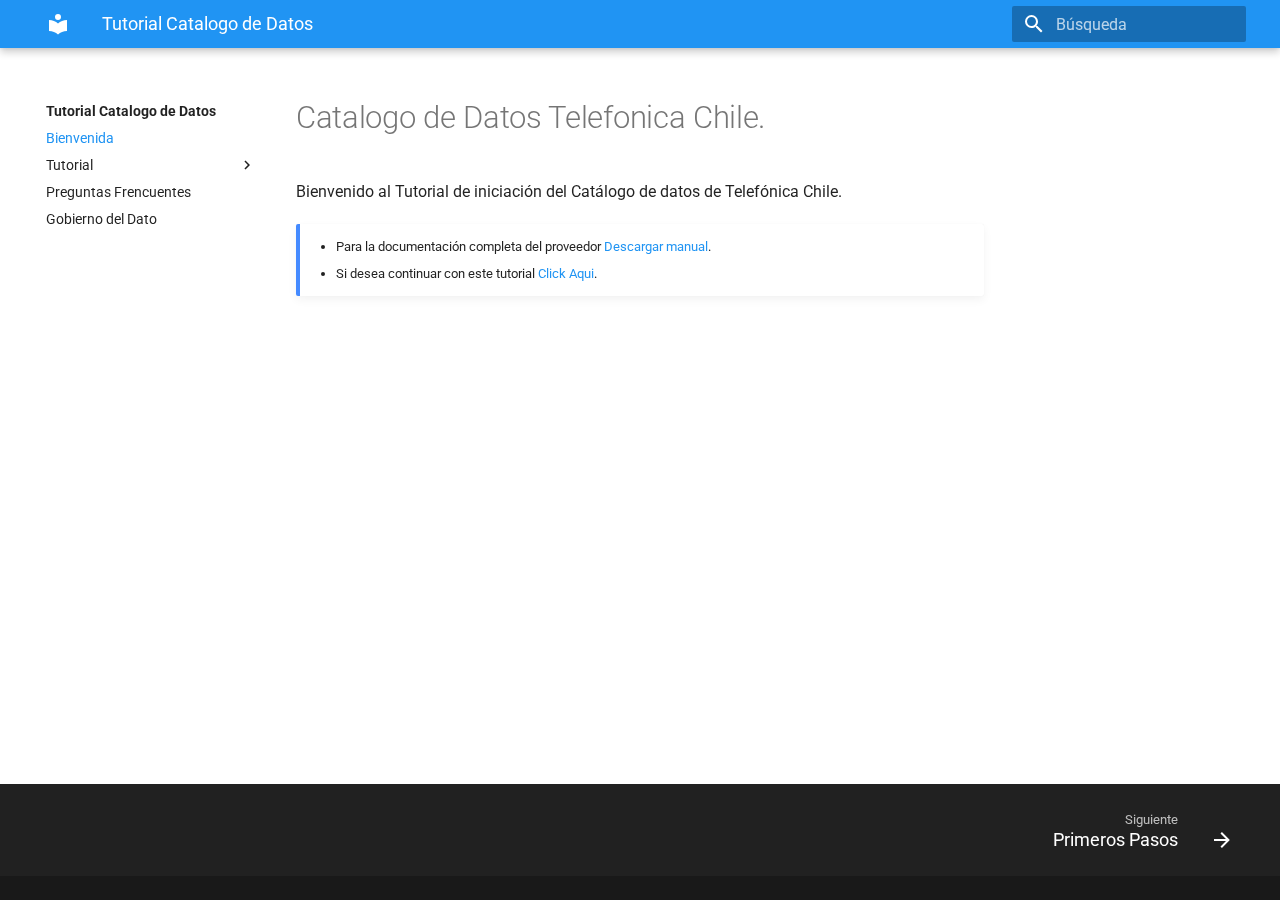
<file: index.html>
<!doctype html>
<html lang="es" class="no-js">
  <head>
    
      <meta charset="utf-8">
      <meta name="viewport" content="width=device-width,initial-scale=1">
      
      
      
      <link rel="shortcut icon" href="assets/images/favicon.png">
      <meta name="generator" content="mkdocs-1.1, mkdocs-material-5.1.1">
    
    
      
        <title>Tutorial Catalogo de Datos</title>
      
    
    
      <link rel="stylesheet" href="assets/stylesheets/main.a676eddb.min.css">
      
        <link rel="stylesheet" href="assets/stylesheets/palette.b302131d.min.css">
      
      
        
        
        <meta name="theme-color" content="#2196f3">
      
    
    
    
      
        <link href="https://fonts.gstatic.com" rel="preconnect" crossorigin>
        <link rel="stylesheet" href="https://fonts.googleapis.com/css?family=Roboto:300,400,400i,700%7CRoboto+Mono&display=fallback">
        <style>body,input{font-family:"Roboto",-apple-system,BlinkMacSystemFont,Helvetica,Arial,sans-serif}code,kbd,pre{font-family:"Roboto Mono",SFMono-Regular,Consolas,Menlo,monospace}</style>
      
    
    
    
      <link rel="stylesheet" href="stylesheets/extra.css">
    
    
      
    
    
  </head>
  
  
    
    
    <body dir="" data-md-color-primary="blue" data-md-color-accent="blue-grey">
  
    <input class="md-toggle" data-md-toggle="drawer" type="checkbox" id="__drawer" autocomplete="off">
    <input class="md-toggle" data-md-toggle="search" type="checkbox" id="__search" autocomplete="off">
    <label class="md-overlay" for="__drawer"></label>
    <div data-md-component="skip">
      
        
        <a href="#catalogo-de-datos-telefonica-chile" class="md-skip">
          Saltar a contenido
        </a>
      
    </div>
    <div data-md-component="announce">
      
    </div>
    
      <header class="md-header" data-md-component="header">
  <nav class="md-header-nav md-grid" aria-label="Cabecera">
    <a href="." title="Tutorial Catalogo de Datos" class="md-header-nav__button md-logo" aria-label="Tutorial Catalogo de Datos">
      
  
  <svg xmlns="http://www.w3.org/2000/svg" viewBox="0 0 24 24"><path d="M12,8A3,3 0 0,0 15,5A3,3 0 0,0 12,2A3,3 0 0,0 9,5A3,3 0 0,0 12,8M12,11.54C9.64,9.35 6.5,8 3,8V19C6.5,19 9.64,20.35 12,22.54C14.36,20.35 17.5,19 21,19V8C17.5,8 14.36,9.35 12,11.54Z" /></svg>

    </a>
    <label class="md-header-nav__button md-icon" for="__drawer">
      <svg xmlns="http://www.w3.org/2000/svg" viewBox="0 0 24 24"><path d="M3,6H21V8H3V6M3,11H21V13H3V11M3,16H21V18H3V16Z" /></svg>
    </label>
    <div class="md-header-nav__title" data-md-component="header-title">
      
        <div class="md-header-nav__ellipsis">
          <span class="md-header-nav__topic md-ellipsis">
            Tutorial Catalogo de Datos
          </span>
          <span class="md-header-nav__topic md-ellipsis">
            
              Bienvenida
            
          </span>
        </div>
      
    </div>
    
      <label class="md-header-nav__button md-icon" for="__search">
        <svg xmlns="http://www.w3.org/2000/svg" viewBox="0 0 24 24"><path d="M9.5,3A6.5,6.5 0 0,1 16,9.5C16,11.11 15.41,12.59 14.44,13.73L14.71,14H15.5L20.5,19L19,20.5L14,15.5V14.71L13.73,14.44C12.59,15.41 11.11,16 9.5,16A6.5,6.5 0 0,1 3,9.5A6.5,6.5 0 0,1 9.5,3M9.5,5C7,5 5,7 5,9.5C5,12 7,14 9.5,14C12,14 14,12 14,9.5C14,7 12,5 9.5,5Z" /></svg>
      </label>
      
<div class="md-search" data-md-component="search" role="dialog">
  <label class="md-search__overlay" for="__search"></label>
  <div class="md-search__inner" role="search">
    <form class="md-search__form" name="search">
      <input type="text" class="md-search__input" name="query" aria-label="Búsqueda" placeholder="Búsqueda" autocapitalize="off" autocorrect="off" autocomplete="off" spellcheck="false" data-md-component="search-query" data-md-state="active">
      <label class="md-search__icon md-icon" for="__search">
        <svg xmlns="http://www.w3.org/2000/svg" viewBox="0 0 24 24"><path d="M9.5,3A6.5,6.5 0 0,1 16,9.5C16,11.11 15.41,12.59 14.44,13.73L14.71,14H15.5L20.5,19L19,20.5L14,15.5V14.71L13.73,14.44C12.59,15.41 11.11,16 9.5,16A6.5,6.5 0 0,1 3,9.5A6.5,6.5 0 0,1 9.5,3M9.5,5C7,5 5,7 5,9.5C5,12 7,14 9.5,14C12,14 14,12 14,9.5C14,7 12,5 9.5,5Z" /></svg>
        <svg xmlns="http://www.w3.org/2000/svg" viewBox="0 0 24 24"><path d="M20,11V13H8L13.5,18.5L12.08,19.92L4.16,12L12.08,4.08L13.5,5.5L8,11H20Z" /></svg>
      </label>
      <button type="reset" class="md-search__icon md-icon" aria-label="Limpiar" data-md-component="search-reset" tabindex="-1">
        <svg xmlns="http://www.w3.org/2000/svg" viewBox="0 0 24 24"><path d="M19,6.41L17.59,5L12,10.59L6.41,5L5,6.41L10.59,12L5,17.59L6.41,19L12,13.41L17.59,19L19,17.59L13.41,12L19,6.41Z" /></svg>
      </button>
    </form>
    <div class="md-search__output">
      <div class="md-search__scrollwrap" data-md-scrollfix>
        <div class="md-search-result" data-md-component="search-result">
          <div class="md-search-result__meta">
            Teclee para comenzar búsqueda
          </div>
          <ol class="md-search-result__list"></ol>
        </div>
      </div>
    </div>
  </div>
</div>
    
    
  </nav>
</header>
    
    <div class="md-container" data-md-component="container">
      
        
      
      
        
      
      <main class="md-main" data-md-component="main">
        <div class="md-main__inner md-grid">
          
            
              <div class="md-sidebar md-sidebar--primary" data-md-component="navigation">
                <div class="md-sidebar__scrollwrap">
                  <div class="md-sidebar__inner">
                    <nav class="md-nav md-nav--primary" aria-label="Navegación" data-md-level="0">
  <label class="md-nav__title" for="__drawer">
    <a href="." title="Tutorial Catalogo de Datos" class="md-nav__button md-logo" aria-label="Tutorial Catalogo de Datos">
      
  
  <svg xmlns="http://www.w3.org/2000/svg" viewBox="0 0 24 24"><path d="M12,8A3,3 0 0,0 15,5A3,3 0 0,0 12,2A3,3 0 0,0 9,5A3,3 0 0,0 12,8M12,11.54C9.64,9.35 6.5,8 3,8V19C6.5,19 9.64,20.35 12,22.54C14.36,20.35 17.5,19 21,19V8C17.5,8 14.36,9.35 12,11.54Z" /></svg>

    </a>
    Tutorial Catalogo de Datos
  </label>
  
  <ul class="md-nav__list" data-md-scrollfix>
    
      
      
      

  


  <li class="md-nav__item md-nav__item--active">
    
    <input class="md-nav__toggle md-toggle" data-md-toggle="toc" type="checkbox" id="__toc">
    
      
    
    
    <a href="." title="Bienvenida" class="md-nav__link md-nav__link--active">
      Bienvenida
    </a>
    
  </li>

    
      
      
      


  <li class="md-nav__item md-nav__item--nested">
    
      <input class="md-nav__toggle md-toggle" data-md-toggle="nav-2" type="checkbox" id="nav-2">
    
    <label class="md-nav__link" for="nav-2">
      Tutorial
      <span class="md-nav__icon md-icon">
        <svg xmlns="http://www.w3.org/2000/svg" viewBox="0 0 24 24"><path d="M8.59,16.58L13.17,12L8.59,7.41L10,6L16,12L10,18L8.59,16.58Z" /></svg>
      </span>
    </label>
    <nav class="md-nav" aria-label="Tutorial" data-md-level="1">
      <label class="md-nav__title" for="nav-2">
        <span class="md-nav__icon md-icon">
          <svg xmlns="http://www.w3.org/2000/svg" viewBox="0 0 24 24"><path d="M20,11V13H8L13.5,18.5L12.08,19.92L4.16,12L12.08,4.08L13.5,5.5L8,11H20Z" /></svg>
        </span>
        Tutorial
      </label>
      <ul class="md-nav__list" data-md-scrollfix>
        
        
          
          
          


  <li class="md-nav__item">
    <a href="tuto-firts-steps/" title="Primeros Pasos" class="md-nav__link">
      Primeros Pasos
    </a>
  </li>

        
          
          
          


  <li class="md-nav__item">
    <a href="tuto-facets/" title="Objetos" class="md-nav__link">
      Objetos
    </a>
  </li>

        
          
          
          


  <li class="md-nav__item">
    <a href="tuto-searchs/" title="Busqueda" class="md-nav__link">
      Busqueda
    </a>
  </li>

        
      </ul>
    </nav>
  </li>

    
      
      
      


  <li class="md-nav__item">
    <a href="faqs/" title="Preguntas Frencuentes" class="md-nav__link">
      Preguntas Frencuentes
    </a>
  </li>

    
      
      
      


  <li class="md-nav__item">
    <a href="dgo/" title="Gobierno del Dato" class="md-nav__link">
      Gobierno del Dato
    </a>
  </li>

    
  </ul>
</nav>
                  </div>
                </div>
              </div>
            
            
              <div class="md-sidebar md-sidebar--secondary" data-md-component="toc">
                <div class="md-sidebar__scrollwrap">
                  <div class="md-sidebar__inner">
                    
<nav class="md-nav md-nav--secondary" aria-label="Tabla de contenidos">
  
  
    
  
  
</nav>
                  </div>
                </div>
              </div>
            
          
          <div class="md-content">
            <article class="md-content__inner md-typeset">
              
                
                
                  
                
                
                <h1 id="catalogo-de-datos-telefonica-chile">Catalogo de Datos Telefonica Chile.</h1>
<p>Bienvenido al Tutorial de iniciación del Catálogo de datos de Telefónica Chile.</p>
<div class="admonition note">
<ul>
<li>Para la documentación completa del proveedor 
<a href="https://kb.informatica.com/whitepapers/4/Documents/Informatica%20Axon%20-%20Data%20Governance%20Playbook%20(Rev%201.1).pdf">Descargar manual</a>.</li>
<li>Si desea continuar con este tutorial 
<a href="/tuto-firts-steps/">Click Aqui</a>.</li>
</ul>
</div>
                
              
              
                


              
            </article>
          </div>
        </div>
      </main>
      
        
<footer class="md-footer">
  
    <div class="md-footer-nav">
      <nav class="md-footer-nav__inner md-grid" aria-label="Pie">
        
        
          <a href="tuto-firts-steps/" title="Primeros Pasos" class="md-footer-nav__link md-footer-nav__link--next" rel="next">
            <div class="md-footer-nav__title">
              <div class="md-ellipsis">
                <span class="md-footer-nav__direction">
                  Siguiente
                </span>
                Primeros Pasos
              </div>
            </div>
            <div class="md-footer-nav__button md-icon">
              <svg xmlns="http://www.w3.org/2000/svg" viewBox="0 0 24 24"><path d="M4,11V13H16L10.5,18.5L11.92,19.92L19.84,12L11.92,4.08L10.5,5.5L16,11H4Z" /></svg>
            </div>
          </a>
        
      </nav>
    </div>
  
  <div class="md-footer-meta md-typeset">
    <div class="md-footer-meta__inner md-grid">
      <div class="md-footer-copyright">
        
        <!--
		Made with
        <a href="https://squidfunk.github.io/mkdocs-material/" target="_blank" rel="noopener">
          Material for MkDocs
        </a>
      </div>
	  -->
      
    </div>
  </div>
</footer>
      
    </div>
    
      <script src="assets/javascripts/vendor.c51dfa35.min.js"></script>
      <script src="assets/javascripts/bundle.eaaa3931.min.js"></script><script id="__lang" type="application/json">{"clipboard.copy": "Copiar al portapapeles", "clipboard.copied": "Copiado al portapapeles", "search.config.lang": "es", "search.config.pipeline": "", "search.config.separator": "", "search.result.placeholder": "Teclee para comenzar b\u00fasqueda", "search.result.none": "No se encontraron documentos", "search.result.one": "1 documento encontrado", "search.result.other": "# documentos encontrados"}</script>
      
      <script>
        app = initialize({
          base: ".",
          features: [],
          search: Object.assign({
            worker: "assets/javascripts/worker/search.58d22e8e.min.js"
          }, typeof search !== "undefined" && search)
        })
      </script>
      
    
  </body>
</html>
</file>
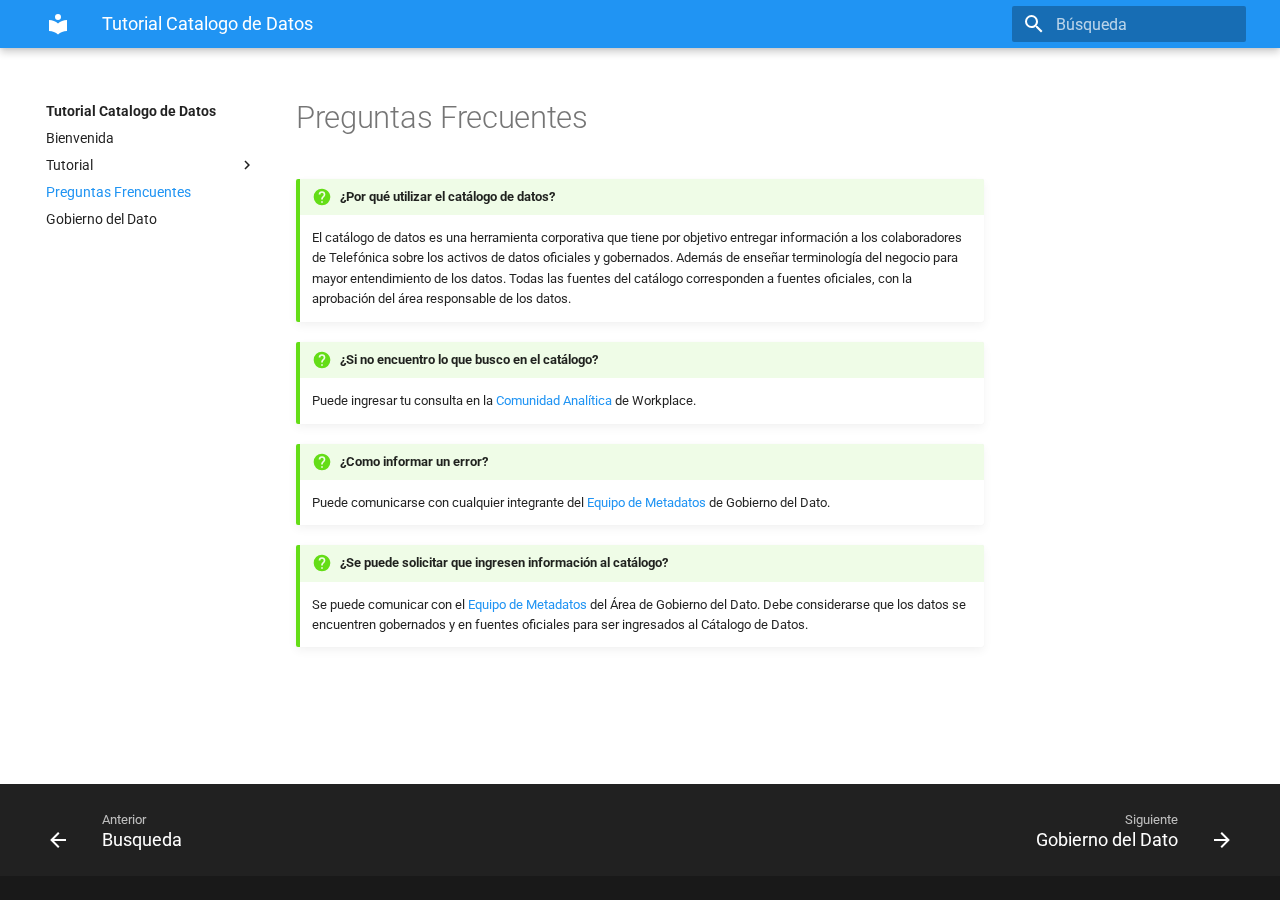
<file: faqs/index.html>
<!doctype html>
<html lang="es" class="no-js">
  <head>
    
      <meta charset="utf-8">
      <meta name="viewport" content="width=device-width,initial-scale=1">
      
      
      
      <link rel="shortcut icon" href="../assets/images/favicon.png">
      <meta name="generator" content="mkdocs-1.1, mkdocs-material-5.1.1">
    
    
      
        <title>Preguntas Frencuentes - Tutorial Catalogo de Datos</title>
      
    
    
      <link rel="stylesheet" href="../assets/stylesheets/main.a676eddb.min.css">
      
        <link rel="stylesheet" href="../assets/stylesheets/palette.b302131d.min.css">
      
      
        
        
        <meta name="theme-color" content="#2196f3">
      
    
    
    
      
        <link href="https://fonts.gstatic.com" rel="preconnect" crossorigin>
        <link rel="stylesheet" href="https://fonts.googleapis.com/css?family=Roboto:300,400,400i,700%7CRoboto+Mono&display=fallback">
        <style>body,input{font-family:"Roboto",-apple-system,BlinkMacSystemFont,Helvetica,Arial,sans-serif}code,kbd,pre{font-family:"Roboto Mono",SFMono-Regular,Consolas,Menlo,monospace}</style>
      
    
    
    
      <link rel="stylesheet" href="../stylesheets/extra.css">
    
    
      
    
    
  </head>
  
  
    
    
    <body dir="" data-md-color-primary="blue" data-md-color-accent="blue-grey">
  
    <input class="md-toggle" data-md-toggle="drawer" type="checkbox" id="__drawer" autocomplete="off">
    <input class="md-toggle" data-md-toggle="search" type="checkbox" id="__search" autocomplete="off">
    <label class="md-overlay" for="__drawer"></label>
    <div data-md-component="skip">
      
        
        <a href="#preguntas-frecuentes" class="md-skip">
          Saltar a contenido
        </a>
      
    </div>
    <div data-md-component="announce">
      
    </div>
    
      <header class="md-header" data-md-component="header">
  <nav class="md-header-nav md-grid" aria-label="Cabecera">
    <a href=".." title="Tutorial Catalogo de Datos" class="md-header-nav__button md-logo" aria-label="Tutorial Catalogo de Datos">
      
  
  <svg xmlns="http://www.w3.org/2000/svg" viewBox="0 0 24 24"><path d="M12,8A3,3 0 0,0 15,5A3,3 0 0,0 12,2A3,3 0 0,0 9,5A3,3 0 0,0 12,8M12,11.54C9.64,9.35 6.5,8 3,8V19C6.5,19 9.64,20.35 12,22.54C14.36,20.35 17.5,19 21,19V8C17.5,8 14.36,9.35 12,11.54Z" /></svg>

    </a>
    <label class="md-header-nav__button md-icon" for="__drawer">
      <svg xmlns="http://www.w3.org/2000/svg" viewBox="0 0 24 24"><path d="M3,6H21V8H3V6M3,11H21V13H3V11M3,16H21V18H3V16Z" /></svg>
    </label>
    <div class="md-header-nav__title" data-md-component="header-title">
      
        <div class="md-header-nav__ellipsis">
          <span class="md-header-nav__topic md-ellipsis">
            Tutorial Catalogo de Datos
          </span>
          <span class="md-header-nav__topic md-ellipsis">
            
              Preguntas Frencuentes
            
          </span>
        </div>
      
    </div>
    
      <label class="md-header-nav__button md-icon" for="__search">
        <svg xmlns="http://www.w3.org/2000/svg" viewBox="0 0 24 24"><path d="M9.5,3A6.5,6.5 0 0,1 16,9.5C16,11.11 15.41,12.59 14.44,13.73L14.71,14H15.5L20.5,19L19,20.5L14,15.5V14.71L13.73,14.44C12.59,15.41 11.11,16 9.5,16A6.5,6.5 0 0,1 3,9.5A6.5,6.5 0 0,1 9.5,3M9.5,5C7,5 5,7 5,9.5C5,12 7,14 9.5,14C12,14 14,12 14,9.5C14,7 12,5 9.5,5Z" /></svg>
      </label>
      
<div class="md-search" data-md-component="search" role="dialog">
  <label class="md-search__overlay" for="__search"></label>
  <div class="md-search__inner" role="search">
    <form class="md-search__form" name="search">
      <input type="text" class="md-search__input" name="query" aria-label="Búsqueda" placeholder="Búsqueda" autocapitalize="off" autocorrect="off" autocomplete="off" spellcheck="false" data-md-component="search-query" data-md-state="active">
      <label class="md-search__icon md-icon" for="__search">
        <svg xmlns="http://www.w3.org/2000/svg" viewBox="0 0 24 24"><path d="M9.5,3A6.5,6.5 0 0,1 16,9.5C16,11.11 15.41,12.59 14.44,13.73L14.71,14H15.5L20.5,19L19,20.5L14,15.5V14.71L13.73,14.44C12.59,15.41 11.11,16 9.5,16A6.5,6.5 0 0,1 3,9.5A6.5,6.5 0 0,1 9.5,3M9.5,5C7,5 5,7 5,9.5C5,12 7,14 9.5,14C12,14 14,12 14,9.5C14,7 12,5 9.5,5Z" /></svg>
        <svg xmlns="http://www.w3.org/2000/svg" viewBox="0 0 24 24"><path d="M20,11V13H8L13.5,18.5L12.08,19.92L4.16,12L12.08,4.08L13.5,5.5L8,11H20Z" /></svg>
      </label>
      <button type="reset" class="md-search__icon md-icon" aria-label="Limpiar" data-md-component="search-reset" tabindex="-1">
        <svg xmlns="http://www.w3.org/2000/svg" viewBox="0 0 24 24"><path d="M19,6.41L17.59,5L12,10.59L6.41,5L5,6.41L10.59,12L5,17.59L6.41,19L12,13.41L17.59,19L19,17.59L13.41,12L19,6.41Z" /></svg>
      </button>
    </form>
    <div class="md-search__output">
      <div class="md-search__scrollwrap" data-md-scrollfix>
        <div class="md-search-result" data-md-component="search-result">
          <div class="md-search-result__meta">
            Teclee para comenzar búsqueda
          </div>
          <ol class="md-search-result__list"></ol>
        </div>
      </div>
    </div>
  </div>
</div>
    
    
  </nav>
</header>
    
    <div class="md-container" data-md-component="container">
      
        
      
      
        
      
      <main class="md-main" data-md-component="main">
        <div class="md-main__inner md-grid">
          
            
              <div class="md-sidebar md-sidebar--primary" data-md-component="navigation">
                <div class="md-sidebar__scrollwrap">
                  <div class="md-sidebar__inner">
                    <nav class="md-nav md-nav--primary" aria-label="Navegación" data-md-level="0">
  <label class="md-nav__title" for="__drawer">
    <a href=".." title="Tutorial Catalogo de Datos" class="md-nav__button md-logo" aria-label="Tutorial Catalogo de Datos">
      
  
  <svg xmlns="http://www.w3.org/2000/svg" viewBox="0 0 24 24"><path d="M12,8A3,3 0 0,0 15,5A3,3 0 0,0 12,2A3,3 0 0,0 9,5A3,3 0 0,0 12,8M12,11.54C9.64,9.35 6.5,8 3,8V19C6.5,19 9.64,20.35 12,22.54C14.36,20.35 17.5,19 21,19V8C17.5,8 14.36,9.35 12,11.54Z" /></svg>

    </a>
    Tutorial Catalogo de Datos
  </label>
  
  <ul class="md-nav__list" data-md-scrollfix>
    
      
      
      


  <li class="md-nav__item">
    <a href=".." title="Bienvenida" class="md-nav__link">
      Bienvenida
    </a>
  </li>

    
      
      
      


  <li class="md-nav__item md-nav__item--nested">
    
      <input class="md-nav__toggle md-toggle" data-md-toggle="nav-2" type="checkbox" id="nav-2">
    
    <label class="md-nav__link" for="nav-2">
      Tutorial
      <span class="md-nav__icon md-icon">
        <svg xmlns="http://www.w3.org/2000/svg" viewBox="0 0 24 24"><path d="M8.59,16.58L13.17,12L8.59,7.41L10,6L16,12L10,18L8.59,16.58Z" /></svg>
      </span>
    </label>
    <nav class="md-nav" aria-label="Tutorial" data-md-level="1">
      <label class="md-nav__title" for="nav-2">
        <span class="md-nav__icon md-icon">
          <svg xmlns="http://www.w3.org/2000/svg" viewBox="0 0 24 24"><path d="M20,11V13H8L13.5,18.5L12.08,19.92L4.16,12L12.08,4.08L13.5,5.5L8,11H20Z" /></svg>
        </span>
        Tutorial
      </label>
      <ul class="md-nav__list" data-md-scrollfix>
        
        
          
          
          


  <li class="md-nav__item">
    <a href="../tuto-firts-steps/" title="Primeros Pasos" class="md-nav__link">
      Primeros Pasos
    </a>
  </li>

        
          
          
          


  <li class="md-nav__item">
    <a href="../tuto-facets/" title="Objetos" class="md-nav__link">
      Objetos
    </a>
  </li>

        
          
          
          


  <li class="md-nav__item">
    <a href="../tuto-searchs/" title="Busqueda" class="md-nav__link">
      Busqueda
    </a>
  </li>

        
      </ul>
    </nav>
  </li>

    
      
      
      

  


  <li class="md-nav__item md-nav__item--active">
    
    <input class="md-nav__toggle md-toggle" data-md-toggle="toc" type="checkbox" id="__toc">
    
      
    
    
    <a href="./" title="Preguntas Frencuentes" class="md-nav__link md-nav__link--active">
      Preguntas Frencuentes
    </a>
    
  </li>

    
      
      
      


  <li class="md-nav__item">
    <a href="../dgo/" title="Gobierno del Dato" class="md-nav__link">
      Gobierno del Dato
    </a>
  </li>

    
  </ul>
</nav>
                  </div>
                </div>
              </div>
            
            
              <div class="md-sidebar md-sidebar--secondary" data-md-component="toc">
                <div class="md-sidebar__scrollwrap">
                  <div class="md-sidebar__inner">
                    
<nav class="md-nav md-nav--secondary" aria-label="Tabla de contenidos">
  
  
    
  
  
</nav>
                  </div>
                </div>
              </div>
            
          
          <div class="md-content">
            <article class="md-content__inner md-typeset">
              
                
                
                  
                
                
                <h1 id="preguntas-frecuentes">Preguntas Frecuentes</h1>
<div class="admonition faq">
<p class="admonition-title">¿Por qué utilizar el catálogo de datos?</p>
<p>El catálogo de datos es una herramienta corporativa que tiene por objetivo entregar información
a los colaboradores de Telefónica sobre los activos de datos oficiales y gobernados. Además de enseñar 
terminología del negocio para mayor entendimiento de los datos. Todas las fuentes del catálogo corresponden a fuentes oficiales, con la aprobación del área responsable 
de los datos.</p>
</div>
<div class="admonition faq">
<p class="admonition-title">¿Si no encuentro lo que busco en el catálogo?</p>
<p>Puede ingresar tu consulta en la <a href="https://telefonica.workplace.com/groups/514364672521864/">Comunidad Analítica</a> de Workplace.</p>
</div>
<div class="admonition faq">
<p class="admonition-title">¿Como informar un error?</p>
<p>Puede comunicarse con cualquier integrante del <a href="/dgo/#equipos-de-gobierno-del-dato">Equipo de Metadatos</a> de Gobierno del Dato.</p>
</div>
<div class="admonition faq">
<p class="admonition-title">¿Se puede solicitar que ingresen información al catálogo?</p>
<p>Se puede comunicar con el <a href="/dgo/#equipos-de-gobierno-del-dato">Equipo de Metadatos</a> del Área de Gobierno del Dato.
Debe considerarse que los datos se encuentren gobernados y en fuentes oficiales para ser ingresados al Cátalogo de Datos.</p>
</div>
                
              
              
                


              
            </article>
          </div>
        </div>
      </main>
      
        
<footer class="md-footer">
  
    <div class="md-footer-nav">
      <nav class="md-footer-nav__inner md-grid" aria-label="Pie">
        
          <a href="../tuto-searchs/" title="Busqueda" class="md-footer-nav__link md-footer-nav__link--prev" rel="prev">
            <div class="md-footer-nav__button md-icon">
              <svg xmlns="http://www.w3.org/2000/svg" viewBox="0 0 24 24"><path d="M20,11V13H8L13.5,18.5L12.08,19.92L4.16,12L12.08,4.08L13.5,5.5L8,11H20Z" /></svg>
            </div>
            <div class="md-footer-nav__title">
              <div class="md-ellipsis">
                <span class="md-footer-nav__direction">
                  Anterior
                </span>
                Busqueda
              </div>
            </div>
          </a>
        
        
          <a href="../dgo/" title="Gobierno del Dato" class="md-footer-nav__link md-footer-nav__link--next" rel="next">
            <div class="md-footer-nav__title">
              <div class="md-ellipsis">
                <span class="md-footer-nav__direction">
                  Siguiente
                </span>
                Gobierno del Dato
              </div>
            </div>
            <div class="md-footer-nav__button md-icon">
              <svg xmlns="http://www.w3.org/2000/svg" viewBox="0 0 24 24"><path d="M4,11V13H16L10.5,18.5L11.92,19.92L19.84,12L11.92,4.08L10.5,5.5L16,11H4Z" /></svg>
            </div>
          </a>
        
      </nav>
    </div>
  
  <div class="md-footer-meta md-typeset">
    <div class="md-footer-meta__inner md-grid">
      <div class="md-footer-copyright">
        
        <!--
		Made with
        <a href="https://squidfunk.github.io/mkdocs-material/" target="_blank" rel="noopener">
          Material for MkDocs
        </a>
      </div>
	  -->
      
    </div>
  </div>
</footer>
      
    </div>
    
      <script src="../assets/javascripts/vendor.c51dfa35.min.js"></script>
      <script src="../assets/javascripts/bundle.eaaa3931.min.js"></script><script id="__lang" type="application/json">{"clipboard.copy": "Copiar al portapapeles", "clipboard.copied": "Copiado al portapapeles", "search.config.lang": "es", "search.config.pipeline": "", "search.config.separator": "", "search.result.placeholder": "Teclee para comenzar b\u00fasqueda", "search.result.none": "No se encontraron documentos", "search.result.one": "1 documento encontrado", "search.result.other": "# documentos encontrados"}</script>
      
      <script>
        app = initialize({
          base: "..",
          features: [],
          search: Object.assign({
            worker: "../assets/javascripts/worker/search.58d22e8e.min.js"
          }, typeof search !== "undefined" && search)
        })
      </script>
      
    
  </body>
</html>
</file>
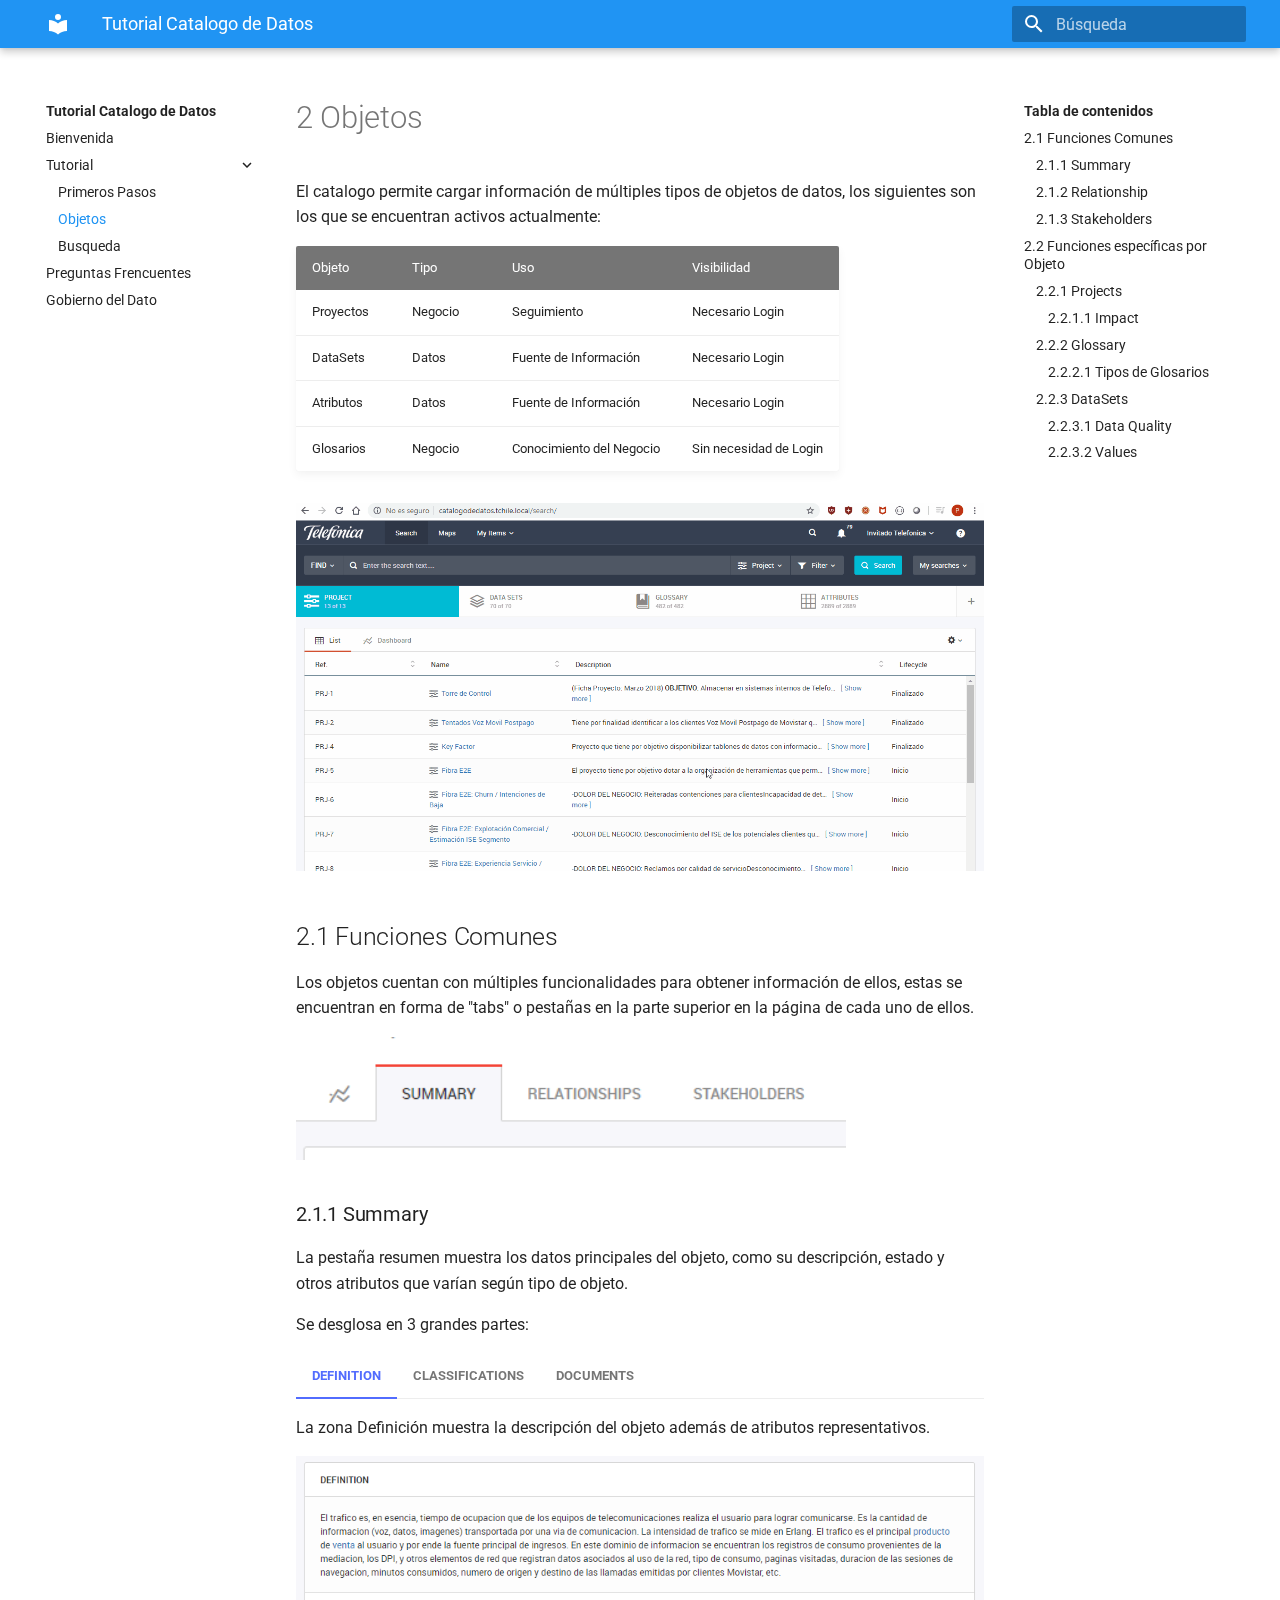
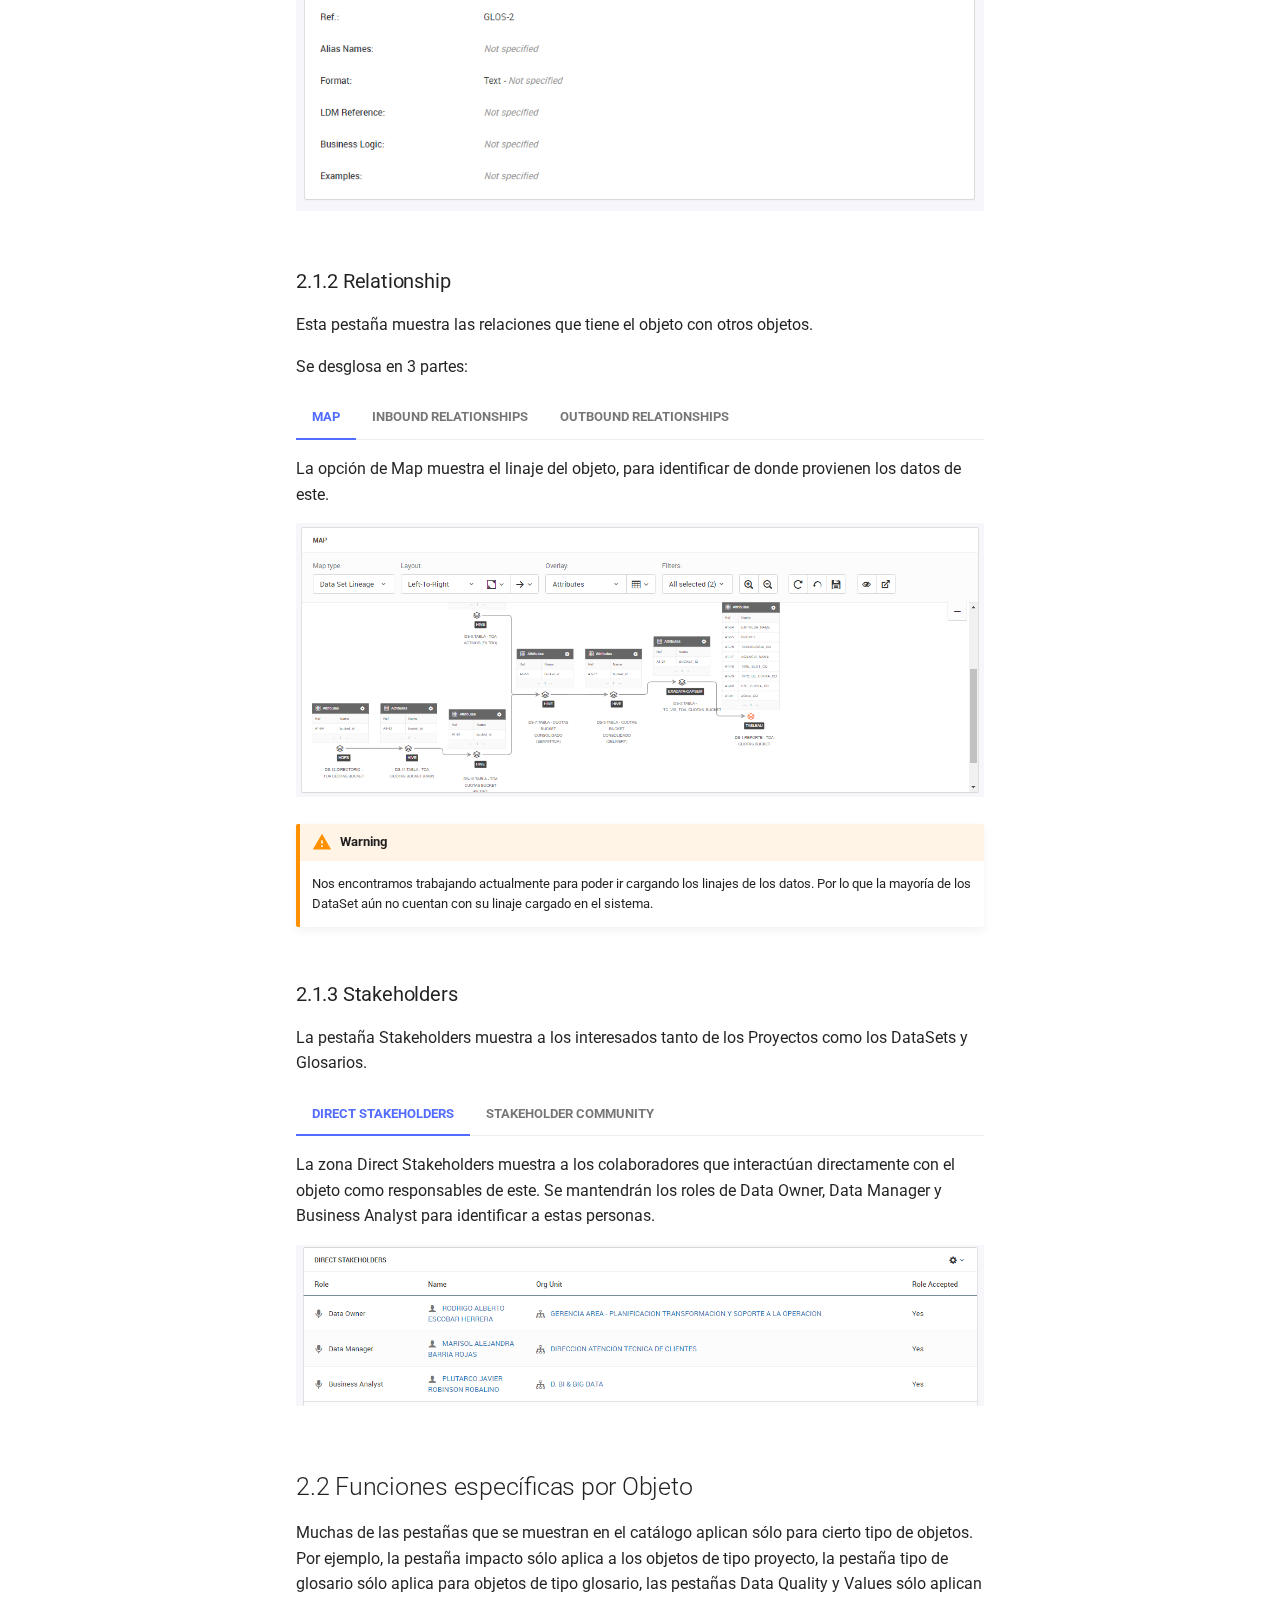
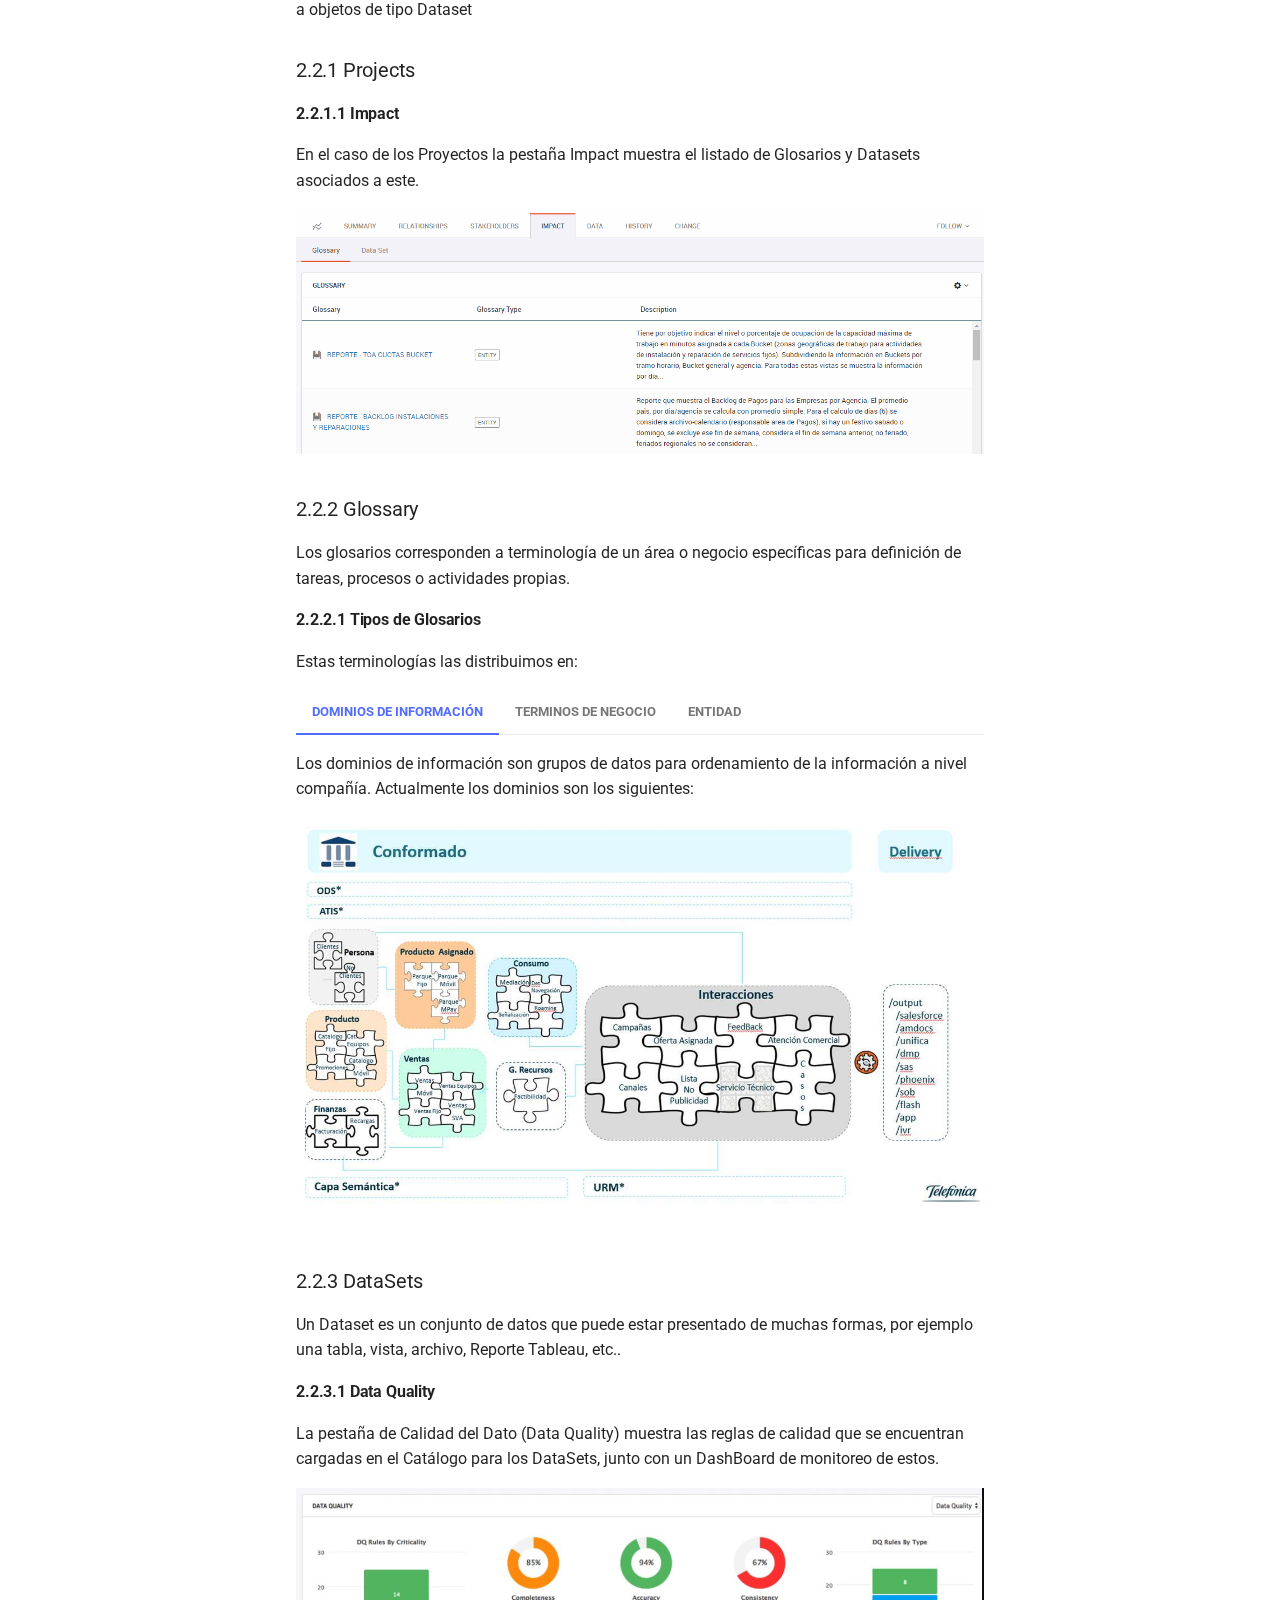
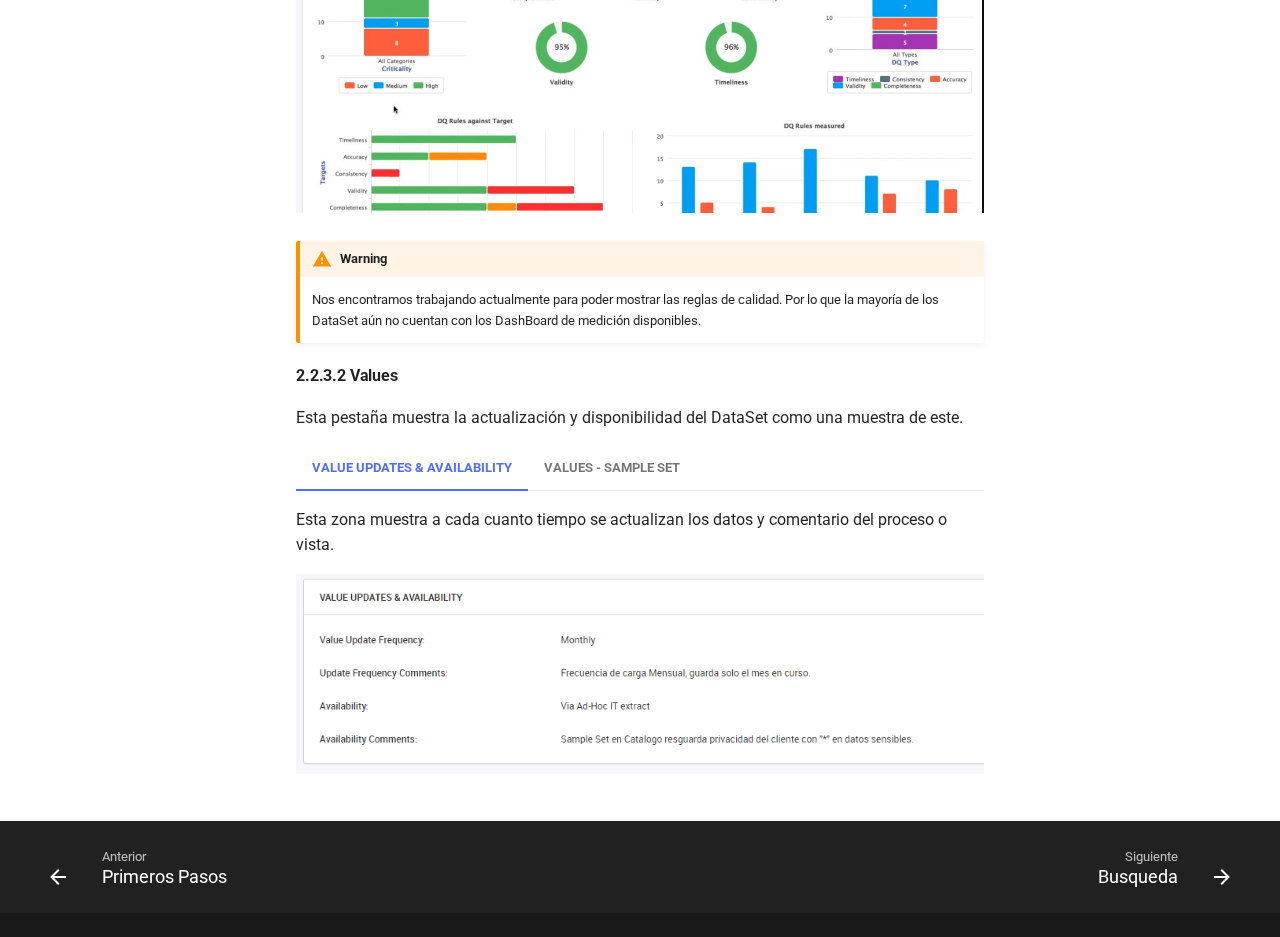
<file: tuto-facets/index.html>
<!doctype html>
<html lang="es" class="no-js">
  <head>
    
      <meta charset="utf-8">
      <meta name="viewport" content="width=device-width,initial-scale=1">
      
      
      
      <link rel="shortcut icon" href="../assets/images/favicon.png">
      <meta name="generator" content="mkdocs-1.1, mkdocs-material-5.1.1">
    
    
      
        <title>Objetos - Tutorial Catalogo de Datos</title>
      
    
    
      <link rel="stylesheet" href="../assets/stylesheets/main.a676eddb.min.css">
      
        <link rel="stylesheet" href="../assets/stylesheets/palette.b302131d.min.css">
      
      
        
        
        <meta name="theme-color" content="#2196f3">
      
    
    
    
      
        <link href="https://fonts.gstatic.com" rel="preconnect" crossorigin>
        <link rel="stylesheet" href="https://fonts.googleapis.com/css?family=Roboto:300,400,400i,700%7CRoboto+Mono&display=fallback">
        <style>body,input{font-family:"Roboto",-apple-system,BlinkMacSystemFont,Helvetica,Arial,sans-serif}code,kbd,pre{font-family:"Roboto Mono",SFMono-Regular,Consolas,Menlo,monospace}</style>
      
    
    
    
      <link rel="stylesheet" href="../stylesheets/extra.css">
    
    
      
    
    
  </head>
  
  
    
    
    <body dir="" data-md-color-primary="blue" data-md-color-accent="blue-grey">
  
    <input class="md-toggle" data-md-toggle="drawer" type="checkbox" id="__drawer" autocomplete="off">
    <input class="md-toggle" data-md-toggle="search" type="checkbox" id="__search" autocomplete="off">
    <label class="md-overlay" for="__drawer"></label>
    <div data-md-component="skip">
      
        
        <a href="#2-objetos" class="md-skip">
          Saltar a contenido
        </a>
      
    </div>
    <div data-md-component="announce">
      
    </div>
    
      <header class="md-header" data-md-component="header">
  <nav class="md-header-nav md-grid" aria-label="Cabecera">
    <a href=".." title="Tutorial Catalogo de Datos" class="md-header-nav__button md-logo" aria-label="Tutorial Catalogo de Datos">
      
  
  <svg xmlns="http://www.w3.org/2000/svg" viewBox="0 0 24 24"><path d="M12,8A3,3 0 0,0 15,5A3,3 0 0,0 12,2A3,3 0 0,0 9,5A3,3 0 0,0 12,8M12,11.54C9.64,9.35 6.5,8 3,8V19C6.5,19 9.64,20.35 12,22.54C14.36,20.35 17.5,19 21,19V8C17.5,8 14.36,9.35 12,11.54Z" /></svg>

    </a>
    <label class="md-header-nav__button md-icon" for="__drawer">
      <svg xmlns="http://www.w3.org/2000/svg" viewBox="0 0 24 24"><path d="M3,6H21V8H3V6M3,11H21V13H3V11M3,16H21V18H3V16Z" /></svg>
    </label>
    <div class="md-header-nav__title" data-md-component="header-title">
      
        <div class="md-header-nav__ellipsis">
          <span class="md-header-nav__topic md-ellipsis">
            Tutorial Catalogo de Datos
          </span>
          <span class="md-header-nav__topic md-ellipsis">
            
              Objetos
            
          </span>
        </div>
      
    </div>
    
      <label class="md-header-nav__button md-icon" for="__search">
        <svg xmlns="http://www.w3.org/2000/svg" viewBox="0 0 24 24"><path d="M9.5,3A6.5,6.5 0 0,1 16,9.5C16,11.11 15.41,12.59 14.44,13.73L14.71,14H15.5L20.5,19L19,20.5L14,15.5V14.71L13.73,14.44C12.59,15.41 11.11,16 9.5,16A6.5,6.5 0 0,1 3,9.5A6.5,6.5 0 0,1 9.5,3M9.5,5C7,5 5,7 5,9.5C5,12 7,14 9.5,14C12,14 14,12 14,9.5C14,7 12,5 9.5,5Z" /></svg>
      </label>
      
<div class="md-search" data-md-component="search" role="dialog">
  <label class="md-search__overlay" for="__search"></label>
  <div class="md-search__inner" role="search">
    <form class="md-search__form" name="search">
      <input type="text" class="md-search__input" name="query" aria-label="Búsqueda" placeholder="Búsqueda" autocapitalize="off" autocorrect="off" autocomplete="off" spellcheck="false" data-md-component="search-query" data-md-state="active">
      <label class="md-search__icon md-icon" for="__search">
        <svg xmlns="http://www.w3.org/2000/svg" viewBox="0 0 24 24"><path d="M9.5,3A6.5,6.5 0 0,1 16,9.5C16,11.11 15.41,12.59 14.44,13.73L14.71,14H15.5L20.5,19L19,20.5L14,15.5V14.71L13.73,14.44C12.59,15.41 11.11,16 9.5,16A6.5,6.5 0 0,1 3,9.5A6.5,6.5 0 0,1 9.5,3M9.5,5C7,5 5,7 5,9.5C5,12 7,14 9.5,14C12,14 14,12 14,9.5C14,7 12,5 9.5,5Z" /></svg>
        <svg xmlns="http://www.w3.org/2000/svg" viewBox="0 0 24 24"><path d="M20,11V13H8L13.5,18.5L12.08,19.92L4.16,12L12.08,4.08L13.5,5.5L8,11H20Z" /></svg>
      </label>
      <button type="reset" class="md-search__icon md-icon" aria-label="Limpiar" data-md-component="search-reset" tabindex="-1">
        <svg xmlns="http://www.w3.org/2000/svg" viewBox="0 0 24 24"><path d="M19,6.41L17.59,5L12,10.59L6.41,5L5,6.41L10.59,12L5,17.59L6.41,19L12,13.41L17.59,19L19,17.59L13.41,12L19,6.41Z" /></svg>
      </button>
    </form>
    <div class="md-search__output">
      <div class="md-search__scrollwrap" data-md-scrollfix>
        <div class="md-search-result" data-md-component="search-result">
          <div class="md-search-result__meta">
            Teclee para comenzar búsqueda
          </div>
          <ol class="md-search-result__list"></ol>
        </div>
      </div>
    </div>
  </div>
</div>
    
    
  </nav>
</header>
    
    <div class="md-container" data-md-component="container">
      
        
      
      
        
      
      <main class="md-main" data-md-component="main">
        <div class="md-main__inner md-grid">
          
            
              <div class="md-sidebar md-sidebar--primary" data-md-component="navigation">
                <div class="md-sidebar__scrollwrap">
                  <div class="md-sidebar__inner">
                    <nav class="md-nav md-nav--primary" aria-label="Navegación" data-md-level="0">
  <label class="md-nav__title" for="__drawer">
    <a href=".." title="Tutorial Catalogo de Datos" class="md-nav__button md-logo" aria-label="Tutorial Catalogo de Datos">
      
  
  <svg xmlns="http://www.w3.org/2000/svg" viewBox="0 0 24 24"><path d="M12,8A3,3 0 0,0 15,5A3,3 0 0,0 12,2A3,3 0 0,0 9,5A3,3 0 0,0 12,8M12,11.54C9.64,9.35 6.5,8 3,8V19C6.5,19 9.64,20.35 12,22.54C14.36,20.35 17.5,19 21,19V8C17.5,8 14.36,9.35 12,11.54Z" /></svg>

    </a>
    Tutorial Catalogo de Datos
  </label>
  
  <ul class="md-nav__list" data-md-scrollfix>
    
      
      
      


  <li class="md-nav__item">
    <a href=".." title="Bienvenida" class="md-nav__link">
      Bienvenida
    </a>
  </li>

    
      
      
      

  


  <li class="md-nav__item md-nav__item--active md-nav__item--nested">
    
      <input class="md-nav__toggle md-toggle" data-md-toggle="nav-2" type="checkbox" id="nav-2" checked>
    
    <label class="md-nav__link" for="nav-2">
      Tutorial
      <span class="md-nav__icon md-icon">
        <svg xmlns="http://www.w3.org/2000/svg" viewBox="0 0 24 24"><path d="M8.59,16.58L13.17,12L8.59,7.41L10,6L16,12L10,18L8.59,16.58Z" /></svg>
      </span>
    </label>
    <nav class="md-nav" aria-label="Tutorial" data-md-level="1">
      <label class="md-nav__title" for="nav-2">
        <span class="md-nav__icon md-icon">
          <svg xmlns="http://www.w3.org/2000/svg" viewBox="0 0 24 24"><path d="M20,11V13H8L13.5,18.5L12.08,19.92L4.16,12L12.08,4.08L13.5,5.5L8,11H20Z" /></svg>
        </span>
        Tutorial
      </label>
      <ul class="md-nav__list" data-md-scrollfix>
        
        
          
          
          


  <li class="md-nav__item">
    <a href="../tuto-firts-steps/" title="Primeros Pasos" class="md-nav__link">
      Primeros Pasos
    </a>
  </li>

        
          
          
          

  


  <li class="md-nav__item md-nav__item--active">
    
    <input class="md-nav__toggle md-toggle" data-md-toggle="toc" type="checkbox" id="__toc">
    
      
    
    
      <label class="md-nav__link md-nav__link--active" for="__toc">
        Objetos
        <span class="md-nav__icon md-icon">
          <svg xmlns="http://www.w3.org/2000/svg" viewBox="0 0 24 24"><path d="M3,9H17V7H3V9M3,13H17V11H3V13M3,17H17V15H3V17M19,17H21V15H19V17M19,7V9H21V7H19M19,13H21V11H19V13Z" /></svg>
        </span>
      </label>
    
    <a href="./" title="Objetos" class="md-nav__link md-nav__link--active">
      Objetos
    </a>
    
      
<nav class="md-nav md-nav--secondary" aria-label="Tabla de contenidos">
  
  
    
  
  
    <label class="md-nav__title" for="__toc">
      <span class="md-nav__icon md-icon">
        <svg xmlns="http://www.w3.org/2000/svg" viewBox="0 0 24 24"><path d="M20,11V13H8L13.5,18.5L12.08,19.92L4.16,12L12.08,4.08L13.5,5.5L8,11H20Z" /></svg>
      </span>
      Tabla de contenidos
    </label>
    <ul class="md-nav__list" data-md-scrollfix>
      
        <li class="md-nav__item">
  <a href="#21-funciones-comunes" class="md-nav__link">
    2.1 Funciones Comunes
  </a>
  
    <nav class="md-nav" aria-label="2.1 Funciones Comunes">
      <ul class="md-nav__list">
        
          <li class="md-nav__item">
  <a href="#211-summary" class="md-nav__link">
    2.1.1 Summary
  </a>
  
</li>
        
          <li class="md-nav__item">
  <a href="#212-relationship" class="md-nav__link">
    2.1.2 Relationship
  </a>
  
</li>
        
          <li class="md-nav__item">
  <a href="#213-stakeholders" class="md-nav__link">
    2.1.3 Stakeholders
  </a>
  
</li>
        
      </ul>
    </nav>
  
</li>
      
        <li class="md-nav__item">
  <a href="#22-funciones-especificas-por-objeto" class="md-nav__link">
    2.2 Funciones específicas por Objeto
  </a>
  
    <nav class="md-nav" aria-label="2.2 Funciones específicas por Objeto">
      <ul class="md-nav__list">
        
          <li class="md-nav__item">
  <a href="#221-projects" class="md-nav__link">
    2.2.1 Projects
  </a>
  
    <nav class="md-nav" aria-label="2.2.1 Projects">
      <ul class="md-nav__list">
        
          <li class="md-nav__item">
  <a href="#2211-impact" class="md-nav__link">
    2.2.1.1 Impact
  </a>
  
</li>
        
      </ul>
    </nav>
  
</li>
        
          <li class="md-nav__item">
  <a href="#222-glossary" class="md-nav__link">
    2.2.2 Glossary
  </a>
  
    <nav class="md-nav" aria-label="2.2.2 Glossary">
      <ul class="md-nav__list">
        
          <li class="md-nav__item">
  <a href="#2221-tipos-de-glosarios" class="md-nav__link">
    2.2.2.1 Tipos de Glosarios
  </a>
  
</li>
        
      </ul>
    </nav>
  
</li>
        
          <li class="md-nav__item">
  <a href="#223-datasets" class="md-nav__link">
    2.2.3 DataSets
  </a>
  
    <nav class="md-nav" aria-label="2.2.3 DataSets">
      <ul class="md-nav__list">
        
          <li class="md-nav__item">
  <a href="#2231-data-quality" class="md-nav__link">
    2.2.3.1 Data Quality
  </a>
  
</li>
        
          <li class="md-nav__item">
  <a href="#2232-values" class="md-nav__link">
    2.2.3.2 Values
  </a>
  
</li>
        
      </ul>
    </nav>
  
</li>
        
      </ul>
    </nav>
  
</li>
      
    </ul>
  
</nav>
    
  </li>

        
          
          
          


  <li class="md-nav__item">
    <a href="../tuto-searchs/" title="Busqueda" class="md-nav__link">
      Busqueda
    </a>
  </li>

        
      </ul>
    </nav>
  </li>

    
      
      
      


  <li class="md-nav__item">
    <a href="../faqs/" title="Preguntas Frencuentes" class="md-nav__link">
      Preguntas Frencuentes
    </a>
  </li>

    
      
      
      


  <li class="md-nav__item">
    <a href="../dgo/" title="Gobierno del Dato" class="md-nav__link">
      Gobierno del Dato
    </a>
  </li>

    
  </ul>
</nav>
                  </div>
                </div>
              </div>
            
            
              <div class="md-sidebar md-sidebar--secondary" data-md-component="toc">
                <div class="md-sidebar__scrollwrap">
                  <div class="md-sidebar__inner">
                    
<nav class="md-nav md-nav--secondary" aria-label="Tabla de contenidos">
  
  
    
  
  
    <label class="md-nav__title" for="__toc">
      <span class="md-nav__icon md-icon">
        <svg xmlns="http://www.w3.org/2000/svg" viewBox="0 0 24 24"><path d="M20,11V13H8L13.5,18.5L12.08,19.92L4.16,12L12.08,4.08L13.5,5.5L8,11H20Z" /></svg>
      </span>
      Tabla de contenidos
    </label>
    <ul class="md-nav__list" data-md-scrollfix>
      
        <li class="md-nav__item">
  <a href="#21-funciones-comunes" class="md-nav__link">
    2.1 Funciones Comunes
  </a>
  
    <nav class="md-nav" aria-label="2.1 Funciones Comunes">
      <ul class="md-nav__list">
        
          <li class="md-nav__item">
  <a href="#211-summary" class="md-nav__link">
    2.1.1 Summary
  </a>
  
</li>
        
          <li class="md-nav__item">
  <a href="#212-relationship" class="md-nav__link">
    2.1.2 Relationship
  </a>
  
</li>
        
          <li class="md-nav__item">
  <a href="#213-stakeholders" class="md-nav__link">
    2.1.3 Stakeholders
  </a>
  
</li>
        
      </ul>
    </nav>
  
</li>
      
        <li class="md-nav__item">
  <a href="#22-funciones-especificas-por-objeto" class="md-nav__link">
    2.2 Funciones específicas por Objeto
  </a>
  
    <nav class="md-nav" aria-label="2.2 Funciones específicas por Objeto">
      <ul class="md-nav__list">
        
          <li class="md-nav__item">
  <a href="#221-projects" class="md-nav__link">
    2.2.1 Projects
  </a>
  
    <nav class="md-nav" aria-label="2.2.1 Projects">
      <ul class="md-nav__list">
        
          <li class="md-nav__item">
  <a href="#2211-impact" class="md-nav__link">
    2.2.1.1 Impact
  </a>
  
</li>
        
      </ul>
    </nav>
  
</li>
        
          <li class="md-nav__item">
  <a href="#222-glossary" class="md-nav__link">
    2.2.2 Glossary
  </a>
  
    <nav class="md-nav" aria-label="2.2.2 Glossary">
      <ul class="md-nav__list">
        
          <li class="md-nav__item">
  <a href="#2221-tipos-de-glosarios" class="md-nav__link">
    2.2.2.1 Tipos de Glosarios
  </a>
  
</li>
        
      </ul>
    </nav>
  
</li>
        
          <li class="md-nav__item">
  <a href="#223-datasets" class="md-nav__link">
    2.2.3 DataSets
  </a>
  
    <nav class="md-nav" aria-label="2.2.3 DataSets">
      <ul class="md-nav__list">
        
          <li class="md-nav__item">
  <a href="#2231-data-quality" class="md-nav__link">
    2.2.3.1 Data Quality
  </a>
  
</li>
        
          <li class="md-nav__item">
  <a href="#2232-values" class="md-nav__link">
    2.2.3.2 Values
  </a>
  
</li>
        
      </ul>
    </nav>
  
</li>
        
      </ul>
    </nav>
  
</li>
      
    </ul>
  
</nav>
                  </div>
                </div>
              </div>
            
          
          <div class="md-content">
            <article class="md-content__inner md-typeset">
              
                
                
                  
                
                
                <h1 id="2-objetos">2 Objetos</h1>
<p>El catalogo permite cargar información de múltiples tipos de objetos de datos, los siguientes son los que se encuentran activos actualmente:</p>
<table>
<thead>
<tr>
<th>Objeto</th>
<th>Tipo</th>
<th>Uso</th>
<th>Visibilidad</th>
</tr>
</thead>
<tbody>
<tr>
<td>Proyectos</td>
<td>Negocio</td>
<td>Seguimiento</td>
<td>Necesario Login</td>
</tr>
<tr>
<td>DataSets</td>
<td>Datos</td>
<td>Fuente de Información</td>
<td>Necesario Login</td>
</tr>
<tr>
<td>Atributos</td>
<td>Datos</td>
<td>Fuente de Información</td>
<td>Necesario Login</td>
</tr>
<tr>
<td>Glosarios</td>
<td>Negocio</td>
<td>Conocimiento del Negocio</td>
<td>Sin necesidad de Login</td>
</tr>
</tbody>
</table>
<p><img width="100%" src="./../img/firts_steps_unison_1.gif" /></p>
<h2 id="21-funciones-comunes">2.1 Funciones Comunes</h2>
<p>Los objetos cuentan con múltiples funcionalidades para obtener información de ellos, 
estas se encuentran en forma de "tabs" o pestañas en la parte superior en la página de cada uno de ellos.</p>
<p><img width="80%" src="./../img/facets_comun_1.png" /></p>
<h3 id="211-summary">2.1.1 Summary</h3>
<p>La pestaña resumen muestra los datos principales del objeto, como su descripción, estado y otros atributos que varían según tipo de objeto.</p>
<p>Se desglosa en 3 grandes partes:</p>
<div class="tabbed-set" data-tabs="1:3"><input checked="checked" id="__tabbed_1_1" name="__tabbed_1" type="radio" /><label for="__tabbed_1_1">DEFINITION</label><div class="tabbed-content">
<p>La zona Definición muestra la descripción del objeto además de atributos representativos.</p>
<p><img width="100%" src="./../img/facet_comun_defi_1.png" /></p>
</div>
<input id="__tabbed_1_2" name="__tabbed_1" type="radio" /><label for="__tabbed_1_2">CLASSIFICATIONS</label><div class="tabbed-content">
<p>La zona Clasificación zona muestra muestra atributos de estado del objeto.</p>
<p><img width="50%" src="./../img/facet_comun_clasi_1.png" /></p>
</div>
<input id="__tabbed_1_3" name="__tabbed_1" type="radio" /><label for="__tabbed_1_3">DOCUMENTS</label><div class="tabbed-content">
<p>La zona de Documentos es donde se listan los documentos de apoyo cargados al sistema como pdf, ppt, etc.</p>
<p><img width="100%" src="./../img/facet_comun_docu_1.png" /></p>
</div>
</div>
<h3 id="212-relationship">2.1.2 Relationship</h3>
<p>Esta pestaña muestra las relaciones que tiene el objeto con otros objetos.</p>
<p>Se desglosa en 3 partes:</p>
<div class="tabbed-set" data-tabs="2:3"><input checked="checked" id="__tabbed_2_1" name="__tabbed_2" type="radio" /><label for="__tabbed_2_1">MAP</label><div class="tabbed-content">
<p>La opción de Map muestra el linaje del objeto, 
para identificar de donde provienen los datos de este.</p>
<p><img width="100%" src="./../img/facet_comun_map_1.png" /></p>
<div class="admonition warning">
<p class="admonition-title">Warning</p>
<p>Nos encontramos trabajando actualmente para poder ir cargando los linajes de los datos. 
Por lo que la mayoría de los DataSet aún no cuentan con su linaje cargado en el sistema.</p>
</div>
</div>
<input id="__tabbed_2_2" name="__tabbed_2" type="radio" /><label for="__tabbed_2_2">INBOUND RELATIONSHIPS</label><div class="tabbed-content">
<p>Estas son las relaciones de entrada o inputs del objeto.</p>
<p><img width="100%" src="./../img/facets_comun_inbrel.png" /></p>
</div>
<input id="__tabbed_2_3" name="__tabbed_2" type="radio" /><label for="__tabbed_2_3">OUTBOUND RELATIONSHIPS</label><div class="tabbed-content">
<p>Estas son las relaciones de salida u outputs del objeto.</p>
<p><img width="100%" src="./../img/facets_comun_outbrel.png" /></p>
</div>
</div>
<h3 id="213-stakeholders">2.1.3 Stakeholders</h3>
<p>La pestaña Stakeholders muestra a los interesados tanto de los Proyectos como los DataSets y Glosarios.</p>
<div class="tabbed-set" data-tabs="3:2"><input checked="checked" id="__tabbed_3_1" name="__tabbed_3" type="radio" /><label for="__tabbed_3_1">DIRECT STAKEHOLDERS</label><div class="tabbed-content">
<p>La zona Direct Stakeholders muestra a los colaboradores que interactúan directamente con el 
objeto como responsables de este.
Se mantendrán los roles de Data Owner, Data Manager y Business Analyst para identificar a estas personas.</p>
<p><img width="100%" src="./../img/facet_comun_sthol_1.png" /></p>
</div>
<input id="__tabbed_3_2" name="__tabbed_3" type="radio" /><label for="__tabbed_3_2">STAKEHOLDER COMMUNITY</label><div class="tabbed-content">
<p>La zona de Stakeholders Community muestra a los colaboradores que tienen que interactúan por relación de 
otros objetos, en este caso serían los Direct Stakeholders de los DataSet o glosarios relacionados.</p>
<p><img width="100%" src="./../img/facet_comun_sthol_2.png" /></p>
</div>
</div>
<h2 id="22-funciones-especificas-por-objeto">2.2 Funciones específicas por Objeto</h2>
<p>Muchas de las pestañas que se muestran en el catálogo aplican sólo para cierto tipo de objetos. 
Por ejemplo, la pestaña impacto sólo aplica a los objetos de tipo proyecto, la pestaña tipo de glosario 
sólo aplica para objetos de tipo glosario, las pestañas Data Quality y Values sólo aplican a objetos 
de tipo Dataset</p>
<h3 id="221-projects">2.2.1 Projects</h3>
<h4 id="2211-impact">2.2.1.1 Impact</h4>
<p>En el caso de los Proyectos la pestaña Impact muestra el listado de Glosarios y Datasets asociados a este.</p>
<p><img width="100%" src="./../img/project_impact_1.gif" /></p>
<h3 id="222-glossary">2.2.2 Glossary</h3>
<p>Los glosarios corresponden a terminología de un área o negocio específicas para 
definición de tareas, procesos o actividades propias.</p>
<h4 id="2221-tipos-de-glosarios">2.2.2.1 Tipos de Glosarios</h4>
<p>Estas terminologías las distribuimos en:</p>
<div class="tabbed-set" data-tabs="4:3"><input checked="checked" id="__tabbed_4_1" name="__tabbed_4" type="radio" /><label for="__tabbed_4_1">DOMINIOS DE INFORMACIÓN</label><div class="tabbed-content">
<p>Los dominios de información son grupos de datos para ordenamiento de la 
información a nivel compañía. Actualmente los dominios son los siguientes:</p>
<p><img width="100%" src="./../img/facets_dominios_conformado_1.png" /></p>
</div>
<input id="__tabbed_4_2" name="__tabbed_4" type="radio" /><label for="__tabbed_4_2">TERMINOS DE NEGOCIO</label><div class="tabbed-content">
<p>Son términos propios del área negocio que se documentan para mayor entendimiento de los datos,
estos quedan cargados en el Catálogo como objeto Glosario.</p>
<p><img width="100%" src="./../img/facet_terminos_negocio_1.png" /></p>
</div>
<input id="__tabbed_4_3" name="__tabbed_4" type="radio" /><label for="__tabbed_4_3">ENTIDAD</label><div class="tabbed-content">
<p>Son entidades de información, actualmente los reportes en Tableau se encuentran definidos 
de esta manera.</p>
<p><img width="100%" src="./../img/facet_entity_1.png" /></p>
</div>
</div>
<h3 id="223-datasets">2.2.3 DataSets</h3>
<p>Un Dataset es un conjunto de datos que puede estar presentado de muchas formas, por ejemplo una tabla, 
vista, archivo, Reporte Tableau, etc..</p>
<h4 id="2231-data-quality">2.2.3.1 Data Quality</h4>
<p>La pestaña de Calidad del Dato (Data Quality) muestra las reglas de calidad que se encuentran cargadas 
en el Catálogo para los DataSets, junto con un DashBoard de monitoreo de estos.</p>
<p><img width="100%" src="./../img/facet_data_quality_1.png" /></p>
<div class="admonition warning">
<p class="admonition-title">Warning</p>
<p>Nos encontramos trabajando actualmente para poder mostrar las reglas de calidad. 
Por lo que la mayoría de los DataSet aún no cuentan con los DashBoard de medición disponibles.</p>
</div>
<h4 id="2232-values">2.2.3.2 Values</h4>
<p>Esta pestaña muestra la actualización y disponibilidad del DataSet como una muestra de este.</p>
<div class="tabbed-set" data-tabs="5:2"><input checked="checked" id="__tabbed_5_1" name="__tabbed_5" type="radio" /><label for="__tabbed_5_1">VALUE UPDATES &amp; AVAILABILITY</label><div class="tabbed-content">
<p>Esta zona muestra a cada cuanto tiempo se actualizan los datos y comentario del proceso o vista.</p>
<p><img width="100%" src="./../img/facet_values_1.png" /></p>
</div>
<input id="__tabbed_5_2" name="__tabbed_5" type="radio" /><label for="__tabbed_5_2">VALUES - SAMPLE SET</label><div class="tabbed-content">
<p>Esta zona muestra un pequeño SampleSet para identificar más fácilmente los datos que incluye 
el DataSet.</p>
<p><img width="100%" src="./../img/facet_values_2.png" /></p>
</div>
</div>
                
              
              
                


              
            </article>
          </div>
        </div>
      </main>
      
        
<footer class="md-footer">
  
    <div class="md-footer-nav">
      <nav class="md-footer-nav__inner md-grid" aria-label="Pie">
        
          <a href="../tuto-firts-steps/" title="Primeros Pasos" class="md-footer-nav__link md-footer-nav__link--prev" rel="prev">
            <div class="md-footer-nav__button md-icon">
              <svg xmlns="http://www.w3.org/2000/svg" viewBox="0 0 24 24"><path d="M20,11V13H8L13.5,18.5L12.08,19.92L4.16,12L12.08,4.08L13.5,5.5L8,11H20Z" /></svg>
            </div>
            <div class="md-footer-nav__title">
              <div class="md-ellipsis">
                <span class="md-footer-nav__direction">
                  Anterior
                </span>
                Primeros Pasos
              </div>
            </div>
          </a>
        
        
          <a href="../tuto-searchs/" title="Busqueda" class="md-footer-nav__link md-footer-nav__link--next" rel="next">
            <div class="md-footer-nav__title">
              <div class="md-ellipsis">
                <span class="md-footer-nav__direction">
                  Siguiente
                </span>
                Busqueda
              </div>
            </div>
            <div class="md-footer-nav__button md-icon">
              <svg xmlns="http://www.w3.org/2000/svg" viewBox="0 0 24 24"><path d="M4,11V13H16L10.5,18.5L11.92,19.92L19.84,12L11.92,4.08L10.5,5.5L16,11H4Z" /></svg>
            </div>
          </a>
        
      </nav>
    </div>
  
  <div class="md-footer-meta md-typeset">
    <div class="md-footer-meta__inner md-grid">
      <div class="md-footer-copyright">
        
        <!--
		Made with
        <a href="https://squidfunk.github.io/mkdocs-material/" target="_blank" rel="noopener">
          Material for MkDocs
        </a>
      </div>
	  -->
      
    </div>
  </div>
</footer>
      
    </div>
    
      <script src="../assets/javascripts/vendor.c51dfa35.min.js"></script>
      <script src="../assets/javascripts/bundle.eaaa3931.min.js"></script><script id="__lang" type="application/json">{"clipboard.copy": "Copiar al portapapeles", "clipboard.copied": "Copiado al portapapeles", "search.config.lang": "es", "search.config.pipeline": "", "search.config.separator": "", "search.result.placeholder": "Teclee para comenzar b\u00fasqueda", "search.result.none": "No se encontraron documentos", "search.result.one": "1 documento encontrado", "search.result.other": "# documentos encontrados"}</script>
      
      <script>
        app = initialize({
          base: "..",
          features: [],
          search: Object.assign({
            worker: "../assets/javascripts/worker/search.58d22e8e.min.js"
          }, typeof search !== "undefined" && search)
        })
      </script>
      
    
  </body>
</html>
</file>
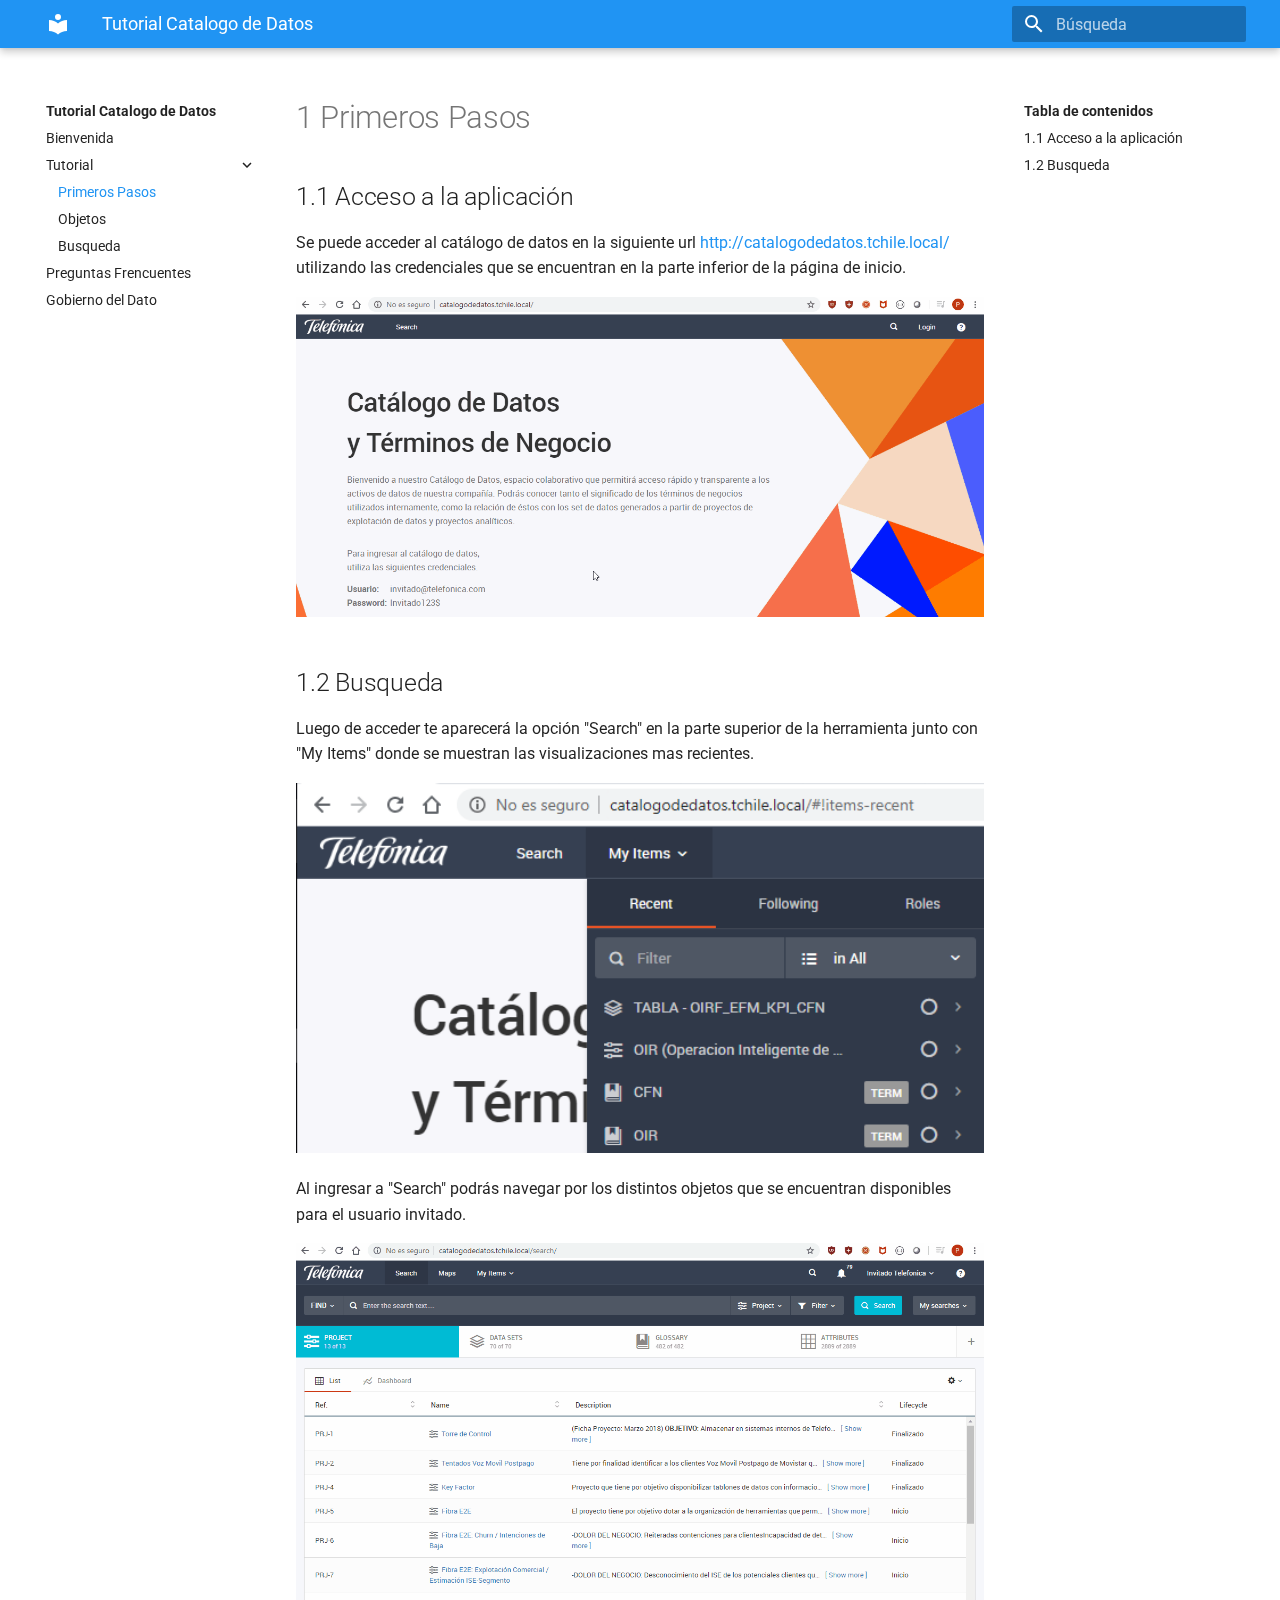
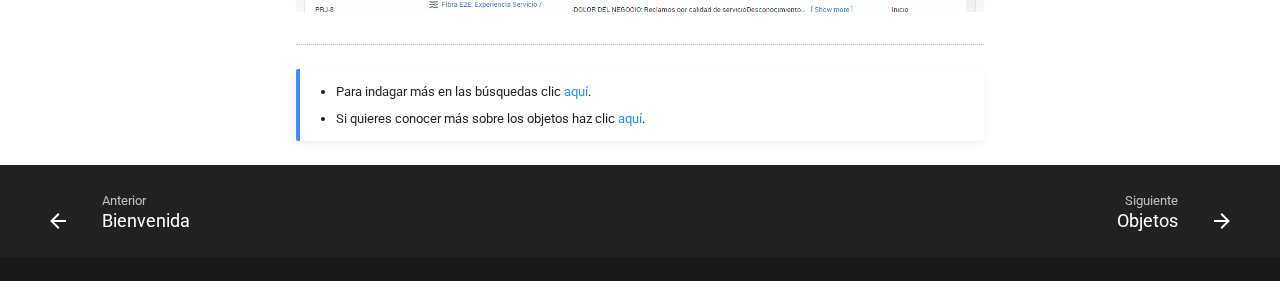
<file: tuto-firts-steps/index.html>
<!doctype html>
<html lang="es" class="no-js">
  <head>
    
      <meta charset="utf-8">
      <meta name="viewport" content="width=device-width,initial-scale=1">
      
      
      
      <link rel="shortcut icon" href="../assets/images/favicon.png">
      <meta name="generator" content="mkdocs-1.1, mkdocs-material-5.1.1">
    
    
      
        <title>Primeros Pasos - Tutorial Catalogo de Datos</title>
      
    
    
      <link rel="stylesheet" href="../assets/stylesheets/main.a676eddb.min.css">
      
        <link rel="stylesheet" href="../assets/stylesheets/palette.b302131d.min.css">
      
      
        
        
        <meta name="theme-color" content="#2196f3">
      
    
    
    
      
        <link href="https://fonts.gstatic.com" rel="preconnect" crossorigin>
        <link rel="stylesheet" href="https://fonts.googleapis.com/css?family=Roboto:300,400,400i,700%7CRoboto+Mono&display=fallback">
        <style>body,input{font-family:"Roboto",-apple-system,BlinkMacSystemFont,Helvetica,Arial,sans-serif}code,kbd,pre{font-family:"Roboto Mono",SFMono-Regular,Consolas,Menlo,monospace}</style>
      
    
    
    
      <link rel="stylesheet" href="../stylesheets/extra.css">
    
    
      
    
    
  </head>
  
  
    
    
    <body dir="" data-md-color-primary="blue" data-md-color-accent="blue-grey">
  
    <input class="md-toggle" data-md-toggle="drawer" type="checkbox" id="__drawer" autocomplete="off">
    <input class="md-toggle" data-md-toggle="search" type="checkbox" id="__search" autocomplete="off">
    <label class="md-overlay" for="__drawer"></label>
    <div data-md-component="skip">
      
        
        <a href="#1-primeros-pasos" class="md-skip">
          Saltar a contenido
        </a>
      
    </div>
    <div data-md-component="announce">
      
    </div>
    
      <header class="md-header" data-md-component="header">
  <nav class="md-header-nav md-grid" aria-label="Cabecera">
    <a href=".." title="Tutorial Catalogo de Datos" class="md-header-nav__button md-logo" aria-label="Tutorial Catalogo de Datos">
      
  
  <svg xmlns="http://www.w3.org/2000/svg" viewBox="0 0 24 24"><path d="M12,8A3,3 0 0,0 15,5A3,3 0 0,0 12,2A3,3 0 0,0 9,5A3,3 0 0,0 12,8M12,11.54C9.64,9.35 6.5,8 3,8V19C6.5,19 9.64,20.35 12,22.54C14.36,20.35 17.5,19 21,19V8C17.5,8 14.36,9.35 12,11.54Z" /></svg>

    </a>
    <label class="md-header-nav__button md-icon" for="__drawer">
      <svg xmlns="http://www.w3.org/2000/svg" viewBox="0 0 24 24"><path d="M3,6H21V8H3V6M3,11H21V13H3V11M3,16H21V18H3V16Z" /></svg>
    </label>
    <div class="md-header-nav__title" data-md-component="header-title">
      
        <div class="md-header-nav__ellipsis">
          <span class="md-header-nav__topic md-ellipsis">
            Tutorial Catalogo de Datos
          </span>
          <span class="md-header-nav__topic md-ellipsis">
            
              Primeros Pasos
            
          </span>
        </div>
      
    </div>
    
      <label class="md-header-nav__button md-icon" for="__search">
        <svg xmlns="http://www.w3.org/2000/svg" viewBox="0 0 24 24"><path d="M9.5,3A6.5,6.5 0 0,1 16,9.5C16,11.11 15.41,12.59 14.44,13.73L14.71,14H15.5L20.5,19L19,20.5L14,15.5V14.71L13.73,14.44C12.59,15.41 11.11,16 9.5,16A6.5,6.5 0 0,1 3,9.5A6.5,6.5 0 0,1 9.5,3M9.5,5C7,5 5,7 5,9.5C5,12 7,14 9.5,14C12,14 14,12 14,9.5C14,7 12,5 9.5,5Z" /></svg>
      </label>
      
<div class="md-search" data-md-component="search" role="dialog">
  <label class="md-search__overlay" for="__search"></label>
  <div class="md-search__inner" role="search">
    <form class="md-search__form" name="search">
      <input type="text" class="md-search__input" name="query" aria-label="Búsqueda" placeholder="Búsqueda" autocapitalize="off" autocorrect="off" autocomplete="off" spellcheck="false" data-md-component="search-query" data-md-state="active">
      <label class="md-search__icon md-icon" for="__search">
        <svg xmlns="http://www.w3.org/2000/svg" viewBox="0 0 24 24"><path d="M9.5,3A6.5,6.5 0 0,1 16,9.5C16,11.11 15.41,12.59 14.44,13.73L14.71,14H15.5L20.5,19L19,20.5L14,15.5V14.71L13.73,14.44C12.59,15.41 11.11,16 9.5,16A6.5,6.5 0 0,1 3,9.5A6.5,6.5 0 0,1 9.5,3M9.5,5C7,5 5,7 5,9.5C5,12 7,14 9.5,14C12,14 14,12 14,9.5C14,7 12,5 9.5,5Z" /></svg>
        <svg xmlns="http://www.w3.org/2000/svg" viewBox="0 0 24 24"><path d="M20,11V13H8L13.5,18.5L12.08,19.92L4.16,12L12.08,4.08L13.5,5.5L8,11H20Z" /></svg>
      </label>
      <button type="reset" class="md-search__icon md-icon" aria-label="Limpiar" data-md-component="search-reset" tabindex="-1">
        <svg xmlns="http://www.w3.org/2000/svg" viewBox="0 0 24 24"><path d="M19,6.41L17.59,5L12,10.59L6.41,5L5,6.41L10.59,12L5,17.59L6.41,19L12,13.41L17.59,19L19,17.59L13.41,12L19,6.41Z" /></svg>
      </button>
    </form>
    <div class="md-search__output">
      <div class="md-search__scrollwrap" data-md-scrollfix>
        <div class="md-search-result" data-md-component="search-result">
          <div class="md-search-result__meta">
            Teclee para comenzar búsqueda
          </div>
          <ol class="md-search-result__list"></ol>
        </div>
      </div>
    </div>
  </div>
</div>
    
    
  </nav>
</header>
    
    <div class="md-container" data-md-component="container">
      
        
      
      
        
      
      <main class="md-main" data-md-component="main">
        <div class="md-main__inner md-grid">
          
            
              <div class="md-sidebar md-sidebar--primary" data-md-component="navigation">
                <div class="md-sidebar__scrollwrap">
                  <div class="md-sidebar__inner">
                    <nav class="md-nav md-nav--primary" aria-label="Navegación" data-md-level="0">
  <label class="md-nav__title" for="__drawer">
    <a href=".." title="Tutorial Catalogo de Datos" class="md-nav__button md-logo" aria-label="Tutorial Catalogo de Datos">
      
  
  <svg xmlns="http://www.w3.org/2000/svg" viewBox="0 0 24 24"><path d="M12,8A3,3 0 0,0 15,5A3,3 0 0,0 12,2A3,3 0 0,0 9,5A3,3 0 0,0 12,8M12,11.54C9.64,9.35 6.5,8 3,8V19C6.5,19 9.64,20.35 12,22.54C14.36,20.35 17.5,19 21,19V8C17.5,8 14.36,9.35 12,11.54Z" /></svg>

    </a>
    Tutorial Catalogo de Datos
  </label>
  
  <ul class="md-nav__list" data-md-scrollfix>
    
      
      
      


  <li class="md-nav__item">
    <a href=".." title="Bienvenida" class="md-nav__link">
      Bienvenida
    </a>
  </li>

    
      
      
      

  


  <li class="md-nav__item md-nav__item--active md-nav__item--nested">
    
      <input class="md-nav__toggle md-toggle" data-md-toggle="nav-2" type="checkbox" id="nav-2" checked>
    
    <label class="md-nav__link" for="nav-2">
      Tutorial
      <span class="md-nav__icon md-icon">
        <svg xmlns="http://www.w3.org/2000/svg" viewBox="0 0 24 24"><path d="M8.59,16.58L13.17,12L8.59,7.41L10,6L16,12L10,18L8.59,16.58Z" /></svg>
      </span>
    </label>
    <nav class="md-nav" aria-label="Tutorial" data-md-level="1">
      <label class="md-nav__title" for="nav-2">
        <span class="md-nav__icon md-icon">
          <svg xmlns="http://www.w3.org/2000/svg" viewBox="0 0 24 24"><path d="M20,11V13H8L13.5,18.5L12.08,19.92L4.16,12L12.08,4.08L13.5,5.5L8,11H20Z" /></svg>
        </span>
        Tutorial
      </label>
      <ul class="md-nav__list" data-md-scrollfix>
        
        
          
          
          

  


  <li class="md-nav__item md-nav__item--active">
    
    <input class="md-nav__toggle md-toggle" data-md-toggle="toc" type="checkbox" id="__toc">
    
      
    
    
      <label class="md-nav__link md-nav__link--active" for="__toc">
        Primeros Pasos
        <span class="md-nav__icon md-icon">
          <svg xmlns="http://www.w3.org/2000/svg" viewBox="0 0 24 24"><path d="M3,9H17V7H3V9M3,13H17V11H3V13M3,17H17V15H3V17M19,17H21V15H19V17M19,7V9H21V7H19M19,13H21V11H19V13Z" /></svg>
        </span>
      </label>
    
    <a href="./" title="Primeros Pasos" class="md-nav__link md-nav__link--active">
      Primeros Pasos
    </a>
    
      
<nav class="md-nav md-nav--secondary" aria-label="Tabla de contenidos">
  
  
    
  
  
    <label class="md-nav__title" for="__toc">
      <span class="md-nav__icon md-icon">
        <svg xmlns="http://www.w3.org/2000/svg" viewBox="0 0 24 24"><path d="M20,11V13H8L13.5,18.5L12.08,19.92L4.16,12L12.08,4.08L13.5,5.5L8,11H20Z" /></svg>
      </span>
      Tabla de contenidos
    </label>
    <ul class="md-nav__list" data-md-scrollfix>
      
        <li class="md-nav__item">
  <a href="#11-acceso-a-la-aplicacion" class="md-nav__link">
    1.1 Acceso a la aplicación
  </a>
  
</li>
      
        <li class="md-nav__item">
  <a href="#12-busqueda" class="md-nav__link">
    1.2 Busqueda
  </a>
  
</li>
      
    </ul>
  
</nav>
    
  </li>

        
          
          
          


  <li class="md-nav__item">
    <a href="../tuto-facets/" title="Objetos" class="md-nav__link">
      Objetos
    </a>
  </li>

        
          
          
          


  <li class="md-nav__item">
    <a href="../tuto-searchs/" title="Busqueda" class="md-nav__link">
      Busqueda
    </a>
  </li>

        
      </ul>
    </nav>
  </li>

    
      
      
      


  <li class="md-nav__item">
    <a href="../faqs/" title="Preguntas Frencuentes" class="md-nav__link">
      Preguntas Frencuentes
    </a>
  </li>

    
      
      
      


  <li class="md-nav__item">
    <a href="../dgo/" title="Gobierno del Dato" class="md-nav__link">
      Gobierno del Dato
    </a>
  </li>

    
  </ul>
</nav>
                  </div>
                </div>
              </div>
            
            
              <div class="md-sidebar md-sidebar--secondary" data-md-component="toc">
                <div class="md-sidebar__scrollwrap">
                  <div class="md-sidebar__inner">
                    
<nav class="md-nav md-nav--secondary" aria-label="Tabla de contenidos">
  
  
    
  
  
    <label class="md-nav__title" for="__toc">
      <span class="md-nav__icon md-icon">
        <svg xmlns="http://www.w3.org/2000/svg" viewBox="0 0 24 24"><path d="M20,11V13H8L13.5,18.5L12.08,19.92L4.16,12L12.08,4.08L13.5,5.5L8,11H20Z" /></svg>
      </span>
      Tabla de contenidos
    </label>
    <ul class="md-nav__list" data-md-scrollfix>
      
        <li class="md-nav__item">
  <a href="#11-acceso-a-la-aplicacion" class="md-nav__link">
    1.1 Acceso a la aplicación
  </a>
  
</li>
      
        <li class="md-nav__item">
  <a href="#12-busqueda" class="md-nav__link">
    1.2 Busqueda
  </a>
  
</li>
      
    </ul>
  
</nav>
                  </div>
                </div>
              </div>
            
          
          <div class="md-content">
            <article class="md-content__inner md-typeset">
              
                
                
                  
                
                
                <h1 id="1-primeros-pasos">1 Primeros Pasos</h1>
<h2 id="11-acceso-a-la-aplicacion">1.1 Acceso a la aplicación</h2>
<p>Se puede acceder al catálogo de datos en la siguiente url <a href="http://catalogodedatos.tchile.local/">http://catalogodedatos.tchile.local/</a> 
utilizando las credenciales que se encuentran en la parte inferior de la página de inicio.</p>
<p><img width="100%" src="./../img/firts_steps_access_1.gif" /></p>
<h2 id="12-busqueda">1.2 Busqueda</h2>
<p>Luego de acceder te aparecerá la opción "Search" en la parte superior de la herramienta junto con "My Items" donde se muestran 
las visualizaciones mas recientes.</p>
<p><img width="100%" src="./../img/firts_steps_menu_1.png" /></p>
<p>Al ingresar a "Search" podrás navegar por los distintos objetos que se encuentran disponibles para el usuario invitado.</p>
<p><img width="100%" src="./../img/firts_steps_unison_1.gif" /></p>
<hr />
<div class="admonition note">
<ul>
<li>Para indagar más en las búsquedas clic <a href="/tuto-searchs">aquí</a>.</li>
<li>Si quieres conocer más sobre los objetos haz clic <a href="/tuto-facets">aquí</a>.</li>
</ul>
</div>
                
              
              
                


              
            </article>
          </div>
        </div>
      </main>
      
        
<footer class="md-footer">
  
    <div class="md-footer-nav">
      <nav class="md-footer-nav__inner md-grid" aria-label="Pie">
        
          <a href=".." title="Bienvenida" class="md-footer-nav__link md-footer-nav__link--prev" rel="prev">
            <div class="md-footer-nav__button md-icon">
              <svg xmlns="http://www.w3.org/2000/svg" viewBox="0 0 24 24"><path d="M20,11V13H8L13.5,18.5L12.08,19.92L4.16,12L12.08,4.08L13.5,5.5L8,11H20Z" /></svg>
            </div>
            <div class="md-footer-nav__title">
              <div class="md-ellipsis">
                <span class="md-footer-nav__direction">
                  Anterior
                </span>
                Bienvenida
              </div>
            </div>
          </a>
        
        
          <a href="../tuto-facets/" title="Objetos" class="md-footer-nav__link md-footer-nav__link--next" rel="next">
            <div class="md-footer-nav__title">
              <div class="md-ellipsis">
                <span class="md-footer-nav__direction">
                  Siguiente
                </span>
                Objetos
              </div>
            </div>
            <div class="md-footer-nav__button md-icon">
              <svg xmlns="http://www.w3.org/2000/svg" viewBox="0 0 24 24"><path d="M4,11V13H16L10.5,18.5L11.92,19.92L19.84,12L11.92,4.08L10.5,5.5L16,11H4Z" /></svg>
            </div>
          </a>
        
      </nav>
    </div>
  
  <div class="md-footer-meta md-typeset">
    <div class="md-footer-meta__inner md-grid">
      <div class="md-footer-copyright">
        
        <!--
		Made with
        <a href="https://squidfunk.github.io/mkdocs-material/" target="_blank" rel="noopener">
          Material for MkDocs
        </a>
      </div>
	  -->
      
    </div>
  </div>
</footer>
      
    </div>
    
      <script src="../assets/javascripts/vendor.c51dfa35.min.js"></script>
      <script src="../assets/javascripts/bundle.eaaa3931.min.js"></script><script id="__lang" type="application/json">{"clipboard.copy": "Copiar al portapapeles", "clipboard.copied": "Copiado al portapapeles", "search.config.lang": "es", "search.config.pipeline": "", "search.config.separator": "", "search.result.placeholder": "Teclee para comenzar b\u00fasqueda", "search.result.none": "No se encontraron documentos", "search.result.one": "1 documento encontrado", "search.result.other": "# documentos encontrados"}</script>
      
      <script>
        app = initialize({
          base: "..",
          features: [],
          search: Object.assign({
            worker: "../assets/javascripts/worker/search.58d22e8e.min.js"
          }, typeof search !== "undefined" && search)
        })
      </script>
      
    
  </body>
</html>
</file>
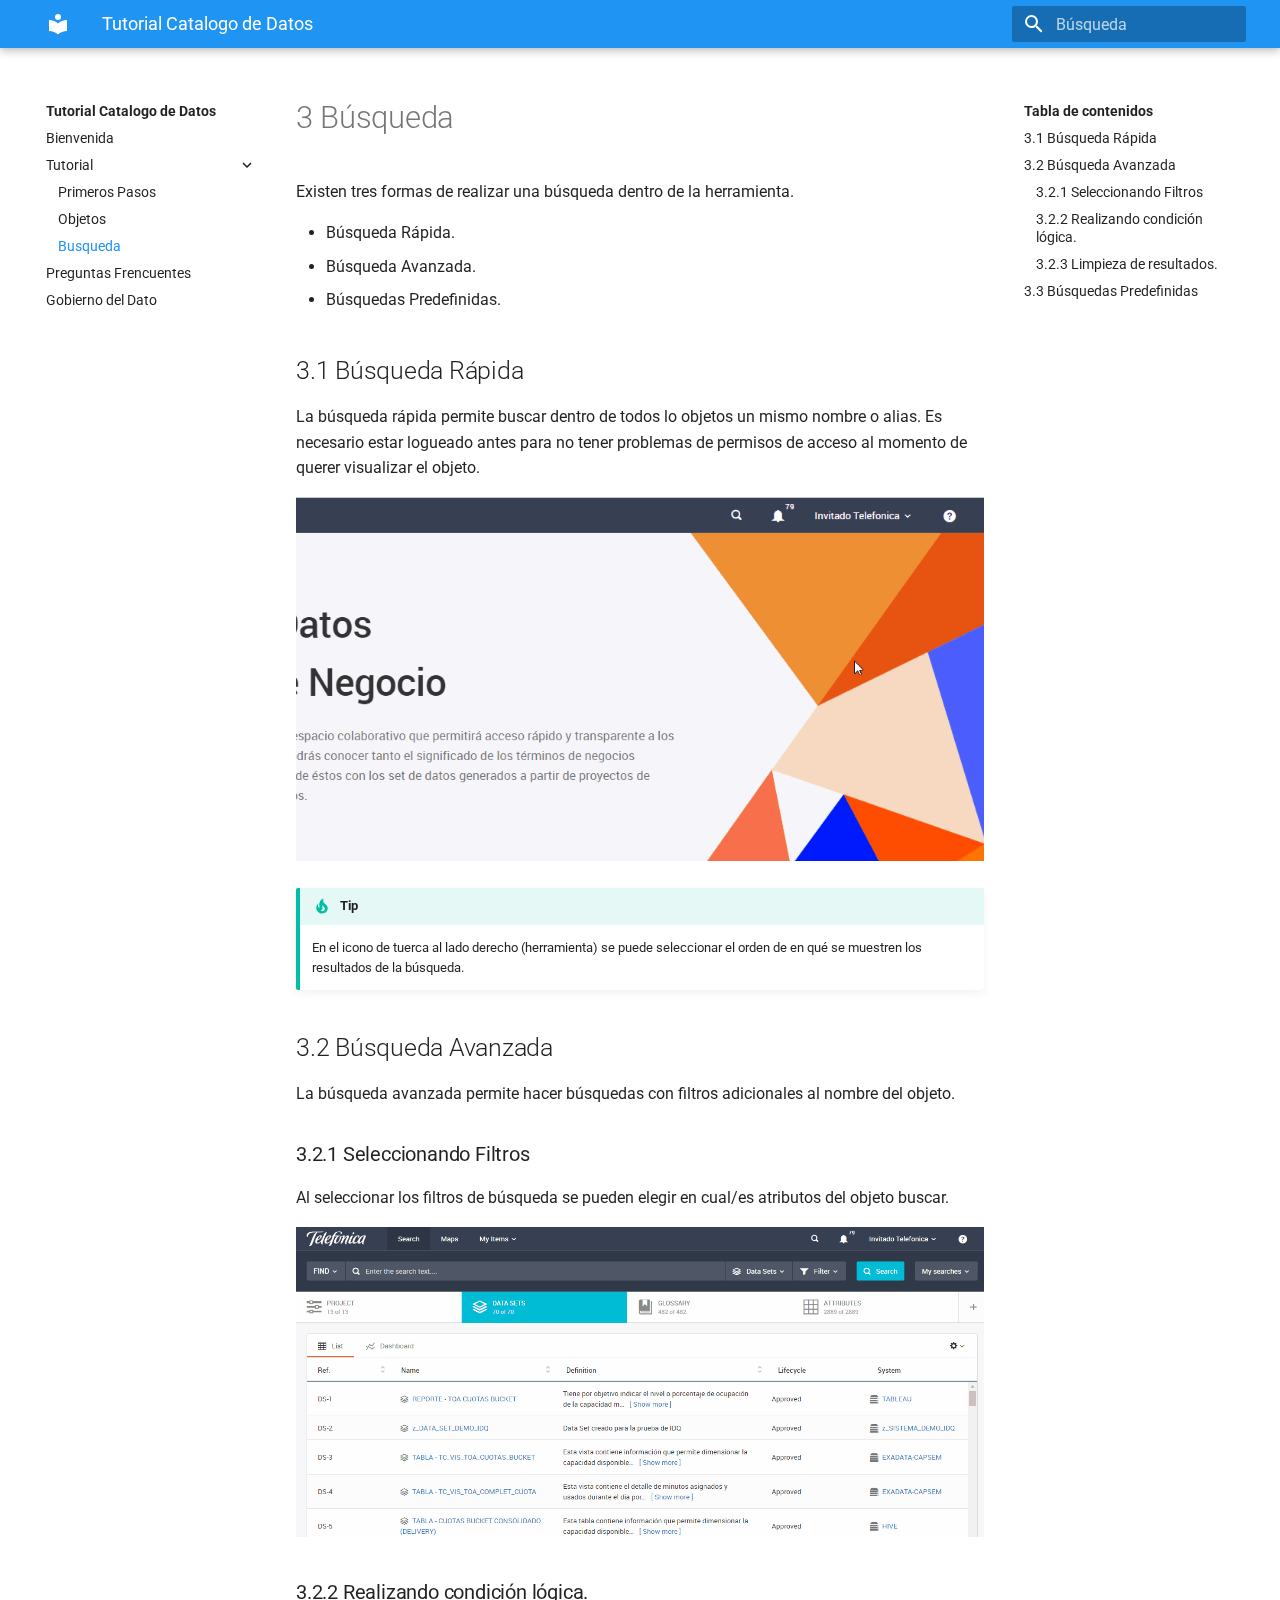
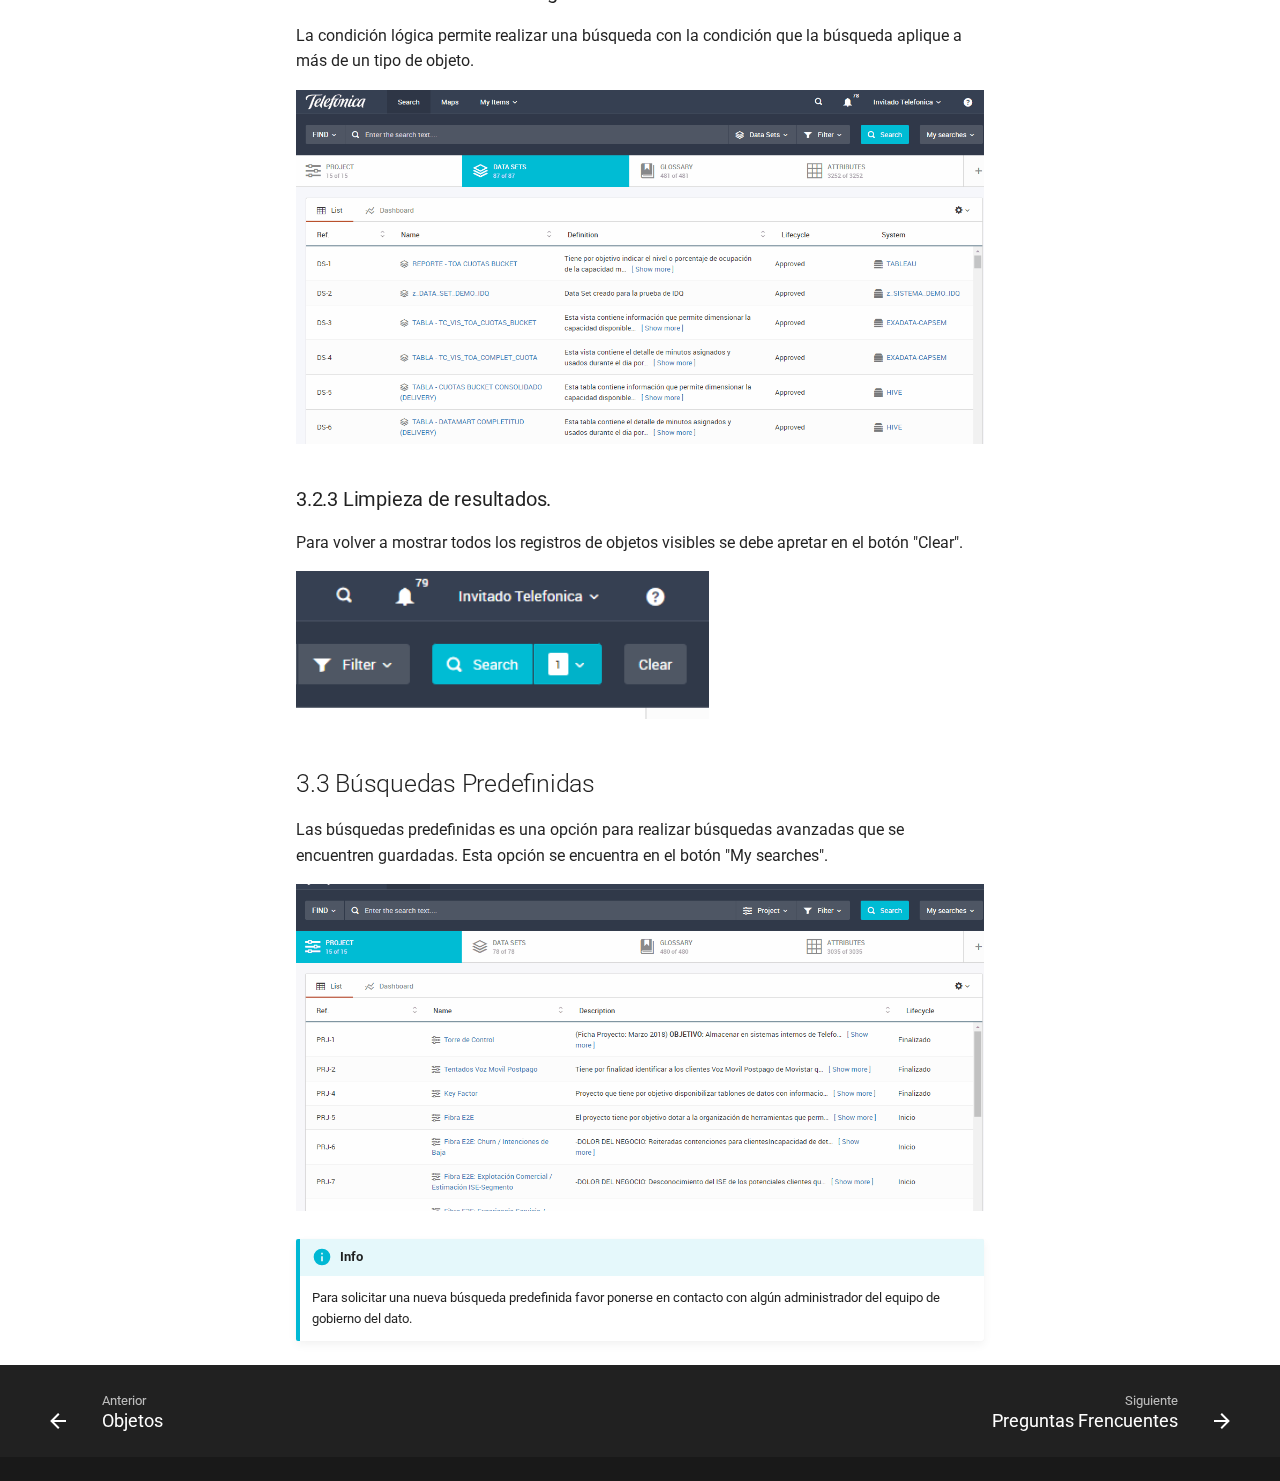
<file: tuto-searchs/index.html>
<!doctype html>
<html lang="es" class="no-js">
  <head>
    
      <meta charset="utf-8">
      <meta name="viewport" content="width=device-width,initial-scale=1">
      
      
      
      <link rel="shortcut icon" href="../assets/images/favicon.png">
      <meta name="generator" content="mkdocs-1.1, mkdocs-material-5.1.1">
    
    
      
        <title>Busqueda - Tutorial Catalogo de Datos</title>
      
    
    
      <link rel="stylesheet" href="../assets/stylesheets/main.a676eddb.min.css">
      
        <link rel="stylesheet" href="../assets/stylesheets/palette.b302131d.min.css">
      
      
        
        
        <meta name="theme-color" content="#2196f3">
      
    
    
    
      
        <link href="https://fonts.gstatic.com" rel="preconnect" crossorigin>
        <link rel="stylesheet" href="https://fonts.googleapis.com/css?family=Roboto:300,400,400i,700%7CRoboto+Mono&display=fallback">
        <style>body,input{font-family:"Roboto",-apple-system,BlinkMacSystemFont,Helvetica,Arial,sans-serif}code,kbd,pre{font-family:"Roboto Mono",SFMono-Regular,Consolas,Menlo,monospace}</style>
      
    
    
    
      <link rel="stylesheet" href="../stylesheets/extra.css">
    
    
      
    
    
  </head>
  
  
    
    
    <body dir="" data-md-color-primary="blue" data-md-color-accent="blue-grey">
  
    <input class="md-toggle" data-md-toggle="drawer" type="checkbox" id="__drawer" autocomplete="off">
    <input class="md-toggle" data-md-toggle="search" type="checkbox" id="__search" autocomplete="off">
    <label class="md-overlay" for="__drawer"></label>
    <div data-md-component="skip">
      
        
        <a href="#3-busqueda" class="md-skip">
          Saltar a contenido
        </a>
      
    </div>
    <div data-md-component="announce">
      
    </div>
    
      <header class="md-header" data-md-component="header">
  <nav class="md-header-nav md-grid" aria-label="Cabecera">
    <a href=".." title="Tutorial Catalogo de Datos" class="md-header-nav__button md-logo" aria-label="Tutorial Catalogo de Datos">
      
  
  <svg xmlns="http://www.w3.org/2000/svg" viewBox="0 0 24 24"><path d="M12,8A3,3 0 0,0 15,5A3,3 0 0,0 12,2A3,3 0 0,0 9,5A3,3 0 0,0 12,8M12,11.54C9.64,9.35 6.5,8 3,8V19C6.5,19 9.64,20.35 12,22.54C14.36,20.35 17.5,19 21,19V8C17.5,8 14.36,9.35 12,11.54Z" /></svg>

    </a>
    <label class="md-header-nav__button md-icon" for="__drawer">
      <svg xmlns="http://www.w3.org/2000/svg" viewBox="0 0 24 24"><path d="M3,6H21V8H3V6M3,11H21V13H3V11M3,16H21V18H3V16Z" /></svg>
    </label>
    <div class="md-header-nav__title" data-md-component="header-title">
      
        <div class="md-header-nav__ellipsis">
          <span class="md-header-nav__topic md-ellipsis">
            Tutorial Catalogo de Datos
          </span>
          <span class="md-header-nav__topic md-ellipsis">
            
              Busqueda
            
          </span>
        </div>
      
    </div>
    
      <label class="md-header-nav__button md-icon" for="__search">
        <svg xmlns="http://www.w3.org/2000/svg" viewBox="0 0 24 24"><path d="M9.5,3A6.5,6.5 0 0,1 16,9.5C16,11.11 15.41,12.59 14.44,13.73L14.71,14H15.5L20.5,19L19,20.5L14,15.5V14.71L13.73,14.44C12.59,15.41 11.11,16 9.5,16A6.5,6.5 0 0,1 3,9.5A6.5,6.5 0 0,1 9.5,3M9.5,5C7,5 5,7 5,9.5C5,12 7,14 9.5,14C12,14 14,12 14,9.5C14,7 12,5 9.5,5Z" /></svg>
      </label>
      
<div class="md-search" data-md-component="search" role="dialog">
  <label class="md-search__overlay" for="__search"></label>
  <div class="md-search__inner" role="search">
    <form class="md-search__form" name="search">
      <input type="text" class="md-search__input" name="query" aria-label="Búsqueda" placeholder="Búsqueda" autocapitalize="off" autocorrect="off" autocomplete="off" spellcheck="false" data-md-component="search-query" data-md-state="active">
      <label class="md-search__icon md-icon" for="__search">
        <svg xmlns="http://www.w3.org/2000/svg" viewBox="0 0 24 24"><path d="M9.5,3A6.5,6.5 0 0,1 16,9.5C16,11.11 15.41,12.59 14.44,13.73L14.71,14H15.5L20.5,19L19,20.5L14,15.5V14.71L13.73,14.44C12.59,15.41 11.11,16 9.5,16A6.5,6.5 0 0,1 3,9.5A6.5,6.5 0 0,1 9.5,3M9.5,5C7,5 5,7 5,9.5C5,12 7,14 9.5,14C12,14 14,12 14,9.5C14,7 12,5 9.5,5Z" /></svg>
        <svg xmlns="http://www.w3.org/2000/svg" viewBox="0 0 24 24"><path d="M20,11V13H8L13.5,18.5L12.08,19.92L4.16,12L12.08,4.08L13.5,5.5L8,11H20Z" /></svg>
      </label>
      <button type="reset" class="md-search__icon md-icon" aria-label="Limpiar" data-md-component="search-reset" tabindex="-1">
        <svg xmlns="http://www.w3.org/2000/svg" viewBox="0 0 24 24"><path d="M19,6.41L17.59,5L12,10.59L6.41,5L5,6.41L10.59,12L5,17.59L6.41,19L12,13.41L17.59,19L19,17.59L13.41,12L19,6.41Z" /></svg>
      </button>
    </form>
    <div class="md-search__output">
      <div class="md-search__scrollwrap" data-md-scrollfix>
        <div class="md-search-result" data-md-component="search-result">
          <div class="md-search-result__meta">
            Teclee para comenzar búsqueda
          </div>
          <ol class="md-search-result__list"></ol>
        </div>
      </div>
    </div>
  </div>
</div>
    
    
  </nav>
</header>
    
    <div class="md-container" data-md-component="container">
      
        
      
      
        
      
      <main class="md-main" data-md-component="main">
        <div class="md-main__inner md-grid">
          
            
              <div class="md-sidebar md-sidebar--primary" data-md-component="navigation">
                <div class="md-sidebar__scrollwrap">
                  <div class="md-sidebar__inner">
                    <nav class="md-nav md-nav--primary" aria-label="Navegación" data-md-level="0">
  <label class="md-nav__title" for="__drawer">
    <a href=".." title="Tutorial Catalogo de Datos" class="md-nav__button md-logo" aria-label="Tutorial Catalogo de Datos">
      
  
  <svg xmlns="http://www.w3.org/2000/svg" viewBox="0 0 24 24"><path d="M12,8A3,3 0 0,0 15,5A3,3 0 0,0 12,2A3,3 0 0,0 9,5A3,3 0 0,0 12,8M12,11.54C9.64,9.35 6.5,8 3,8V19C6.5,19 9.64,20.35 12,22.54C14.36,20.35 17.5,19 21,19V8C17.5,8 14.36,9.35 12,11.54Z" /></svg>

    </a>
    Tutorial Catalogo de Datos
  </label>
  
  <ul class="md-nav__list" data-md-scrollfix>
    
      
      
      


  <li class="md-nav__item">
    <a href=".." title="Bienvenida" class="md-nav__link">
      Bienvenida
    </a>
  </li>

    
      
      
      

  


  <li class="md-nav__item md-nav__item--active md-nav__item--nested">
    
      <input class="md-nav__toggle md-toggle" data-md-toggle="nav-2" type="checkbox" id="nav-2" checked>
    
    <label class="md-nav__link" for="nav-2">
      Tutorial
      <span class="md-nav__icon md-icon">
        <svg xmlns="http://www.w3.org/2000/svg" viewBox="0 0 24 24"><path d="M8.59,16.58L13.17,12L8.59,7.41L10,6L16,12L10,18L8.59,16.58Z" /></svg>
      </span>
    </label>
    <nav class="md-nav" aria-label="Tutorial" data-md-level="1">
      <label class="md-nav__title" for="nav-2">
        <span class="md-nav__icon md-icon">
          <svg xmlns="http://www.w3.org/2000/svg" viewBox="0 0 24 24"><path d="M20,11V13H8L13.5,18.5L12.08,19.92L4.16,12L12.08,4.08L13.5,5.5L8,11H20Z" /></svg>
        </span>
        Tutorial
      </label>
      <ul class="md-nav__list" data-md-scrollfix>
        
        
          
          
          


  <li class="md-nav__item">
    <a href="../tuto-firts-steps/" title="Primeros Pasos" class="md-nav__link">
      Primeros Pasos
    </a>
  </li>

        
          
          
          


  <li class="md-nav__item">
    <a href="../tuto-facets/" title="Objetos" class="md-nav__link">
      Objetos
    </a>
  </li>

        
          
          
          

  


  <li class="md-nav__item md-nav__item--active">
    
    <input class="md-nav__toggle md-toggle" data-md-toggle="toc" type="checkbox" id="__toc">
    
      
    
    
      <label class="md-nav__link md-nav__link--active" for="__toc">
        Busqueda
        <span class="md-nav__icon md-icon">
          <svg xmlns="http://www.w3.org/2000/svg" viewBox="0 0 24 24"><path d="M3,9H17V7H3V9M3,13H17V11H3V13M3,17H17V15H3V17M19,17H21V15H19V17M19,7V9H21V7H19M19,13H21V11H19V13Z" /></svg>
        </span>
      </label>
    
    <a href="./" title="Busqueda" class="md-nav__link md-nav__link--active">
      Busqueda
    </a>
    
      
<nav class="md-nav md-nav--secondary" aria-label="Tabla de contenidos">
  
  
    
  
  
    <label class="md-nav__title" for="__toc">
      <span class="md-nav__icon md-icon">
        <svg xmlns="http://www.w3.org/2000/svg" viewBox="0 0 24 24"><path d="M20,11V13H8L13.5,18.5L12.08,19.92L4.16,12L12.08,4.08L13.5,5.5L8,11H20Z" /></svg>
      </span>
      Tabla de contenidos
    </label>
    <ul class="md-nav__list" data-md-scrollfix>
      
        <li class="md-nav__item">
  <a href="#31-busqueda-rapida" class="md-nav__link">
    3.1 Búsqueda Rápida
  </a>
  
</li>
      
        <li class="md-nav__item">
  <a href="#32-busqueda-avanzada" class="md-nav__link">
    3.2 Búsqueda Avanzada
  </a>
  
    <nav class="md-nav" aria-label="3.2 Búsqueda Avanzada">
      <ul class="md-nav__list">
        
          <li class="md-nav__item">
  <a href="#321-seleccionando-filtros" class="md-nav__link">
    3.2.1 Seleccionando Filtros
  </a>
  
</li>
        
          <li class="md-nav__item">
  <a href="#322-realizando-condicion-logica" class="md-nav__link">
    3.2.2 Realizando condición lógica.
  </a>
  
</li>
        
          <li class="md-nav__item">
  <a href="#323-limpieza-de-resultados" class="md-nav__link">
    3.2.3 Limpieza de resultados.
  </a>
  
</li>
        
      </ul>
    </nav>
  
</li>
      
        <li class="md-nav__item">
  <a href="#33-busquedas-predefinidas" class="md-nav__link">
    3.3 Búsquedas Predefinidas
  </a>
  
</li>
      
    </ul>
  
</nav>
    
  </li>

        
      </ul>
    </nav>
  </li>

    
      
      
      


  <li class="md-nav__item">
    <a href="../faqs/" title="Preguntas Frencuentes" class="md-nav__link">
      Preguntas Frencuentes
    </a>
  </li>

    
      
      
      


  <li class="md-nav__item">
    <a href="../dgo/" title="Gobierno del Dato" class="md-nav__link">
      Gobierno del Dato
    </a>
  </li>

    
  </ul>
</nav>
                  </div>
                </div>
              </div>
            
            
              <div class="md-sidebar md-sidebar--secondary" data-md-component="toc">
                <div class="md-sidebar__scrollwrap">
                  <div class="md-sidebar__inner">
                    
<nav class="md-nav md-nav--secondary" aria-label="Tabla de contenidos">
  
  
    
  
  
    <label class="md-nav__title" for="__toc">
      <span class="md-nav__icon md-icon">
        <svg xmlns="http://www.w3.org/2000/svg" viewBox="0 0 24 24"><path d="M20,11V13H8L13.5,18.5L12.08,19.92L4.16,12L12.08,4.08L13.5,5.5L8,11H20Z" /></svg>
      </span>
      Tabla de contenidos
    </label>
    <ul class="md-nav__list" data-md-scrollfix>
      
        <li class="md-nav__item">
  <a href="#31-busqueda-rapida" class="md-nav__link">
    3.1 Búsqueda Rápida
  </a>
  
</li>
      
        <li class="md-nav__item">
  <a href="#32-busqueda-avanzada" class="md-nav__link">
    3.2 Búsqueda Avanzada
  </a>
  
    <nav class="md-nav" aria-label="3.2 Búsqueda Avanzada">
      <ul class="md-nav__list">
        
          <li class="md-nav__item">
  <a href="#321-seleccionando-filtros" class="md-nav__link">
    3.2.1 Seleccionando Filtros
  </a>
  
</li>
        
          <li class="md-nav__item">
  <a href="#322-realizando-condicion-logica" class="md-nav__link">
    3.2.2 Realizando condición lógica.
  </a>
  
</li>
        
          <li class="md-nav__item">
  <a href="#323-limpieza-de-resultados" class="md-nav__link">
    3.2.3 Limpieza de resultados.
  </a>
  
</li>
        
      </ul>
    </nav>
  
</li>
      
        <li class="md-nav__item">
  <a href="#33-busquedas-predefinidas" class="md-nav__link">
    3.3 Búsquedas Predefinidas
  </a>
  
</li>
      
    </ul>
  
</nav>
                  </div>
                </div>
              </div>
            
          
          <div class="md-content">
            <article class="md-content__inner md-typeset">
              
                
                
                  
                
                
                <h1 id="3-busqueda">3 Búsqueda</h1>
<p>Existen tres formas de realizar una búsqueda dentro de la herramienta.</p>
<ul>
<li>Búsqueda Rápida.</li>
<li>Búsqueda Avanzada.</li>
<li>Búsquedas Predefinidas.</li>
</ul>
<h2 id="31-busqueda-rapida">3.1 Búsqueda Rápida</h2>
<p>La búsqueda rápida permite buscar dentro de todos lo objetos un mismo nombre o alias. 
Es necesario estar logueado antes para no tener problemas de permisos de acceso al momento de querer visualizar el objeto.</p>
<p><img width="100%" src="./../img/search_rapido_1.gif" /></p>
<div class="admonition tip">
<p class="admonition-title">Tip</p>
<p>En el icono de tuerca al lado derecho (herramienta) se puede seleccionar el
orden de en qué se muestren los resultados de la búsqueda.</p>
</div>
<h2 id="32-busqueda-avanzada">3.2 Búsqueda Avanzada</h2>
<p>La búsqueda avanzada permite hacer búsquedas con filtros adicionales al nombre del objeto.</p>
<h3 id="321-seleccionando-filtros">3.2.1 Seleccionando Filtros</h3>
<p>Al seleccionar los filtros de búsqueda se pueden elegir en cual/es atributos del objeto buscar.</p>
<p><img width="100%" src="./../img/search_avanzado_1.gif" /></p>
<h3 id="322-realizando-condicion-logica">3.2.2 Realizando condición lógica.</h3>
<p>La condición lógica permite realizar una búsqueda con la condición que la búsqueda aplique a más de un tipo de objeto.</p>
<p><img width="100%" src="./../img/search_avanzado_5.gif" /></p>
<h3 id="323-limpieza-de-resultados">3.2.3 Limpieza de resultados.</h3>
<p>Para volver a mostrar todos los registros de objetos visibles se debe apretar en el botón "Clear".</p>
<p><img width="60%" src="./../img/search_avanzado_3.png" /></p>
<h2 id="33-busquedas-predefinidas">3.3 Búsquedas Predefinidas</h2>
<p>Las búsquedas predefinidas es una opción para realizar búsquedas avanzadas que se encuentren guardadas.
Esta opción se encuentra en el botón "My searches".</p>
<p><img width="100%" src="./../img/search_avanzado_4.gif" /></p>
<div class="admonition info">
<p class="admonition-title">Info</p>
<p>Para solicitar una nueva búsqueda predefinida favor ponerse en contacto con 
algún administrador del equipo de gobierno del dato.</p>
</div>
                
              
              
                


              
            </article>
          </div>
        </div>
      </main>
      
        
<footer class="md-footer">
  
    <div class="md-footer-nav">
      <nav class="md-footer-nav__inner md-grid" aria-label="Pie">
        
          <a href="../tuto-facets/" title="Objetos" class="md-footer-nav__link md-footer-nav__link--prev" rel="prev">
            <div class="md-footer-nav__button md-icon">
              <svg xmlns="http://www.w3.org/2000/svg" viewBox="0 0 24 24"><path d="M20,11V13H8L13.5,18.5L12.08,19.92L4.16,12L12.08,4.08L13.5,5.5L8,11H20Z" /></svg>
            </div>
            <div class="md-footer-nav__title">
              <div class="md-ellipsis">
                <span class="md-footer-nav__direction">
                  Anterior
                </span>
                Objetos
              </div>
            </div>
          </a>
        
        
          <a href="../faqs/" title="Preguntas Frencuentes" class="md-footer-nav__link md-footer-nav__link--next" rel="next">
            <div class="md-footer-nav__title">
              <div class="md-ellipsis">
                <span class="md-footer-nav__direction">
                  Siguiente
                </span>
                Preguntas Frencuentes
              </div>
            </div>
            <div class="md-footer-nav__button md-icon">
              <svg xmlns="http://www.w3.org/2000/svg" viewBox="0 0 24 24"><path d="M4,11V13H16L10.5,18.5L11.92,19.92L19.84,12L11.92,4.08L10.5,5.5L16,11H4Z" /></svg>
            </div>
          </a>
        
      </nav>
    </div>
  
  <div class="md-footer-meta md-typeset">
    <div class="md-footer-meta__inner md-grid">
      <div class="md-footer-copyright">
        
        <!--
		Made with
        <a href="https://squidfunk.github.io/mkdocs-material/" target="_blank" rel="noopener">
          Material for MkDocs
        </a>
      </div>
	  -->
      
    </div>
  </div>
</footer>
      
    </div>
    
      <script src="../assets/javascripts/vendor.c51dfa35.min.js"></script>
      <script src="../assets/javascripts/bundle.eaaa3931.min.js"></script><script id="__lang" type="application/json">{"clipboard.copy": "Copiar al portapapeles", "clipboard.copied": "Copiado al portapapeles", "search.config.lang": "es", "search.config.pipeline": "", "search.config.separator": "", "search.result.placeholder": "Teclee para comenzar b\u00fasqueda", "search.result.none": "No se encontraron documentos", "search.result.one": "1 documento encontrado", "search.result.other": "# documentos encontrados"}</script>
      
      <script>
        app = initialize({
          base: "..",
          features: [],
          search: Object.assign({
            worker: "../assets/javascripts/worker/search.58d22e8e.min.js"
          }, typeof search !== "undefined" && search)
        })
      </script>
      
    
  </body>
</html>
</file>
<file: stylesheets/extra.css>
.avatar-dgo{
	border-radius: 50%;
	width: 8em;
}

.name{
	font-size: 2ex;
	vertical-align: middle;
}
.email{
	font-size: 2ex;
	vertical-align: middle;
}

.table_card{
	table-layout: fixed;
	height: 100px;
}
</file>
<file: assets/stylesheets/main.a676eddb.min.css>
html{box-sizing:border-box}*,*::before,*::after{box-sizing:inherit}html{-webkit-text-size-adjust:none;-moz-text-size-adjust:none;-ms-text-size-adjust:none;text-size-adjust:none}body{margin:0}hr{box-sizing:content-box;overflow:visible}a,button,label,input{-webkit-tap-highlight-color:transparent}a{color:inherit;text-decoration:none}small{font-size:80%}sub,sup{position:relative;font-size:80%;line-height:0;vertical-align:baseline}sub{bottom:-0.25em}sup{top:-0.5em}img{border-style:none}table{border-collapse:separate;border-spacing:0}td,th{font-weight:normal;vertical-align:top}button{margin:0;padding:0;font-size:inherit;background:transparent;border:0}input{border:0;outline:0}:root{--md-default-fg-color: hsla(0, 0%, 0%, 0.87);--md-default-fg-color--light: hsla(0, 0%, 0%, 0.54);--md-default-fg-color--lighter: hsla(0, 0%, 0%, 0.26);--md-default-fg-color--lightest: hsla(0, 0%, 0%, 0.07);--md-default-bg-color: hsla(0, 0%, 100%, 1);--md-default-bg-color--light: hsla(0, 0%, 100%, 0.7);--md-default-bg-color--lighter: hsla(0, 0%, 100%, 0.3);--md-default-bg-color--lightest: hsla(0, 0%, 100%, 0.12);--md-primary-fg-color: hsla(231deg, 48%, 48%, 1);--md-primary-fg-color--light: hsla(230deg, 44%, 64%, 1);--md-primary-fg-color--dark: hsla(232deg, 54%, 41%, 1);--md-primary-bg-color: var(--md-default-bg-color);--md-primary-bg-color--light: var(--md-default-bg-color--light);--md-accent-fg-color: hsla(231deg, 99%, 66%, 1);--md-accent-fg-color--transparent: hsla(231deg, 99%, 66%, 0.1);--md-accent-bg-color: var(--md-default-bg-color);--md-accent-bg-color--light: var(--md-default-bg-color--light);--md-code-bg-color: hsla(0, 0%, 96%, 1);--md-code-fg-color: hsla(200, 18%, 26%, 1)}.md-icon svg{display:block;width:1.2rem;height:1.2rem;margin:0 auto;fill:currentColor}body{-webkit-font-smoothing:antialiased;-moz-osx-font-smoothing:grayscale}body,input{color:var(--md-default-fg-color);-webkit-font-feature-settings:"kern","liga";font-feature-settings:"kern","liga";font-family:-apple-system,BlinkMacSystemFont,Helvetica,Arial,sans-serif}code,pre,kbd{color:var(--md-default-fg-color);-webkit-font-feature-settings:"kern";font-feature-settings:"kern";font-family:SFMono-Regular,Consolas,Menlo,monospace}.md-typeset{font-size:.8rem;line-height:1.6;-webkit-print-color-adjust:exact;color-adjust:exact}.md-typeset p,.md-typeset ul,.md-typeset ol,.md-typeset blockquote{margin:1em 0}.md-typeset h1{margin:0 0 2rem;color:var(--md-default-fg-color--light);font-weight:300;font-size:1.5625rem;line-height:1.3;letter-spacing:-0.01em}.md-typeset h2{margin:2rem 0 .8rem;font-weight:300;font-size:1.25rem;line-height:1.4;letter-spacing:-0.01em}.md-typeset h3{margin:1.6rem 0 .8rem;font-weight:400;font-size:1rem;line-height:1.5;letter-spacing:-0.01em}.md-typeset h2+h3{margin-top:.8rem}.md-typeset h4{margin:.8rem 0;font-weight:700;font-size:.8rem;letter-spacing:-0.01em}.md-typeset h5,.md-typeset h6{margin:.8rem 0;color:var(--md-default-fg-color--light);font-weight:700;font-size:.64rem;letter-spacing:-0.01em}.md-typeset h5{text-transform:uppercase}.md-typeset hr{margin:1.5em 0;border-bottom:.05rem dotted var(--md-default-fg-color--lighter)}.md-typeset a{color:var(--md-primary-fg-color);word-break:break-word}.md-typeset a,.md-typeset a::before{transition:color 125ms}.md-typeset a:focus,.md-typeset a:hover{color:var(--md-accent-fg-color)}.md-typeset code,.md-typeset pre,.md-typeset kbd{color:var(--md-code-fg-color);direction:ltr}.md-typeset code{padding:0 .2941176471em;font-size:.85em;word-break:break-word;background-color:var(--md-code-bg-color);border-radius:.1rem;-webkit-box-decoration-break:clone;box-decoration-break:clone}.md-typeset h1 code,.md-typeset h2 code,.md-typeset h3 code,.md-typeset h4 code,.md-typeset h5 code,.md-typeset h6 code{margin:initial;padding:initial;background-color:transparent;box-shadow:none}.md-typeset a>code{color:currentColor}.md-typeset pre{position:relative;margin:1em 0;line-height:1.4}.md-typeset pre>code{display:block;margin:0;padding:.525rem 1.1764705882em;overflow:auto;word-break:normal;box-shadow:none;-webkit-box-decoration-break:slice;box-decoration-break:slice;touch-action:auto}.md-typeset pre>code::-webkit-scrollbar{width:.2rem;height:.2rem}.md-typeset pre>code::-webkit-scrollbar-thumb{background-color:var(--md-default-fg-color--lighter)}.md-typeset pre>code::-webkit-scrollbar-thumb:hover{background-color:var(--md-accent-fg-color)}.md-typeset kbd{display:inline-block;padding:0 .6666666667em;font-size:.75em;line-height:1.5;vertical-align:text-top;word-break:break-word;border-radius:.1rem;box-shadow:0 .1rem 0 .05rem var(--md-default-fg-color--lighter),0 .1rem 0 var(--md-default-fg-color--lighter),inset 0 -0.1rem .2rem var(--md-default-bg-color)}.md-typeset mark{padding:0 .25em;word-break:break-word;background-color:rgba(255,235,59,.5);border-radius:.1rem;-webkit-box-decoration-break:clone;box-decoration-break:clone}.md-typeset abbr{text-decoration:none;border-bottom:.05rem dotted var(--md-default-fg-color--light);cursor:help}.md-typeset small{opacity:.75}.md-typeset sup,.md-typeset sub{margin-left:.078125em}[dir=rtl] .md-typeset sup,[dir=rtl] .md-typeset sub{margin-right:.078125em;margin-left:initial}.md-typeset blockquote{padding-left:.6rem;color:var(--md-default-fg-color--light);border-left:.2rem solid var(--md-default-fg-color--lighter)}[dir=rtl] .md-typeset blockquote{padding-right:.6rem;padding-left:initial;border-right:.2rem solid var(--md-default-fg-color--lighter);border-left:initial}.md-typeset ul{list-style-type:disc}.md-typeset ul,.md-typeset ol{margin-left:.625em;padding:0}[dir=rtl] .md-typeset ul,[dir=rtl] .md-typeset ol{margin-right:.625em;margin-left:initial}.md-typeset ul ol,.md-typeset ol ol{list-style-type:lower-alpha}.md-typeset ul ol ol,.md-typeset ol ol ol{list-style-type:lower-roman}.md-typeset ul li,.md-typeset ol li{margin-bottom:.5em;margin-left:1.25em}[dir=rtl] .md-typeset ul li,[dir=rtl] .md-typeset ol li{margin-right:1.25em;margin-left:initial}.md-typeset ul li p,.md-typeset ul li blockquote,.md-typeset ol li p,.md-typeset ol li blockquote{margin:.5em 0}.md-typeset ul li:last-child,.md-typeset ol li:last-child{margin-bottom:0}.md-typeset ul li ul,.md-typeset ul li ol,.md-typeset ol li ul,.md-typeset ol li ol{margin:.5em 0 .5em .625em}[dir=rtl] .md-typeset ul li ul,[dir=rtl] .md-typeset ul li ol,[dir=rtl] .md-typeset ol li ul,[dir=rtl] .md-typeset ol li ol{margin-right:.625em;margin-left:initial}.md-typeset dd{margin:1em 0 1em 1.875em}[dir=rtl] .md-typeset dd{margin-right:1.875em;margin-left:initial}.md-typeset iframe,.md-typeset img,.md-typeset svg{max-width:100%}.md-typeset table:not([class]){display:inline-block;max-width:100%;overflow:auto;font-size:.64rem;background:var(--md-default-bg-color);border-radius:.1rem;box-shadow:0 .2rem .5rem rgba(0,0,0,.05),0 0 .05rem rgba(0,0,0,.1);touch-action:auto}.md-typeset table:not([class])+*{margin-top:1.5em}.md-typeset table:not([class]) th:not([align]),.md-typeset table:not([class]) td:not([align]){text-align:left}[dir=rtl] .md-typeset table:not([class]) th:not([align]),[dir=rtl] .md-typeset table:not([class]) td:not([align]){text-align:right}.md-typeset table:not([class]) th{min-width:5rem;padding:.6rem .8rem;color:var(--md-default-bg-color);vertical-align:top;background-color:var(--md-default-fg-color--light)}.md-typeset table:not([class]) td{padding:.6rem .8rem;vertical-align:top;border-top:.05rem solid var(--md-default-fg-color--lightest)}.md-typeset table:not([class]) tr{transition:background-color 125ms}.md-typeset table:not([class]) tr:hover{background-color:rgba(0,0,0,.035);box-shadow:0 .05rem 0 var(--md-default-bg-color) inset}.md-typeset table:not([class]) tr:first-child td{border-top:0}.md-typeset table:not([class]) a{word-break:normal}.md-typeset__scrollwrap{margin:1em -0.8rem;overflow-x:auto;touch-action:auto}.md-typeset__table{display:inline-block;margin-bottom:.5em;padding:0 .8rem}.md-typeset__table table{display:table;width:100%;margin:0;overflow:hidden}html{height:100%;overflow-x:hidden;font-size:125%;background-color:var(--md-default-bg-color)}body{position:relative;display:flex;flex-direction:column;width:100%;min-height:100%;font-size:.5rem}hr{display:block;height:.05rem;padding:0;border:0}.md-grid{max-width:61rem;margin-right:auto;margin-left:auto}.md-container{display:flex;flex-direction:column;flex-grow:1}.md-main{flex-grow:1}.md-main__inner{height:100%;margin-top:1.5rem}.md-ellipsis{display:block;overflow:hidden;white-space:nowrap;text-overflow:ellipsis}.md-toggle{display:none}.md-overlay{position:fixed;top:0;z-index:3;width:0;height:0;background-color:var(--md-default-fg-color--light);opacity:0;transition:width 0ms 250ms,height 0ms 250ms,opacity 250ms}.md-skip{position:fixed;z-index:-1;margin:.5rem;padding:.3rem .5rem;color:var(--md-default-bg-color);font-size:.64rem;background-color:var(--md-default-fg-color);border-radius:.1rem;transform:translateY(0.4rem);opacity:0}.md-skip:focus{z-index:10;transform:translateY(0);opacity:1;transition:transform 250ms cubic-bezier(0.4, 0, 0.2, 1),opacity 175ms 75ms}@page{margin:25mm}.md-announce{overflow:auto;background-color:var(--md-default-fg-color)}.md-announce__inner{margin:.6rem auto;padding:0 .8rem;color:var(--md-default-bg-color);font-size:.7rem}.md-typeset .md-button{display:inline-block;padding:.625em 2em;color:var(--md-primary-fg-color);font-weight:700;border:.1rem solid currentColor;border-radius:.1rem;transition:color 125ms,background-color 125ms,border-color 125ms}.md-typeset .md-button--primary{color:var(--md-primary-bg-color);background-color:var(--md-primary-fg-color);border-color:var(--md-primary-fg-color)}.md-typeset .md-button:focus,.md-typeset .md-button:hover{color:var(--md-accent-bg-color);background-color:var(--md-accent-fg-color);border-color:var(--md-accent-fg-color)}.md-clipboard{position:absolute;top:.4rem;right:.5em;z-index:1;width:1.5em;height:1.5em;color:var(--md-default-fg-color--lightest);border-radius:.1rem;cursor:pointer;transition:color 125ms}.md-clipboard svg{width:1.125em;height:1.125em}pre:hover .md-clipboard{color:var(--md-default-fg-color--light)}pre .md-clipboard:focus,pre .md-clipboard:hover{color:var(--md-accent-fg-color)}.md-content__inner{margin:0 .8rem 1.2rem;padding-top:.6rem}.md-content__inner::before{display:block;height:.4rem;content:""}.md-content__inner>:last-child{margin-bottom:0}.md-content__button{float:right;margin:.4rem 0;margin-left:.4rem;padding:0}[dir=rtl] .md-content__button{float:left;margin-right:.4rem;margin-left:initial}[dir=rtl] .md-content__button svg{transform:scaleX(-1)}.md-typeset .md-content__button{color:var(--md-default-fg-color--lighter)}.md-content__button svg{display:inline;vertical-align:top}.md-dialog{box-shadow:0 2px 2px 0 rgba(0,0,0,.14),0 1px 5px 0 rgba(0,0,0,.12),0 3px 1px -2px rgba(0,0,0,.2);position:fixed;right:.8rem;bottom:.8rem;left:initial;z-index:2;display:block;min-width:11.1rem;padding:.4rem .6rem;color:var(--md-default-bg-color);font-size:.7rem;background:var(--md-default-fg-color);border:none;border-radius:.1rem;transform:translateY(100%);opacity:0;transition:transform 0ms 400ms,opacity 400ms}[dir=rtl] .md-dialog{right:initial;left:.8rem}.md-dialog[data-md-state=open]{transform:translateY(0);opacity:1;transition:transform 400ms cubic-bezier(0.075, 0.85, 0.175, 1),opacity 400ms}.md-header{position:-webkit-sticky;position:sticky;top:0;right:0;left:0;z-index:2;height:2.4rem;color:var(--md-primary-bg-color);background-color:var(--md-primary-fg-color);box-shadow:0 0 .2rem rgba(0,0,0,0),0 .2rem .4rem rgba(0,0,0,0);transition:color 250ms,background-color 250ms}.no-js .md-header{box-shadow:none;transition:none}.md-header[data-md-state=shadow]{box-shadow:0 0 .2rem rgba(0,0,0,.1),0 .2rem .4rem rgba(0,0,0,.2);transition:color 250ms,background-color 250ms,box-shadow 250ms}.md-header-nav{display:flex;padding:0 .2rem}.md-header-nav__button{position:relative;z-index:1;margin:.2rem;padding:.4rem;cursor:pointer;transition:opacity 250ms}[dir=rtl] .md-header-nav__button svg{transform:scaleX(-1)}.md-header-nav__button:focus,.md-header-nav__button:hover{opacity:.7}.md-header-nav__button.md-logo{margin:.2rem;padding:.4rem}.md-header-nav__button.md-logo img,.md-header-nav__button.md-logo svg{display:block;width:1.2rem;height:1.2rem;fill:currentColor}.no-js .md-header-nav__button[for=__search]{display:none}.md-header-nav__topic{position:absolute;width:100%;transition:transform 400ms cubic-bezier(0.1, 0.7, 0.1, 1),opacity 150ms}.md-header-nav__topic+.md-header-nav__topic{z-index:-1;transform:translateX(1.25rem);opacity:0;transition:transform 400ms cubic-bezier(1, 0.7, 0.1, 0.1),opacity 150ms;pointer-events:none}[dir=rtl] .md-header-nav__topic+.md-header-nav__topic{transform:translateX(-1.25rem)}.no-js .md-header-nav__topic{position:initial}.no-js .md-header-nav__topic+.md-header-nav__topic{display:none}.md-header-nav__title{flex-grow:1;padding:0 1rem;font-size:.9rem;line-height:2.4rem}.md-header-nav__title[data-md-state=active] .md-header-nav__topic{z-index:-1;transform:translateX(-1.25rem);opacity:0;transition:transform 400ms cubic-bezier(1, 0.7, 0.1, 0.1),opacity 150ms;pointer-events:none}[dir=rtl] .md-header-nav__title[data-md-state=active] .md-header-nav__topic{transform:translateX(1.25rem)}.md-header-nav__title[data-md-state=active] .md-header-nav__topic+.md-header-nav__topic{z-index:0;transform:translateX(0);opacity:1;transition:transform 400ms cubic-bezier(0.1, 0.7, 0.1, 1),opacity 150ms;pointer-events:initial}.md-header-nav__title>.md-header-nav__ellipsis{position:relative;width:100%;height:100%}.md-header-nav__source{display:none}.md-hero{overflow:hidden;color:var(--md-primary-bg-color);font-size:1rem;background-color:var(--md-primary-fg-color);transition:background 250ms}.md-hero__inner{margin-top:1rem;padding:.8rem .8rem .4rem;transition:transform 400ms cubic-bezier(0.1, 0.7, 0.1, 1),opacity 250ms;transition-delay:100ms}[data-md-state=hidden] .md-hero__inner{transform:translateY(0.625rem);opacity:0;transition:transform 0ms 400ms,opacity 100ms 0ms;pointer-events:none}.md-hero--expand .md-hero__inner{margin-bottom:1.2rem}.md-footer{color:var(--md-default-bg-color);background-color:var(--md-default-fg-color)}.md-footer-nav__inner{padding:.2rem;overflow:auto}.md-footer-nav__link{display:flex;padding-top:1.4rem;padding-bottom:.4rem;transition:opacity 250ms}.md-footer-nav__link:focus,.md-footer-nav__link:hover{opacity:.7}.md-footer-nav__link--prev{float:left;width:25%}[dir=rtl] .md-footer-nav__link--prev{float:right}[dir=rtl] .md-footer-nav__link--prev svg{transform:scaleX(-1)}.md-footer-nav__link--next{float:right;width:75%;text-align:right}[dir=rtl] .md-footer-nav__link--next{float:left;text-align:left}[dir=rtl] .md-footer-nav__link--next svg{transform:scaleX(-1)}.md-footer-nav__title{position:relative;flex-grow:1;max-width:calc(100% - 2.4rem);padding:0 1rem;font-size:.9rem;line-height:2.4rem}.md-footer-nav__button{margin:.2rem;padding:.4rem}.md-footer-nav__direction{position:absolute;right:0;left:0;margin-top:-1rem;padding:0 1rem;color:var(--md-default-bg-color--light);font-size:.64rem}.md-footer-meta{background-color:var(--md-default-fg-color--lighter)}.md-footer-meta__inner{display:flex;flex-wrap:wrap;justify-content:space-between;padding:.2rem}html .md-footer-meta.md-typeset a{color:var(--md-default-bg-color--light)}html .md-footer-meta.md-typeset a:focus,html .md-footer-meta.md-typeset a:hover{color:var(--md-default-bg-color)}.md-footer-copyright{width:100%;margin:auto .6rem;padding:.4rem 0;color:var(--md-default-bg-color--lighter);font-size:.64rem}.md-footer-copyright__highlight{color:var(--md-default-bg-color--light)}.md-footer-social{margin:0 .4rem;padding:.2rem 0 .6rem}.md-footer-social__link{display:inline-block;width:1.6rem;height:1.6rem;text-align:center}.md-footer-social__link::before{line-height:1.9}.md-footer-social__link svg{max-height:.8rem;vertical-align:-25%;fill:currentColor}.md-nav{font-size:.7rem;line-height:1.3}.md-nav__title{display:block;padding:0 .6rem;overflow:hidden;font-weight:700;text-overflow:ellipsis}.md-nav__title .md-nav__button{display:none}.md-nav__title .md-nav__button img{width:100%;height:auto}.md-nav__title .md-nav__button.md-logo img,.md-nav__title .md-nav__button.md-logo svg{display:block;width:2.4rem;height:2.4rem}.md-nav__title .md-nav__button.md-logo svg{fill:currentColor}.md-nav__list{margin:0;padding:0;list-style:none}.md-nav__item{padding:0 .6rem}.md-nav__item:last-child{padding-bottom:.6rem}.md-nav__item .md-nav__item{padding-right:0}[dir=rtl] .md-nav__item .md-nav__item{padding-right:.6rem;padding-left:0}.md-nav__item .md-nav__item:last-child{padding-bottom:0}.md-nav__link{display:block;margin-top:.625em;overflow:hidden;text-overflow:ellipsis;cursor:pointer;transition:color 125ms;scroll-snap-align:start}html .md-nav__link[for=__toc]{display:none}html .md-nav__link[for=__toc]~.md-nav{display:none}.md-nav__link[data-md-state=blur]{color:var(--md-default-fg-color--light)}.md-nav__item .md-nav__link--active{color:var(--md-primary-fg-color)}.md-nav__item--nested>.md-nav__link{color:inherit}.md-nav__link:focus,.md-nav__link:hover{color:var(--md-accent-fg-color)}.md-nav__source{display:none}.md-search{position:relative}.no-js .md-search{display:none}.md-search__overlay{z-index:1;opacity:0}.md-search__inner{-webkit-backface-visibility:hidden;backface-visibility:hidden}.md-search__form{position:relative}.md-search__input{position:relative;z-index:2;padding:0 2.2rem 0 3.6rem;text-overflow:ellipsis}[dir=rtl] .md-search__input{padding:0 3.6rem 0 2.2rem}.md-search__input::-webkit-input-placeholder{-webkit-transition:color 250ms;transition:color 250ms}.md-search__input::-moz-placeholder{-moz-transition:color 250ms;transition:color 250ms}.md-search__input::-ms-input-placeholder{-ms-transition:color 250ms;transition:color 250ms}.md-search__input::placeholder{transition:color 250ms}.md-search__input::-webkit-input-placeholder{color:var(--md-default-fg-color--light)}.md-search__input::-moz-placeholder{color:var(--md-default-fg-color--light)}.md-search__input::-ms-input-placeholder{color:var(--md-default-fg-color--light)}.md-search__input~.md-search__icon,.md-search__input::placeholder{color:var(--md-default-fg-color--light)}.md-search__input::-ms-clear{display:none}.md-search__icon{position:absolute;z-index:2;width:1.2rem;height:1.2rem;cursor:pointer;transition:color 250ms,opacity 250ms}.md-search__icon:hover{opacity:.7}.md-search__icon[for=__search]{top:.3rem;left:.5rem}[dir=rtl] .md-search__icon[for=__search]{right:.5rem;left:initial}[dir=rtl] .md-search__icon[for=__search] svg{transform:scaleX(-1)}.md-search__icon[type=reset]{top:.3rem;right:.5rem;transform:scale(0.75);opacity:0;transition:transform 150ms cubic-bezier(0.1, 0.7, 0.1, 1),opacity 150ms;pointer-events:none}[dir=rtl] .md-search__icon[type=reset]{right:initial;left:.5rem}[data-md-toggle=search]:checked~.md-header .md-search__input:not(:placeholder-shown)~.md-search__icon[type=reset]{transform:scale(1);opacity:1;pointer-events:initial}[data-md-toggle=search]:checked~.md-header .md-search__input:not(:placeholder-shown)~.md-search__icon[type=reset]:hover{opacity:.7}.md-search__output{position:absolute;z-index:1;width:100%;overflow:hidden;border-radius:0 0 .1rem .1rem}.md-search__scrollwrap{height:100%;overflow-y:auto;background-color:var(--md-default-bg-color);box-shadow:inset 0 .05rem 0 var(--md-default-fg-color--lightest);-webkit-backface-visibility:hidden;backface-visibility:hidden;-webkit-scroll-snap-type:y mandatory;-ms-scroll-snap-type:y mandatory;scroll-snap-type:y mandatory;touch-action:pan-y}.md-search-result{color:var(--md-default-fg-color);word-break:break-word}.md-search-result__meta{padding:0 .8rem;color:var(--md-default-fg-color--light);font-size:.64rem;line-height:1.8rem;background-color:var(--md-default-fg-color--lightest);scroll-snap-align:start}.md-search-result__list{margin:0;padding:0;list-style:none;border-top:.05rem solid var(--md-default-fg-color--lightest)}.md-search-result__item{box-shadow:0 -0.05rem 0 var(--md-default-fg-color--lightest)}.md-search-result__link{display:block;outline:0;transition:background 250ms;scroll-snap-align:start}.md-search-result__link:focus,.md-search-result__link:hover{background-color:var(--md-accent-fg-color--transparent)}.md-search-result__link:focus .md-search-result__article::before,.md-search-result__link:hover .md-search-result__article::before{opacity:.7}.md-search-result__link:last-child .md-search-result__teaser{margin-bottom:.6rem}.md-search-result__article{position:relative;padding:0 .8rem;overflow:auto}.md-search-result__article--document .md-search-result__title{margin:.55rem 0;font-weight:400;font-size:.8rem;line-height:1.4}.md-search-result__icon{position:absolute;left:0;margin:.1rem;padding:.4rem;color:var(--md-default-fg-color--light)}[dir=rtl] .md-search-result__icon{right:0;left:initial}[dir=rtl] .md-search-result__icon svg{transform:scaleX(-1)}.md-search-result__title{margin:.5em 0;font-weight:700;font-size:.64rem;line-height:1.4}.md-search-result__teaser{display:-webkit-box;max-height:1.65rem;margin:.5em 0;overflow:hidden;color:var(--md-default-fg-color--light);font-size:.64rem;line-height:1.4;text-overflow:ellipsis;-webkit-box-orient:vertical;-webkit-line-clamp:2}.md-search-result em{font-weight:700;font-style:normal;text-decoration:underline}.md-sidebar{position:absolute;width:12.1rem;padding:1.2rem 0;overflow:hidden}.md-sidebar[data-md-state=lock]{position:fixed;top:2.4rem}.md-sidebar--secondary{display:none}.md-sidebar__scrollwrap{max-height:100%;margin:0 .2rem;overflow-y:auto;-webkit-backface-visibility:hidden;backface-visibility:hidden;-webkit-scroll-snap-type:y mandatory;-ms-scroll-snap-type:y mandatory;scroll-snap-type:y mandatory}.md-sidebar__scrollwrap::-webkit-scrollbar{width:.2rem;height:.2rem}.md-sidebar__scrollwrap::-webkit-scrollbar-thumb{background-color:var(--md-default-fg-color--lighter)}.md-sidebar__scrollwrap::-webkit-scrollbar-thumb:hover{background-color:var(--md-accent-fg-color)}@-webkit-keyframes md-source__facts--done{0%{height:0}100%{height:.65rem}}@keyframes md-source__facts--done{0%{height:0}100%{height:.65rem}}@-webkit-keyframes md-source__fact--done{0%{transform:translateY(100%);opacity:0}50%{opacity:0}100%{transform:translateY(0%);opacity:1}}@keyframes md-source__fact--done{0%{transform:translateY(100%);opacity:0}50%{opacity:0}100%{transform:translateY(0%);opacity:1}}.md-source{display:block;font-size:.65rem;line-height:1.2;white-space:nowrap;-webkit-backface-visibility:hidden;backface-visibility:hidden;transition:opacity 250ms}.md-source:hover{opacity:.7}.md-source__icon{display:inline-block;width:2.4rem;height:2.4rem;vertical-align:middle}.md-source__icon svg{margin-top:.6rem;margin-left:.6rem}[dir=rtl] .md-source__icon svg{margin-right:.6rem;margin-left:initial}.md-source__icon+.md-source__repository{margin-left:-2rem;padding-left:2rem}[dir=rtl] .md-source__icon+.md-source__repository{margin-right:-2rem;margin-left:initial;padding-right:2rem;padding-left:initial}.md-source__repository{display:inline-block;max-width:calc(100% - 1.2rem);margin-left:.6rem;overflow:hidden;font-weight:700;text-overflow:ellipsis;vertical-align:middle}.md-source__facts{margin:0;padding:0;overflow:hidden;font-weight:700;font-size:.55rem;list-style-type:none;opacity:.75}[data-md-state=done] .md-source__facts{-webkit-animation:md-source__facts--done 250ms ease-in;animation:md-source__facts--done 250ms ease-in}.md-source__fact{float:left}[dir=rtl] .md-source__fact{float:right}[data-md-state=done] .md-source__fact{-webkit-animation:md-source__fact--done 400ms ease-out;animation:md-source__fact--done 400ms ease-out}.md-source__fact::before{margin:0 .1rem;content:"·"}.md-source__fact:first-child::before{display:none}.md-tabs{width:100%;overflow:auto;color:var(--md-primary-bg-color);background-color:var(--md-primary-fg-color);transition:background 250ms}.no-js .md-tabs{transition:none}.md-tabs__list{margin:0;margin-left:.2rem;padding:0;white-space:nowrap;list-style:none;contain:content}[dir=rtl] .md-tabs__list{margin-right:.2rem;margin-left:initial}.md-tabs__item{display:inline-block;height:2.4rem;padding-right:.6rem;padding-left:.6rem}.md-tabs__link{display:block;margin-top:.8rem;font-size:.7rem;opacity:.7;transition:transform 400ms cubic-bezier(0.1, 0.7, 0.1, 1),opacity 250ms}.no-js .md-tabs__link{transition:none}.md-tabs__link--active,.md-tabs__link:hover{color:inherit;opacity:1}.md-tabs__item:nth-child(2) .md-tabs__link{transition-delay:20ms}.md-tabs__item:nth-child(3) .md-tabs__link{transition-delay:40ms}.md-tabs__item:nth-child(4) .md-tabs__link{transition-delay:60ms}.md-tabs__item:nth-child(5) .md-tabs__link{transition-delay:80ms}.md-tabs__item:nth-child(6) .md-tabs__link{transition-delay:100ms}.md-tabs__item:nth-child(7) .md-tabs__link{transition-delay:120ms}.md-tabs__item:nth-child(8) .md-tabs__link{transition-delay:140ms}.md-tabs__item:nth-child(9) .md-tabs__link{transition-delay:160ms}.md-tabs__item:nth-child(10) .md-tabs__link{transition-delay:180ms}.md-tabs__item:nth-child(11) .md-tabs__link{transition-delay:200ms}.md-tabs__item:nth-child(12) .md-tabs__link{transition-delay:220ms}.md-tabs__item:nth-child(13) .md-tabs__link{transition-delay:240ms}.md-tabs__item:nth-child(14) .md-tabs__link{transition-delay:260ms}.md-tabs__item:nth-child(15) .md-tabs__link{transition-delay:280ms}.md-tabs__item:nth-child(16) .md-tabs__link{transition-delay:300ms}.md-tabs[data-md-state=hidden]{pointer-events:none}.md-tabs[data-md-state=hidden] .md-tabs__link{transform:translateY(50%);opacity:0;transition:color 250ms,transform 0ms 400ms,opacity 100ms}:root{--md-admonition-icon--note: url("data:image/svg+xml;utf8,<svg xmlns='http://www.w3.org/2000/svg' viewBox='0 0 24 24'><path d='M20.71,7.04C21.1,6.65 21.1,6 20.71,5.63L18.37,3.29C18,2.9 17.35,2.9 16.96,3.29L15.12,5.12L18.87,8.87M3,17.25V21H6.75L17.81,9.93L14.06,6.18L3,17.25Z' /></svg>");--md-admonition-icon--abstract: url("data:image/svg+xml;utf8,<svg xmlns='http://www.w3.org/2000/svg' viewBox='0 0 24 24'><path d='M4,5H20V7H4V5M4,9H20V11H4V9M4,13H20V15H4V13M4,17H14V19H4V17Z' /></svg>");--md-admonition-icon--info: url("data:image/svg+xml;utf8,<svg xmlns='http://www.w3.org/2000/svg' viewBox='0 0 24 24'><path d='M13,9H11V7H13M13,17H11V11H13M12,2A10,10 0 0,0 2,12A10,10 0 0,0 12,22A10,10 0 0,0 22,12A10,10 0 0,0 12,2Z' /></svg>");--md-admonition-icon--tip: url("data:image/svg+xml;utf8,<svg xmlns='http://www.w3.org/2000/svg' viewBox='0 0 24 24'><path d='M17.55,11.2C17.32,10.9 17.05,10.64 16.79,10.38C16.14,9.78 15.39,9.35 14.76,8.72C13.3,7.26 13,4.85 13.91,3C13,3.23 12.16,3.75 11.46,4.32C8.92,6.4 7.92,10.07 9.12,13.22C9.16,13.32 9.2,13.42 9.2,13.55C9.2,13.77 9.05,13.97 8.85,14.05C8.63,14.15 8.39,14.09 8.21,13.93C8.15,13.88 8.11,13.83 8.06,13.76C6.96,12.33 6.78,10.28 7.53,8.64C5.89,10 5,12.3 5.14,14.47C5.18,14.97 5.24,15.47 5.41,15.97C5.55,16.57 5.81,17.17 6.13,17.7C7.17,19.43 9,20.67 10.97,20.92C13.07,21.19 15.32,20.8 16.93,19.32C18.73,17.66 19.38,15 18.43,12.72L18.3,12.46C18.1,12 17.83,11.59 17.5,11.21L17.55,11.2M14.45,17.5C14.17,17.74 13.72,18 13.37,18.1C12.27,18.5 11.17,17.94 10.5,17.28C11.69,17 12.39,16.12 12.59,15.23C12.76,14.43 12.45,13.77 12.32,13C12.2,12.26 12.22,11.63 12.5,10.94C12.67,11.32 12.87,11.7 13.1,12C13.86,13 15.05,13.44 15.3,14.8C15.34,14.94 15.36,15.08 15.36,15.23C15.39,16.05 15.04,16.95 14.44,17.5H14.45Z' /></svg>");--md-admonition-icon--success: url("data:image/svg+xml;utf8,<svg xmlns='http://www.w3.org/2000/svg' viewBox='0 0 24 24'><path d='M12,2A10,10 0 0,1 22,12A10,10 0 0,1 12,22A10,10 0 0,1 2,12A10,10 0 0,1 12,2M11,16.5L18,9.5L16.59,8.09L11,13.67L7.91,10.59L6.5,12L11,16.5Z' /></svg>");--md-admonition-icon--question: url("data:image/svg+xml;utf8,<svg xmlns='http://www.w3.org/2000/svg' viewBox='0 0 24 24'><path d='M15.07,11.25L14.17,12.17C13.45,12.89 13,13.5 13,15H11V14.5C11,13.39 11.45,12.39 12.17,11.67L13.41,10.41C13.78,10.05 14,9.55 14,9C14,7.89 13.1,7 12,7A2,2 0 0,0 10,9H8A4,4 0 0,1 12,5A4,4 0 0,1 16,9C16,9.88 15.64,10.67 15.07,11.25M13,19H11V17H13M12,2A10,10 0 0,0 2,12A10,10 0 0,0 12,22A10,10 0 0,0 22,12C22,6.47 17.5,2 12,2Z' /></svg>");--md-admonition-icon--warning: url("data:image/svg+xml;utf8,<svg xmlns='http://www.w3.org/2000/svg' viewBox='0 0 24 24'><path d='M13,14H11V10H13M13,18H11V16H13M1,21H23L12,2L1,21Z' /></svg>");--md-admonition-icon--failure: url("data:image/svg+xml;utf8,<svg xmlns='http://www.w3.org/2000/svg' viewBox='0 0 24 24'><path d='M12,2C17.53,2 22,6.47 22,12C22,17.53 17.53,22 12,22C6.47,22 2,17.53 2,12C2,6.47 6.47,2 12,2M15.59,7L12,10.59L8.41,7L7,8.41L10.59,12L7,15.59L8.41,17L12,13.41L15.59,17L17,15.59L13.41,12L17,8.41L15.59,7Z' /></svg>");--md-admonition-icon--danger: url("data:image/svg+xml;utf8,<svg xmlns='http://www.w3.org/2000/svg' viewBox='0 0 24 24'><path d='M11.5,20L16.36,10.27H13V4L8,13.73H11.5V20M12,2C14.75,2 17.1,3 19.05,4.95C21,6.9 22,9.25 22,12C22,14.75 21,17.1 19.05,19.05C17.1,21 14.75,22 12,22C9.25,22 6.9,21 4.95,19.05C3,17.1 2,14.75 2,12C2,9.25 3,6.9 4.95,4.95C6.9,3 9.25,2 12,2Z' /></svg>");--md-admonition-icon--bug: url("data:image/svg+xml;utf8,<svg xmlns='http://www.w3.org/2000/svg' viewBox='0 0 24 24'><path d='M14,12H10V10H14M14,16H10V14H14M20,8H17.19C16.74,7.22 16.12,6.55 15.37,6.04L17,4.41L15.59,3L13.42,5.17C12.96,5.06 12.5,5 12,5C11.5,5 11.04,5.06 10.59,5.17L8.41,3L7,4.41L8.62,6.04C7.88,6.55 7.26,7.22 6.81,8H4V10H6.09C6.04,10.33 6,10.66 6,11V12H4V14H6V15C6,15.34 6.04,15.67 6.09,16H4V18H6.81C7.85,19.79 9.78,21 12,21C14.22,21 16.15,19.79 17.19,18H20V16H17.91C17.96,15.67 18,15.34 18,15V14H20V12H18V11C18,10.66 17.96,10.33 17.91,10H20V8Z' /></svg>");--md-admonition-icon--example: url("data:image/svg+xml;utf8,<svg xmlns='http://www.w3.org/2000/svg' viewBox='0 0 24 24'><path d='M7,13V11H21V13H7M7,19V17H21V19H7M7,7V5H21V7H7M3,8V5H2V4H4V8H3M2,17V16H5V20H2V19H4V18.5H3V17.5H4V17H2M4.25,10A0.75,0.75 0 0,1 5,10.75C5,10.95 4.92,11.14 4.79,11.27L3.12,13H5V14H2V13.08L4,11H2V10H4.25Z' /></svg>");--md-admonition-icon--quote: url("data:image/svg+xml;utf8,<svg xmlns='http://www.w3.org/2000/svg' viewBox='0 0 24 24'><path d='M14,17H17L19,13V7H13V13H16M6,17H9L11,13V7H5V13H8L6,17Z' /></svg>")}.md-typeset .admonition,.md-typeset details{margin:1.5625em 0;padding:0 .6rem;overflow:hidden;font-size:.64rem;page-break-inside:avoid;border-left:.2rem solid #448aff;border-radius:.1rem;box-shadow:0 .2rem .5rem rgba(0,0,0,.05),0 0 .05rem rgba(0,0,0,.1)}[dir=rtl] .md-typeset .admonition,[dir=rtl] .md-typeset details{border-right:.2rem solid #448aff;border-left:none}html .md-typeset .admonition>:last-child,html .md-typeset details>:last-child{margin-bottom:.6rem}.md-typeset .admonition .admonition,.md-typeset details .admonition,.md-typeset .admonition details,.md-typeset details details{margin:1em 0}.md-typeset .admonition .md-typeset__scrollwrap,.md-typeset details .md-typeset__scrollwrap{margin:1em -0.6rem}.md-typeset .admonition .md-typeset__table,.md-typeset details .md-typeset__table{padding:0 .6rem}.md-typeset .admonition-title,.md-typeset summary{position:relative;margin:0 -0.6rem;padding:.4rem .6rem .4rem 2rem;font-weight:700;background-color:rgba(68,138,255,.1)}[dir=rtl] .md-typeset .admonition-title,[dir=rtl] .md-typeset summary{padding:.4rem 2rem .4rem .6rem}html .md-typeset .admonition-title:last-child,html .md-typeset summary:last-child{margin-bottom:0}.md-typeset .admonition-title::before,.md-typeset summary::before{position:absolute;left:.6rem;width:1rem;height:1rem;background-color:#448aff;-webkit-mask-image:var(--md-admonition-icon--note);mask-image:var(--md-admonition-icon--note);content:""}[dir=rtl] .md-typeset .admonition-title::before,[dir=rtl] .md-typeset summary::before{right:.6rem;left:initial}.md-typeset .admonition-title code,.md-typeset summary code{margin:initial;padding:initial;color:currentColor;background-color:transparent;border-radius:initial;box-shadow:none}.md-typeset .admonition.note,.md-typeset details.note{border-color:#448aff}.md-typeset .note>.admonition-title,.md-typeset .note>summary{background-color:rgba(68,138,255,.1)}.md-typeset .note>.admonition-title::before,.md-typeset .note>summary::before{background-color:#448aff;-webkit-mask-image:var(--md-admonition-icon--note);mask-image:var(--md-admonition-icon--note)}.md-typeset .admonition.abstract,.md-typeset details.abstract,.md-typeset .admonition.tldr,.md-typeset details.tldr,.md-typeset .admonition.summary,.md-typeset details.summary{border-color:#00b0ff}.md-typeset .abstract>.admonition-title,.md-typeset .abstract>summary,.md-typeset .tldr>.admonition-title,.md-typeset .tldr>summary,.md-typeset .summary>.admonition-title,.md-typeset .summary>summary{background-color:rgba(0,176,255,.1)}.md-typeset .abstract>.admonition-title::before,.md-typeset .abstract>summary::before,.md-typeset .tldr>.admonition-title::before,.md-typeset .tldr>summary::before,.md-typeset .summary>.admonition-title::before,.md-typeset .summary>summary::before{background-color:#00b0ff;-webkit-mask-image:var(--md-admonition-icon--abstract);mask-image:var(--md-admonition-icon--abstract)}.md-typeset .admonition.info,.md-typeset details.info,.md-typeset .admonition.todo,.md-typeset details.todo{border-color:#00b8d4}.md-typeset .info>.admonition-title,.md-typeset .info>summary,.md-typeset .todo>.admonition-title,.md-typeset .todo>summary{background-color:rgba(0,184,212,.1)}.md-typeset .info>.admonition-title::before,.md-typeset .info>summary::before,.md-typeset .todo>.admonition-title::before,.md-typeset .todo>summary::before{background-color:#00b8d4;-webkit-mask-image:var(--md-admonition-icon--info);mask-image:var(--md-admonition-icon--info)}.md-typeset .admonition.tip,.md-typeset details.tip,.md-typeset .admonition.important,.md-typeset details.important,.md-typeset .admonition.hint,.md-typeset details.hint{border-color:#00bfa5}.md-typeset .tip>.admonition-title,.md-typeset .tip>summary,.md-typeset .important>.admonition-title,.md-typeset .important>summary,.md-typeset .hint>.admonition-title,.md-typeset .hint>summary{background-color:rgba(0,191,165,.1)}.md-typeset .tip>.admonition-title::before,.md-typeset .tip>summary::before,.md-typeset .important>.admonition-title::before,.md-typeset .important>summary::before,.md-typeset .hint>.admonition-title::before,.md-typeset .hint>summary::before{background-color:#00bfa5;-webkit-mask-image:var(--md-admonition-icon--tip);mask-image:var(--md-admonition-icon--tip)}.md-typeset .admonition.success,.md-typeset details.success,.md-typeset .admonition.done,.md-typeset details.done,.md-typeset .admonition.check,.md-typeset details.check{border-color:#00c853}.md-typeset .success>.admonition-title,.md-typeset .success>summary,.md-typeset .done>.admonition-title,.md-typeset .done>summary,.md-typeset .check>.admonition-title,.md-typeset .check>summary{background-color:rgba(0,200,83,.1)}.md-typeset .success>.admonition-title::before,.md-typeset .success>summary::before,.md-typeset .done>.admonition-title::before,.md-typeset .done>summary::before,.md-typeset .check>.admonition-title::before,.md-typeset .check>summary::before{background-color:#00c853;-webkit-mask-image:var(--md-admonition-icon--success);mask-image:var(--md-admonition-icon--success)}.md-typeset .admonition.question,.md-typeset details.question,.md-typeset .admonition.faq,.md-typeset details.faq,.md-typeset .admonition.help,.md-typeset details.help{border-color:#64dd17}.md-typeset .question>.admonition-title,.md-typeset .question>summary,.md-typeset .faq>.admonition-title,.md-typeset .faq>summary,.md-typeset .help>.admonition-title,.md-typeset .help>summary{background-color:rgba(100,221,23,.1)}.md-typeset .question>.admonition-title::before,.md-typeset .question>summary::before,.md-typeset .faq>.admonition-title::before,.md-typeset .faq>summary::before,.md-typeset .help>.admonition-title::before,.md-typeset .help>summary::before{background-color:#64dd17;-webkit-mask-image:var(--md-admonition-icon--question);mask-image:var(--md-admonition-icon--question)}.md-typeset .admonition.warning,.md-typeset details.warning,.md-typeset .admonition.attention,.md-typeset details.attention,.md-typeset .admonition.caution,.md-typeset details.caution{border-color:#ff9100}.md-typeset .warning>.admonition-title,.md-typeset .warning>summary,.md-typeset .attention>.admonition-title,.md-typeset .attention>summary,.md-typeset .caution>.admonition-title,.md-typeset .caution>summary{background-color:rgba(255,145,0,.1)}.md-typeset .warning>.admonition-title::before,.md-typeset .warning>summary::before,.md-typeset .attention>.admonition-title::before,.md-typeset .attention>summary::before,.md-typeset .caution>.admonition-title::before,.md-typeset .caution>summary::before{background-color:#ff9100;-webkit-mask-image:var(--md-admonition-icon--warning);mask-image:var(--md-admonition-icon--warning)}.md-typeset .admonition.failure,.md-typeset details.failure,.md-typeset .admonition.missing,.md-typeset details.missing,.md-typeset .admonition.fail,.md-typeset details.fail{border-color:#ff5252}.md-typeset .failure>.admonition-title,.md-typeset .failure>summary,.md-typeset .missing>.admonition-title,.md-typeset .missing>summary,.md-typeset .fail>.admonition-title,.md-typeset .fail>summary{background-color:rgba(255,82,82,.1)}.md-typeset .failure>.admonition-title::before,.md-typeset .failure>summary::before,.md-typeset .missing>.admonition-title::before,.md-typeset .missing>summary::before,.md-typeset .fail>.admonition-title::before,.md-typeset .fail>summary::before{background-color:#ff5252;-webkit-mask-image:var(--md-admonition-icon--failure);mask-image:var(--md-admonition-icon--failure)}.md-typeset .admonition.danger,.md-typeset details.danger,.md-typeset .admonition.error,.md-typeset details.error{border-color:#ff1744}.md-typeset .danger>.admonition-title,.md-typeset .danger>summary,.md-typeset .error>.admonition-title,.md-typeset .error>summary{background-color:rgba(255,23,68,.1)}.md-typeset .danger>.admonition-title::before,.md-typeset .danger>summary::before,.md-typeset .error>.admonition-title::before,.md-typeset .error>summary::before{background-color:#ff1744;-webkit-mask-image:var(--md-admonition-icon--danger);mask-image:var(--md-admonition-icon--danger)}.md-typeset .admonition.bug,.md-typeset details.bug{border-color:#f50057}.md-typeset .bug>.admonition-title,.md-typeset .bug>summary{background-color:rgba(245,0,87,.1)}.md-typeset .bug>.admonition-title::before,.md-typeset .bug>summary::before{background-color:#f50057;-webkit-mask-image:var(--md-admonition-icon--bug);mask-image:var(--md-admonition-icon--bug)}.md-typeset .admonition.example,.md-typeset details.example{border-color:#651fff}.md-typeset .example>.admonition-title,.md-typeset .example>summary{background-color:rgba(101,31,255,.1)}.md-typeset .example>.admonition-title::before,.md-typeset .example>summary::before{background-color:#651fff;-webkit-mask-image:var(--md-admonition-icon--example);mask-image:var(--md-admonition-icon--example)}.md-typeset .admonition.quote,.md-typeset details.quote,.md-typeset .admonition.cite,.md-typeset details.cite{border-color:#9e9e9e}.md-typeset .quote>.admonition-title,.md-typeset .quote>summary,.md-typeset .cite>.admonition-title,.md-typeset .cite>summary{background-color:rgba(158,158,158,.1)}.md-typeset .quote>.admonition-title::before,.md-typeset .quote>summary::before,.md-typeset .cite>.admonition-title::before,.md-typeset .cite>summary::before{background-color:#9e9e9e;-webkit-mask-image:var(--md-admonition-icon--quote);mask-image:var(--md-admonition-icon--quote)}.codehilite .o,.highlight .o{color:inherit}.codehilite .ow,.highlight .ow{color:inherit}.codehilite .ge,.highlight .ge{color:#000}.codehilite .gr,.highlight .gr{color:#a00}.codehilite .gh,.highlight .gh{color:#999}.codehilite .go,.highlight .go{color:#888}.codehilite .gp,.highlight .gp{color:#555}.codehilite .gs,.highlight .gs{color:inherit}.codehilite .gu,.highlight .gu{color:#aaa}.codehilite .gt,.highlight .gt{color:#a00}.codehilite .gd,.highlight .gd{background-color:#fdd}.codehilite .gi,.highlight .gi{background-color:#dfd}.codehilite .k,.highlight .k{color:#3b78e7}.codehilite .kc,.highlight .kc{color:#a71d5d}.codehilite .kd,.highlight .kd{color:#3b78e7}.codehilite .kn,.highlight .kn{color:#3b78e7}.codehilite .kp,.highlight .kp{color:#a71d5d}.codehilite .kr,.highlight .kr{color:#3e61a2}.codehilite .kt,.highlight .kt{color:#3e61a2}.codehilite .c,.highlight .c{color:#999}.codehilite .cm,.highlight .cm{color:#999}.codehilite .cp,.highlight .cp{color:#666}.codehilite .c1,.highlight .c1{color:#999}.codehilite .ch,.highlight .ch{color:#999}.codehilite .cs,.highlight .cs{color:#999}.codehilite .na,.highlight .na{color:#c2185b}.codehilite .nb,.highlight .nb{color:#c2185b}.codehilite .bp,.highlight .bp{color:#3e61a2}.codehilite .nc,.highlight .nc{color:#c2185b}.codehilite .no,.highlight .no{color:#3e61a2}.codehilite .nd,.highlight .nd{color:#666}.codehilite .ni,.highlight .ni{color:#666}.codehilite .ne,.highlight .ne{color:#c2185b}.codehilite .nf,.highlight .nf{color:#c2185b}.codehilite .nl,.highlight .nl{color:#3b5179}.codehilite .nn,.highlight .nn{color:#ec407a}.codehilite .nt,.highlight .nt{color:#3b78e7}.codehilite .nv,.highlight .nv{color:#3e61a2}.codehilite .vc,.highlight .vc{color:#3e61a2}.codehilite .vg,.highlight .vg{color:#3e61a2}.codehilite .vi,.highlight .vi{color:#3e61a2}.codehilite .nx,.highlight .nx{color:#ec407a}.codehilite .m,.highlight .m{color:#e74c3c}.codehilite .mf,.highlight .mf{color:#e74c3c}.codehilite .mh,.highlight .mh{color:#e74c3c}.codehilite .mi,.highlight .mi{color:#e74c3c}.codehilite .il,.highlight .il{color:#e74c3c}.codehilite .mo,.highlight .mo{color:#e74c3c}.codehilite .s,.highlight .s{color:#0d904f}.codehilite .sb,.highlight .sb{color:#0d904f}.codehilite .sc,.highlight .sc{color:#0d904f}.codehilite .sd,.highlight .sd{color:#999}.codehilite .s2,.highlight .s2{color:#0d904f}.codehilite .se,.highlight .se{color:#183691}.codehilite .sh,.highlight .sh{color:#183691}.codehilite .si,.highlight .si{color:#183691}.codehilite .sx,.highlight .sx{color:#183691}.codehilite .sr,.highlight .sr{color:#009926}.codehilite .s1,.highlight .s1{color:#0d904f}.codehilite .ss,.highlight .ss{color:#0d904f}.codehilite .err,.highlight .err{color:#a61717}.codehilite .w,.highlight .w{color:transparent}.codehilite .hll,.highlight .hll{display:block;margin:0 -1.1764705882em;padding:0 1.1764705882em;background-color:rgba(255,235,59,.5)}.codehilitetable,.highlighttable{display:block;overflow:hidden}.codehilitetable tbody,.highlighttable tbody,.codehilitetable td,.highlighttable td{display:block;padding:0}.codehilitetable tr,.highlighttable tr{display:flex}.codehilitetable pre,.highlighttable pre{margin:0}.codehilitetable .linenos,.highlighttable .linenos{padding:.525rem 1.1764705882em;padding-right:0;font-size:.85em;background-color:var(--md-code-bg-color);-webkit-user-select:none;-moz-user-select:none;-ms-user-select:none;user-select:none}.codehilitetable .linenodiv,.highlighttable .linenodiv{padding-right:.5882352941em;box-shadow:inset -0.05rem 0 var(--md-default-fg-color--lightest)}.codehilitetable .linenodiv pre,.highlighttable .linenodiv pre{color:var(--md-default-fg-color--lighter);text-align:right}.codehilitetable .code,.highlighttable .code{flex:1;overflow:hidden}.md-typeset .codehilitetable,.md-typeset .highlighttable{margin:1em 0;direction:ltr;border-radius:.1rem}.md-typeset .codehilitetable code,.md-typeset .highlighttable code{border-radius:0}:root{--md-footnotes-icon: url("data:image/svg+xml;utf8,<svg xmlns='http://www.w3.org/2000/svg' viewBox='0 0 24 24'><path d='M19,7V11H5.83L9.41,7.41L8,6L2,12L8,18L9.41,16.58L5.83,13H21V7H19Z' /></svg>")}.md-typeset [id^="fnref:"]{display:inline-block}.md-typeset [id^="fnref:"]:target{margin-top:-3.8rem;padding-top:3.8rem;pointer-events:none}.md-typeset [id^="fn:"]::before{display:none;height:0;content:""}.md-typeset [id^="fn:"]:target::before{display:block;margin-top:-3.5rem;padding-top:3.5rem;pointer-events:none}.md-typeset .footnote{color:var(--md-default-fg-color--light);font-size:.64rem}.md-typeset .footnote ol{margin-left:0}.md-typeset .footnote li{transition:color 125ms}.md-typeset .footnote li:target{color:var(--md-default-fg-color)}.md-typeset .footnote li :first-child{margin-top:0}.md-typeset .footnote li:hover .footnote-backref,.md-typeset .footnote li:target .footnote-backref{transform:translateX(0);opacity:1}.md-typeset .footnote li:hover .footnote-backref:hover{color:var(--md-accent-fg-color)}.md-typeset .footnote-ref{display:inline-block;pointer-events:initial}.md-typeset .footnote-backref{display:inline-block;color:var(--md-primary-fg-color);font-size:0;vertical-align:text-bottom;transform:translateX(0.25rem);opacity:0;transition:color 250ms,transform 250ms 250ms,opacity 125ms 250ms}[dir=rtl] .md-typeset .footnote-backref{transform:translateX(-0.25rem)}.md-typeset .footnote-backref::before{display:inline-block;width:.8rem;height:.8rem;background-color:currentColor;-webkit-mask-image:var(--md-footnotes-icon);mask-image:var(--md-footnotes-icon);content:""}[dir=rtl] .md-typeset .footnote-backref::before svg{transform:scaleX(-1)}.md-typeset .headerlink{display:inline-block;margin-left:.5rem;visibility:hidden;opacity:0;transition:color 250ms,visibility 0ms 500ms,opacity 125ms}[dir=rtl] .md-typeset .headerlink{margin-right:.5rem;margin-left:initial}html body .md-typeset .headerlink{color:var(--md-default-fg-color--lighter)}.md-typeset :hover>.headerlink,.md-typeset :target>.headerlink,.md-typeset .headerlink:focus{visibility:visible;opacity:1;transition:color 250ms,visibility 0ms,opacity 125ms}.md-typeset :target>.headerlink,.md-typeset .headerlink:focus,.md-typeset .headerlink:hover{color:var(--md-accent-fg-color)}.md-typeset h3[id]::before,.md-typeset h2[id]::before,.md-typeset h1[id]::before{display:block;margin-top:-0.4rem;padding-top:.4rem;content:""}.md-typeset h3[id]:target::before,.md-typeset h2[id]:target::before,.md-typeset h1[id]:target::before{margin-top:-3.4rem;padding-top:3.4rem}.md-typeset h4[id]::before{display:block;margin-top:-0.45rem;padding-top:.45rem;content:""}.md-typeset h4[id]:target::before{margin-top:-3.45rem;padding-top:3.45rem}.md-typeset h6[id]::before,.md-typeset h5[id]::before{display:block;margin-top:-0.6rem;padding-top:.6rem;content:""}.md-typeset h6[id]:target::before,.md-typeset h5[id]:target::before{margin-top:-3.6rem;padding-top:3.6rem}.md-typeset .MJXc-display{margin:.75em 0;padding:.75em 0;overflow:auto;touch-action:auto}.md-typeset .MathJax_CHTML{outline:0}.md-typeset del.critic,.md-typeset ins.critic,.md-typeset .critic.comment{padding:0 .25em;border-radius:.1rem;-webkit-box-decoration-break:clone;box-decoration-break:clone}.md-typeset del.critic{background-color:#fdd}.md-typeset ins.critic{background-color:#dfd}.md-typeset .critic.comment{color:#999}.md-typeset .critic.comment::before{content:"/* "}.md-typeset .critic.comment::after{content:" */"}.md-typeset .critic.block{display:block;margin:1em 0;padding-right:.8rem;padding-left:.8rem;overflow:auto;box-shadow:none}.md-typeset .critic.block :first-child{margin-top:.5em}.md-typeset .critic.block :last-child{margin-bottom:.5em}:root{--md-details-icon: url("data:image/svg+xml;utf8,<svg xmlns='http://www.w3.org/2000/svg' viewBox='0 0 24 24'><path d='M8.59,16.58L13.17,12L8.59,7.41L10,6L16,12L10,18L8.59,16.58Z' /></svg>")}.md-typeset details{display:block;padding-top:0;overflow:visible}.md-typeset details[open]>summary::after{transform:rotate(90deg)}.md-typeset details:not([open]){padding-bottom:0}.md-typeset details:not([open])>summary{border-bottom-right-radius:.1rem}.md-typeset details::after{display:table;content:""}.md-typeset summary{display:block;min-height:1rem;padding:.4rem 1.8rem .4rem 2rem;border-top-right-radius:.1rem;cursor:pointer}[dir=rtl] .md-typeset summary{padding:.4rem 2rem .4rem 1.8rem}.md-typeset summary::-webkit-details-marker{display:none}.md-typeset summary::after{position:absolute;top:.4rem;right:.4rem;width:1rem;height:1rem;background-color:currentColor;-webkit-mask-image:var(--md-details-icon);mask-image:var(--md-details-icon);transform:rotate(0deg);transition:transform 250ms;content:""}[dir=rtl] .md-typeset summary::after{right:initial;left:.4rem;transform:rotate(180deg)}.md-typeset img.emojione,.md-typeset img.twemoji,.md-typeset img.gemoji{width:1.125em;vertical-align:-15%}.md-typeset span.twemoji{display:inline-block;height:1.125em;vertical-align:text-top}.md-typeset span.twemoji svg{width:1.125em;fill:currentColor}.highlight [data-linenos]::before{position:-webkit-sticky;position:sticky;left:-1.1764705882em;float:left;margin-right:1.1764705882em;margin-left:-1.1764705882em;padding-left:1.1764705882em;color:var(--md-default-fg-color--lighter);background-color:var(--md-code-bg-color);box-shadow:inset -0.05rem 0 var(--md-default-fg-color--lightest);content:attr(data-linenos);-webkit-user-select:none;-moz-user-select:none;-ms-user-select:none;user-select:none}.md-typeset .tabbed-content{display:none;order:99;width:100%;box-shadow:0 -0.05rem var(--md-default-fg-color--lightest)}.md-typeset .tabbed-content>.codehilite:only-child pre,.md-typeset .tabbed-content>.codehilitetable:only-child,.md-typeset .tabbed-content>.highlight:only-child pre,.md-typeset .tabbed-content>.highlighttable:only-child{margin:0}.md-typeset .tabbed-content>.codehilite:only-child pre>code,.md-typeset .tabbed-content>.codehilitetable:only-child>code,.md-typeset .tabbed-content>.highlight:only-child pre>code,.md-typeset .tabbed-content>.highlighttable:only-child>code{border-top-left-radius:0;border-top-right-radius:0}.md-typeset .tabbed-content>.tabbed-set{margin:0}.md-typeset .tabbed-set{position:relative;display:flex;flex-wrap:wrap;margin:1em 0;border-radius:.1rem}.md-typeset .tabbed-set>input{display:none}.md-typeset .tabbed-set>input:checked+label{color:var(--md-accent-fg-color);border-color:var(--md-accent-fg-color)}.md-typeset .tabbed-set>input:checked+label+.tabbed-content{display:block}.md-typeset .tabbed-set>label{z-index:1;width:auto;padding:.6rem 1.25em .5rem;color:var(--md-default-fg-color--light);font-weight:700;font-size:.64rem;border-bottom:.1rem solid transparent;cursor:pointer;transition:color 125ms}html .md-typeset .tabbed-set>label:hover{color:var(--md-accent-fg-color)}:root{--md-tasklist-icon: url("data:image/svg+xml;utf8,<svg xmlns='http://www.w3.org/2000/svg' viewBox='0 0 24 24'><path d='M12,2A10,10 0 0,0 2,12A10,10 0 0,0 12,22A10,10 0 0,0 22,12A10,10 0 0,0 12,2Z' /></svg>");--md-tasklist-icon--checked: url("data:image/svg+xml;utf8,<svg xmlns='http://www.w3.org/2000/svg' viewBox='0 0 24 24'><path d='M12,2A10,10 0 0,1 22,12A10,10 0 0,1 12,22A10,10 0 0,1 2,12A10,10 0 0,1 12,2M11,16.5L18,9.5L16.59,8.09L11,13.67L7.91,10.59L6.5,12L11,16.5Z' /></svg>")}.md-typeset .task-list-item{position:relative;list-style-type:none}.md-typeset .task-list-item [type=checkbox]{position:absolute;top:.45em;left:-2em}[dir=rtl] .md-typeset .task-list-item [type=checkbox]{right:-2em;left:initial}.md-typeset .task-list-control .task-list-indicator::before{position:absolute;top:.15em;left:-1.5em;width:1.25em;height:1.25em;background-color:var(--md-default-fg-color--lightest);-webkit-mask-image:var(--md-tasklist-icon);mask-image:var(--md-tasklist-icon);content:""}[dir=rtl] .md-typeset .task-list-control .task-list-indicator::before{right:-1.5em;left:initial}.md-typeset .task-list-control [type=checkbox]:checked+.task-list-indicator::before{background-color:#00e676;-webkit-mask-image:var(--md-tasklist-icon--checked);mask-image:var(--md-tasklist-icon--checked)}.md-typeset .task-list-control [type=checkbox]{z-index:-1;opacity:0}@media print{.md-typeset code,.md-typeset pre,.md-typeset kbd{white-space:pre-wrap}body{display:block}.md-container{display:block}.md-clipboard{display:none}.md-content__button{display:none}.md-dialog{display:none}.md-header{display:none}.md-footer{display:none}.md-sidebar{display:none}.md-tabs{display:none}.md-typeset .admonition,.md-typeset details{box-shadow:none}.md-typeset .footnote-backref{color:var(--md-primary-fg-color);transform:translateX(0);opacity:1}.md-typeset .headerlink{display:none}}@media screen and (max-width: 44.9375em){.md-typeset>pre{margin:1em -0.8rem}.md-typeset>pre code{border-radius:0}.md-footer-nav__link--prev .md-footer-nav__title{display:none}.md-search-result__teaser{max-height:2.5rem;-webkit-line-clamp:3}.md-typeset>.codehilite,.md-typeset>.highlight{margin:1em -0.8rem}.md-typeset>.codehilite .hll,.md-typeset>.highlight .hll{margin:0 -0.8rem;padding:0 .8rem}.md-typeset>.codehilite code,.md-typeset>.highlight code{border-radius:0}.md-typeset>.codehilitetable,.md-typeset>.highlighttable{margin:1em -0.8rem;border-radius:0}.md-typeset>.codehilitetable .hll,.md-typeset>.highlighttable .hll{margin:0 -0.8rem;padding:0 .8rem}.md-typeset>p>.MJXc-display{margin:.75em -0.8rem;padding:.25em .8rem}}@media screen and (min-width: 100em){html{font-size:137.5%}}@media screen and (min-width: 125em){html{font-size:150%}}@media screen and (max-width: 59.9375em){body[data-md-state=lock]{position:fixed}html .md-nav__link[for=__toc]{display:block;padding-right:2.4rem}html .md-nav__link[for=__toc]+.md-nav__link{display:none}html .md-nav__link[for=__toc]~.md-nav{display:flex}html [dir=rtl] .md-nav__link{padding-right:.8rem;padding-left:2.4rem}.md-nav__source{display:block;padding:0 .2rem;color:var(--md-primary-bg-color);background-color:var(--md-primary-fg-color--dark)}.md-search__overlay{position:absolute;top:.2rem;left:-2.2rem;width:2rem;height:2rem;overflow:hidden;background-color:var(--md-default-bg-color);border-radius:1rem;transform-origin:center;transition:transform 300ms 100ms,opacity 200ms 200ms;pointer-events:none}[dir=rtl] .md-search__overlay{right:-2.2rem;left:initial}[data-md-toggle=search]:checked~.md-header .md-search__overlay{opacity:1;transition:transform 400ms,opacity 100ms}.md-search__inner{position:fixed;top:0;left:100%;z-index:2;width:100%;height:100%;transform:translateX(5%);opacity:0;transition:right 0ms 300ms,left 0ms 300ms,transform 150ms 150ms cubic-bezier(0.4, 0, 0.2, 1),opacity 150ms 150ms}[data-md-toggle=search]:checked~.md-header .md-search__inner{left:0;transform:translateX(0);opacity:1;transition:right 0ms 0ms,left 0ms 0ms,transform 150ms 150ms cubic-bezier(0.1, 0.7, 0.1, 1),opacity 150ms 150ms}[dir=rtl] [data-md-toggle=search]:checked~.md-header .md-search__inner{right:0;left:initial}html [dir=rtl] .md-search__inner{right:100%;left:initial;transform:translateX(-5%)}.md-search__input{width:100%;height:2.4rem;font-size:.9rem}.md-search__icon[for=__search]{top:.6rem;left:.8rem}[dir=rtl] .md-search__icon[for=__search]{right:.8rem;left:initial}.md-search__icon[for=__search] svg:first-child{display:none}.md-search__icon[type=reset]{top:.6rem;right:.8rem}[dir=rtl] .md-search__icon[type=reset]{right:initial;left:.8rem}.md-search__output{top:2.4rem;bottom:0}.md-search-result__icon{display:none}}@media screen and (max-width: 76.1875em){[data-md-toggle=drawer]:checked~.md-overlay{width:100%;height:100%;opacity:1;transition:width 0ms,height 0ms,opacity 250ms}.md-header-nav__button.md-logo{display:none}.md-hero__inner{margin-top:2.4rem;margin-bottom:1.2rem}.md-nav{background-color:var(--md-default-bg-color)}.md-nav--primary,.md-nav--primary .md-nav{position:absolute;top:0;right:0;left:0;z-index:1;display:flex;flex-direction:column;height:100%}.md-nav--primary .md-nav__title,.md-nav--primary .md-nav__item{font-size:.8rem;line-height:1.5}.md-nav--primary .md-nav__title{position:relative;height:5.6rem;padding:3rem .8rem .2rem;color:var(--md-default-fg-color--light);font-weight:400;line-height:2.4rem;white-space:nowrap;background-color:var(--md-default-fg-color--lightest);cursor:pointer}.md-nav--primary .md-nav__title .md-nav__icon{position:absolute;top:.4rem;left:.4rem;display:block;width:1.2rem;height:1.2rem;margin:.2rem}[dir=rtl] .md-nav--primary .md-nav__title .md-nav__icon{right:.4rem;left:initial}.md-nav--primary .md-nav__title~.md-nav__list{overflow-y:auto;background-color:var(--md-default-bg-color);box-shadow:inset 0 .05rem 0 var(--md-default-fg-color--lightest);-webkit-scroll-snap-type:y mandatory;-ms-scroll-snap-type:y mandatory;scroll-snap-type:y mandatory;touch-action:pan-y}.md-nav--primary .md-nav__title~.md-nav__list>.md-nav__item:first-child{border-top:0}.md-nav--primary .md-nav__title[for=__drawer]{position:relative;color:var(--md-primary-bg-color);background-color:var(--md-primary-fg-color)}.md-nav--primary .md-nav__title[for=__drawer] .md-nav__button{position:absolute;top:.2rem;left:.2rem;display:block;margin:.2rem;padding:.4rem;font-size:2.4rem}html [dir=rtl] .md-nav--primary .md-nav__title[for=__drawer] .md-nav__button{right:.2rem;left:initial}.md-nav--primary .md-nav__list{flex:1}.md-nav--primary .md-nav__item{padding:0;border-top:.05rem solid var(--md-default-fg-color--lightest)}[dir=rtl] .md-nav--primary .md-nav__item{padding:0}.md-nav--primary .md-nav__item--nested>.md-nav__link{padding-right:2.4rem}[dir=rtl] .md-nav--primary .md-nav__item--nested>.md-nav__link{padding-right:.8rem;padding-left:2.4rem}.md-nav--primary .md-nav__item--active>.md-nav__link{color:var(--md-primary-fg-color)}.md-nav--primary .md-nav__item--active>.md-nav__link:focus,.md-nav--primary .md-nav__item--active>.md-nav__link:hover{color:var(--md-accent-fg-color)}.md-nav--primary .md-nav__link{position:relative;margin-top:0;padding:.6rem .8rem}.md-nav--primary .md-nav__link .md-nav__icon{position:absolute;top:50%;right:.6rem;margin-top:-0.6rem;color:inherit;font-size:1.2rem}[dir=rtl] .md-nav--primary .md-nav__link .md-nav__icon{right:initial;left:.6rem}[dir=rtl] .md-nav--primary .md-nav__icon svg{transform:scale(-1)}.md-nav--primary .md-nav--secondary .md-nav__link{position:static}.md-nav--primary .md-nav--secondary .md-nav{position:static;background-color:transparent}.md-nav--primary .md-nav--secondary .md-nav .md-nav__link{padding-left:1.4rem}[dir=rtl] .md-nav--primary .md-nav--secondary .md-nav .md-nav__link{padding-right:1.4rem;padding-left:initial}.md-nav--primary .md-nav--secondary .md-nav .md-nav .md-nav__link{padding-left:2rem}[dir=rtl] .md-nav--primary .md-nav--secondary .md-nav .md-nav .md-nav__link{padding-right:2rem;padding-left:initial}.md-nav--primary .md-nav--secondary .md-nav .md-nav .md-nav .md-nav__link{padding-left:2.6rem}[dir=rtl] .md-nav--primary .md-nav--secondary .md-nav .md-nav .md-nav .md-nav__link{padding-right:2.6rem;padding-left:initial}.md-nav--primary .md-nav--secondary .md-nav .md-nav .md-nav .md-nav .md-nav__link{padding-left:3.2rem}[dir=rtl] .md-nav--primary .md-nav--secondary .md-nav .md-nav .md-nav .md-nav .md-nav__link{padding-right:3.2rem;padding-left:initial}.md-nav__toggle~.md-nav{display:flex;transform:translateX(100%);opacity:0;transition:transform 250ms cubic-bezier(0.8, 0, 0.6, 1),opacity 125ms 50ms}[dir=rtl] .md-nav__toggle~.md-nav{transform:translateX(-100%)}.md-nav__toggle:checked~.md-nav{transform:translateX(0);opacity:1;transition:transform 250ms cubic-bezier(0.4, 0, 0.2, 1),opacity 125ms 125ms}.md-nav__toggle:checked~.md-nav>.md-nav__list{-webkit-backface-visibility:hidden;backface-visibility:hidden}.md-sidebar--primary{position:fixed;top:0;left:-12.1rem;z-index:3;width:12.1rem;height:100%;background-color:var(--md-default-bg-color);transform:translateX(0);transition:transform 250ms cubic-bezier(0.4, 0, 0.2, 1),box-shadow 250ms}[dir=rtl] .md-sidebar--primary{right:-12.1rem;left:initial}[data-md-toggle=drawer]:checked~.md-container .md-sidebar--primary{box-shadow:0 8px 10px 1px rgba(0,0,0,.14),0 3px 14px 2px rgba(0,0,0,.12),0 5px 5px -3px rgba(0,0,0,.4);transform:translateX(12.1rem)}[dir=rtl] [data-md-toggle=drawer]:checked~.md-container .md-sidebar--primary{transform:translateX(-12.1rem)}.md-sidebar--primary .md-sidebar__scrollwrap{overflow:hidden}.md-sidebar--primary .md-sidebar__scrollwrap{position:absolute;top:0;right:0;bottom:0;left:0;margin:0;-webkit-scroll-snap-type:none;-ms-scroll-snap-type:none;scroll-snap-type:none}.md-tabs{display:none}}@media screen and (min-width: 60em){.md-content{margin-right:12.1rem}[dir=rtl] .md-content{margin-right:initial;margin-left:12.1rem}.md-header-nav__button[for=__search]{display:none}.md-header-nav__source{display:block;width:11.7rem;max-width:11.7rem;margin-left:1rem}[dir=rtl] .md-header-nav__source{margin-right:1rem;margin-left:initial}.md-nav--secondary .md-nav__title[for=__toc]{scroll-snap-align:start}.md-nav--secondary .md-nav__title .md-nav__icon{display:none}.md-search{padding:.2rem 0}.md-search__overlay{position:fixed;top:0;left:0;width:0;height:0;background-color:var(--md-default-fg-color--light);cursor:pointer;transition:width 0ms 250ms,height 0ms 250ms,opacity 250ms}[dir=rtl] .md-search__overlay{right:0;left:initial}[data-md-toggle=search]:checked~.md-header .md-search__overlay{width:100%;height:100%;opacity:1;transition:width 0ms,height 0ms,opacity 250ms}.md-search__inner{position:relative;float:right;width:11.7rem;padding:.1rem 0;transition:width 250ms cubic-bezier(0.1, 0.7, 0.1, 1)}[dir=rtl] .md-search__inner{float:left}.md-search__form{border-radius:.1rem}.md-search__input{width:100%;height:1.8rem;padding-left:2.2rem;color:inherit;font-size:.8rem;background-color:var(--md-default-fg-color--lighter);border-radius:.1rem;transition:color 250ms,background-color 250ms}[dir=rtl] .md-search__input{padding-right:2.2rem}.md-search__input+.md-search__icon{color:var(--md-primary-bg-color)}.md-search__input::-webkit-input-placeholder{color:var(--md-primary-bg-color--light)}.md-search__input::-moz-placeholder{color:var(--md-primary-bg-color--light)}.md-search__input::-ms-input-placeholder{color:var(--md-primary-bg-color--light)}.md-search__input::placeholder{color:var(--md-primary-bg-color--light)}.md-search__input:hover{background-color:var(--md-default-bg-color--lightest)}[data-md-toggle=search]:checked~.md-header .md-search__input{color:var(--md-default-fg-color);text-overflow:clip;background-color:var(--md-default-bg-color);border-radius:.1rem .1rem 0 0}[data-md-toggle=search]:checked~.md-header .md-search__input::-webkit-input-placeholder{color:var(--md-default-fg-color--light)}[data-md-toggle=search]:checked~.md-header .md-search__input::-moz-placeholder{color:var(--md-default-fg-color--light)}[data-md-toggle=search]:checked~.md-header .md-search__input::-ms-input-placeholder{color:var(--md-default-fg-color--light)}[data-md-toggle=search]:checked~.md-header .md-search__input+.md-search__icon,[data-md-toggle=search]:checked~.md-header .md-search__input::placeholder{color:var(--md-default-fg-color--light)}.md-search__icon[for=__search]{pointer-events:none}.md-search__icon[for=__search] svg:last-child{display:none}.md-search__output{top:1.9rem;opacity:0;transition:opacity 400ms}[data-md-toggle=search]:checked~.md-header .md-search__output{box-shadow:0 6px 10px 0 rgba(0,0,0,.14),0 1px 18px 0 rgba(0,0,0,.12),0 3px 5px -1px rgba(0,0,0,.4);opacity:1}.md-search__scrollwrap{max-height:0}[data-md-toggle=search]:checked~.md-header .md-search__scrollwrap{max-height:75vh}.md-search__scrollwrap::-webkit-scrollbar{width:.2rem;height:.2rem}.md-search__scrollwrap::-webkit-scrollbar-thumb{background-color:var(--md-default-fg-color--lighter)}.md-search__scrollwrap::-webkit-scrollbar-thumb:hover{background-color:var(--md-accent-fg-color)}.md-search-result__meta{padding-left:2.2rem}[dir=rtl] .md-search-result__meta{padding-right:2.2rem;padding-left:initial}.md-search-result__article{padding-left:2.2rem}[dir=rtl] .md-search-result__article{padding-right:2.2rem;padding-left:.8rem}.md-sidebar--secondary{display:block;margin-left:calc(100% - 12.1rem)}[dir=rtl] .md-sidebar--secondary{margin-right:calc(100% - 12.1rem);margin-left:initial}.md-sidebar--secondary .md-sidebar__scrollwrap{touch-action:pan-y}}@media screen and (min-width: 76.25em){.md-content{margin-left:12.1rem}[dir=rtl] .md-content{margin-right:12.1rem}.md-content__inner{margin-right:1.2rem;margin-left:1.2rem}.md-header-nav__button[for=__drawer]{display:none}.md-header-nav__source{margin-left:1.4rem}[dir=rtl] .md-header-nav__source{margin-right:1.4rem}.md-nav{transition:max-height 250ms cubic-bezier(0.86, 0, 0.07, 1)}.md-nav--primary .md-nav__title[for=__drawer]{scroll-snap-align:start}.md-nav--primary .md-nav__title .md-nav__icon{display:none}.md-nav__toggle~.md-nav{display:none}.md-nav__toggle:checked~.md-nav{display:block}.md-nav__item--nested>.md-nav>.md-nav__title{display:none}.md-nav__icon{float:right;height:.9rem;transition:transform 250ms}[dir=rtl] .md-nav__icon{float:left;transform:rotate(180deg)}.md-nav__icon svg{display:inline-block;width:.9rem;height:.9rem;vertical-align:-0.1rem}.md-nav__item--nested .md-nav__toggle:checked~.md-nav__link .md-nav__icon{transform:rotate(90deg)}[data-md-toggle=search]:checked~.md-header .md-search__inner{width:34.4rem}.md-search__scrollwrap{width:34.4rem}.md-sidebar--secondary{margin-left:48.9rem}[dir=rtl] .md-sidebar--secondary{margin-right:48.9rem;margin-left:initial}.md-tabs~.md-main .md-nav--primary>.md-nav__list>.md-nav__item--nested{display:none}.md-tabs--active~.md-main .md-nav--primary .md-nav__title{display:block;padding:0 .6rem;pointer-events:none;scroll-snap-align:start}.md-tabs--active~.md-main .md-nav--primary .md-nav__title[for=__drawer]{display:none}.md-tabs--active~.md-main .md-nav--primary>.md-nav__list>.md-nav__item{display:none}.md-tabs--active~.md-main .md-nav--primary>.md-nav__list>.md-nav__item--active{display:block;padding:0}.md-tabs--active~.md-main .md-nav--primary>.md-nav__list>.md-nav__item--active>.md-nav__link{display:none}.md-tabs--active~.md-main .md-nav[data-md-level="1"]>.md-nav__list>.md-nav__item{padding:0 .6rem}.md-tabs--active~.md-main .md-nav[data-md-level="1"] .md-nav .md-nav__title{display:none}}@media screen and (min-width: 45em){.md-footer-nav__link{width:50%}.md-footer-copyright{width:auto}.md-footer-social{padding:.6rem 0}}@media screen and (max-width: 29.9375em){[data-md-toggle=search]:checked~.md-header .md-search__overlay{transform:scale(45)}}@media screen and (min-width: 30em)and (max-width: 44.9375em){[data-md-toggle=search]:checked~.md-header .md-search__overlay{transform:scale(60)}}@media screen and (min-width: 45em)and (max-width: 59.9375em){[data-md-toggle=search]:checked~.md-header .md-search__overlay{transform:scale(75)}}@media screen and (min-width: 60em)and (max-width: 76.1875em){[data-md-toggle=search]:checked~.md-header .md-search__inner{width:23.4rem}.md-search__scrollwrap{width:23.4rem}.md-search-result__teaser{max-height:2.5rem;-webkit-line-clamp:3}}@media(-webkit-max-device-pixel-ratio: 1), (max-resolution: 1dppx){.md-search__scrollwrap{transform:translateZ(0)}}

/*# sourceMappingURL=main.a676eddb.min.css.map*/
</file>
<file: assets/stylesheets/palette.b302131d.min.css>
[data-md-color-primary=red]{--md-primary-fg-color: hsla(1deg, 83%, 63%, 1);--md-primary-fg-color--light: hsla(0deg, 73%, 77%, 1);--md-primary-fg-color--dark: hsla(1deg, 77%, 55%, 1);--md-primary-bg-color: var(--md-default-bg-color);--md-primary-bg-color--light: var(--md-default-bg-color--light)}[data-md-color-primary=pink]{--md-primary-fg-color: hsla(340deg, 82%, 52%, 1);--md-primary-fg-color--light: hsla(340deg, 82%, 76%, 1);--md-primary-fg-color--dark: hsla(336deg, 78%, 43%, 1);--md-primary-bg-color: var(--md-default-bg-color);--md-primary-bg-color--light: var(--md-default-bg-color--light)}[data-md-color-primary=purple]{--md-primary-fg-color: hsla(291deg, 47%, 51%, 1);--md-primary-fg-color--light: hsla(291deg, 47%, 71%, 1);--md-primary-fg-color--dark: hsla(287deg, 65%, 40%, 1);--md-primary-bg-color: var(--md-default-bg-color);--md-primary-bg-color--light: var(--md-default-bg-color--light)}[data-md-color-primary=deep-purple]{--md-primary-fg-color: hsla(262deg, 47%, 55%, 1);--md-primary-fg-color--light: hsla(261deg, 46%, 74%, 1);--md-primary-fg-color--dark: hsla(262deg, 52%, 47%, 1);--md-primary-bg-color: var(--md-default-bg-color);--md-primary-bg-color--light: var(--md-default-bg-color--light)}[data-md-color-primary=indigo]{--md-primary-fg-color: hsla(231deg, 48%, 48%, 1);--md-primary-fg-color--light: hsla(231deg, 44%, 74%, 1);--md-primary-fg-color--dark: hsla(232deg, 54%, 41%, 1);--md-primary-bg-color: var(--md-default-bg-color);--md-primary-bg-color--light: var(--md-default-bg-color--light)}[data-md-color-primary=blue]{--md-primary-fg-color: hsla(207deg, 90%, 54%, 1);--md-primary-fg-color--light: hsla(207deg, 90%, 77%, 1);--md-primary-fg-color--dark: hsla(210deg, 79%, 46%, 1);--md-primary-bg-color: var(--md-default-bg-color);--md-primary-bg-color--light: var(--md-default-bg-color--light)}[data-md-color-primary=light-blue]{--md-primary-fg-color: hsla(199deg, 98%, 48%, 1);--md-primary-fg-color--light: hsla(199deg, 92%, 74%, 1);--md-primary-fg-color--dark: hsla(201deg, 98%, 41%, 1);--md-primary-bg-color: var(--md-default-bg-color);--md-primary-bg-color--light: var(--md-default-bg-color--light)}[data-md-color-primary=cyan]{--md-primary-fg-color: hsla(187deg, 100%, 42%, 1);--md-primary-fg-color--light: hsla(187deg, 72%, 71%, 1);--md-primary-fg-color--dark: hsla(186deg, 100%, 33%, 1);--md-primary-bg-color: var(--md-default-bg-color);--md-primary-bg-color--light: var(--md-default-bg-color--light)}[data-md-color-primary=teal]{--md-primary-fg-color: hsla(174deg, 100%, 29%, 1);--md-primary-fg-color--light: hsla(174deg, 42%, 65%, 1);--md-primary-fg-color--dark: hsla(173deg, 100%, 24%, 1);--md-primary-bg-color: var(--md-default-bg-color);--md-primary-bg-color--light: var(--md-default-bg-color--light)}[data-md-color-primary=green]{--md-primary-fg-color: hsla(122deg, 39%, 49%, 1);--md-primary-fg-color--light: hsla(122deg, 37%, 74%, 1);--md-primary-fg-color--dark: hsla(123deg, 43%, 39%, 1);--md-primary-bg-color: var(--md-default-bg-color);--md-primary-bg-color--light: var(--md-default-bg-color--light)}[data-md-color-primary=light-green]{--md-primary-fg-color: hsla(88deg, 50%, 53%, 1);--md-primary-fg-color--light: hsla(88deg, 50%, 76%, 1);--md-primary-fg-color--dark: hsla(92deg, 48%, 42%, 1);--md-primary-bg-color: var(--md-default-bg-color);--md-primary-bg-color--light: var(--md-default-bg-color--light)}[data-md-color-primary=lime]{--md-primary-fg-color: hsla(66deg, 70%, 54%, 1);--md-primary-fg-color--light: hsla(66deg, 71%, 77%, 1);--md-primary-fg-color--dark: hsla(62deg, 61%, 44%, 1);--md-primary-bg-color: var(--md-default-fg-color);--md-primary-bg-color--light: var(--md-default-fg-color--light)}[data-md-color-primary=yellow]{--md-primary-fg-color: hsla(54deg, 100%, 62%, 1);--md-primary-fg-color--light: hsla(54deg, 100%, 81%, 1);--md-primary-fg-color--dark: hsla(43deg, 96%, 58%, 1);--md-primary-bg-color: var(--md-default-fg-color);--md-primary-bg-color--light: var(--md-default-fg-color--light)}[data-md-color-primary=amber]{--md-primary-fg-color: hsla(45deg, 100%, 51%, 1);--md-primary-fg-color--light: hsla(45deg, 100%, 75%, 1);--md-primary-fg-color--dark: hsla(38deg, 100%, 50%, 1);--md-primary-bg-color: var(--md-default-fg-color);--md-primary-bg-color--light: var(--md-default-fg-color--light)}[data-md-color-primary=orange]{--md-primary-fg-color: hsla(36deg, 100%, 57%, 1);--md-primary-fg-color--light: hsla(36deg, 100%, 75%, 1);--md-primary-fg-color--dark: hsla(33deg, 100%, 49%, 1);--md-primary-bg-color: var(--md-default-fg-color);--md-primary-bg-color--light: var(--md-default-fg-color--light)}[data-md-color-primary=deep-orange]{--md-primary-fg-color: hsla(14deg, 100%, 63%, 1);--md-primary-fg-color--light: hsla(14deg, 100%, 78%, 1);--md-primary-fg-color--dark: hsla(14deg, 91%, 54%, 1);--md-primary-bg-color: var(--md-default-bg-color);--md-primary-bg-color--light: var(--md-default-bg-color--light)}[data-md-color-primary=brown]{--md-primary-fg-color: hsla(16deg, 25%, 38%, 1);--md-primary-fg-color--light: hsla(15deg, 15%, 69%, 1);--md-primary-fg-color--dark: hsla(14deg, 26%, 29%, 1);--md-primary-bg-color: var(--md-default-bg-color);--md-primary-bg-color--light: var(--md-default-bg-color--light)}[data-md-color-primary=grey]{--md-primary-fg-color: hsla(0deg, 0%, 46%, 1);--md-primary-fg-color--light: hsla(0deg, 0%, 93%, 1);--md-primary-fg-color--dark: hsla(0deg, 0%, 38%, 1);--md-primary-bg-color: var(--md-default-bg-color);--md-primary-bg-color--light: var(--md-default-bg-color--light)}[data-md-color-primary=blue-grey]{--md-primary-fg-color: hsla(199deg, 18%, 40%, 1);--md-primary-fg-color--light: hsla(200deg, 15%, 73%, 1);--md-primary-fg-color--dark: hsla(199deg, 18%, 33%, 1);--md-primary-bg-color: var(--md-default-bg-color);--md-primary-bg-color--light: var(--md-default-bg-color--light)}[data-md-color-primary=white]{--md-primary-fg-color: hsla(231deg, 48%, 48%, 1);--md-primary-fg-color--light: hsla(230deg, 44%, 64%, 1);--md-primary-fg-color--dark: hsla(232deg, 54%, 41%, 1);--md-primary-bg-color: var(--md-default-bg-color);--md-primary-bg-color--light: var(--md-default-bg-color--light)}[data-md-color-primary=white] .md-header{color:var(--md-default-fg-color);background-color:var(--md-default-bg-color)}[data-md-color-primary=white] .md-hero{color:var(--md-default-fg-color);background-color:var(--md-default-bg-color)}[data-md-color-primary=white] .md-hero--expand{border-bottom:.05rem solid var(--md-default-fg-color--lightest)}[data-md-color-primary=black]{--md-primary-fg-color: hsla(231deg, 48%, 48%, 1);--md-primary-fg-color--light: hsla(230deg, 44%, 64%, 1);--md-primary-fg-color--dark: hsla(232deg, 54%, 41%, 1);--md-primary-bg-color: var(--md-default-bg-color);--md-primary-bg-color--light: var(--md-default-bg-color--light)}[data-md-color-primary=black] .md-header{background-color:#000}[data-md-color-primary=black] .md-hero{background-color:#000}[data-md-color-accent=red]{--md-accent-fg-color: hsla(348deg, 100%, 55%, 1);--md-accent-fg-color--transparent: hsla(348deg, 100%, 55%, 0.1);--md-accent-bg-color: var(--md-default-bg-color);--md-accent-bg-color--light: var(--md-default-bg-color--light)}[data-md-color-accent=pink]{--md-accent-fg-color: hsla(339deg, 100%, 48%, 1);--md-accent-fg-color--transparent: hsla(339deg, 100%, 48%, 0.1);--md-accent-bg-color: var(--md-default-bg-color);--md-accent-bg-color--light: var(--md-default-bg-color--light)}[data-md-color-accent=purple]{--md-accent-fg-color: hsla(291deg, 96%, 62%, 1);--md-accent-fg-color--transparent: hsla(291deg, 96%, 62%, 0.1);--md-accent-bg-color: var(--md-default-bg-color);--md-accent-bg-color--light: var(--md-default-bg-color--light)}[data-md-color-accent=deep-purple]{--md-accent-fg-color: hsla(256deg, 100%, 65%, 1);--md-accent-fg-color--transparent: hsla(256deg, 100%, 65%, 0.1);--md-accent-bg-color: var(--md-default-bg-color);--md-accent-bg-color--light: var(--md-default-bg-color--light)}[data-md-color-accent=indigo]{--md-accent-fg-color: hsla(231deg, 99%, 66%, 1);--md-accent-fg-color--transparent: hsla(231deg, 99%, 66%, 0.1);--md-accent-bg-color: var(--md-default-bg-color);--md-accent-bg-color--light: var(--md-default-bg-color--light)}[data-md-color-accent=blue]{--md-accent-fg-color: hsla(218deg, 100%, 63%, 1);--md-accent-fg-color--transparent: hsla(218deg, 100%, 63%, 0.1);--md-accent-bg-color: var(--md-default-bg-color);--md-accent-bg-color--light: var(--md-default-bg-color--light)}[data-md-color-accent=light-blue]{--md-accent-fg-color: hsla(203deg, 100%, 46%, 1);--md-accent-fg-color--transparent: hsla(203deg, 100%, 46%, 0.1);--md-accent-bg-color: var(--md-default-bg-color);--md-accent-bg-color--light: var(--md-default-bg-color--light)}[data-md-color-accent=cyan]{--md-accent-fg-color: hsla(188deg, 100%, 42%, 1);--md-accent-fg-color--transparent: hsla(188deg, 100%, 42%, 0.1);--md-accent-bg-color: var(--md-default-bg-color);--md-accent-bg-color--light: var(--md-default-bg-color--light)}[data-md-color-accent=teal]{--md-accent-fg-color: hsla(172deg, 100%, 37%, 1);--md-accent-fg-color--transparent: hsla(172deg, 100%, 37%, 0.1);--md-accent-bg-color: var(--md-default-bg-color);--md-accent-bg-color--light: var(--md-default-bg-color--light)}[data-md-color-accent=green]{--md-accent-fg-color: hsla(145deg, 100%, 39%, 1);--md-accent-fg-color--transparent: hsla(145deg, 100%, 39%, 0.1);--md-accent-bg-color: var(--md-default-bg-color);--md-accent-bg-color--light: var(--md-default-bg-color--light)}[data-md-color-accent=light-green]{--md-accent-fg-color: hsla(97deg, 81%, 48%, 1);--md-accent-fg-color--transparent: hsla(97deg, 81%, 48%, 0.1);--md-accent-bg-color: var(--md-default-bg-color);--md-accent-bg-color--light: var(--md-default-bg-color--light)}[data-md-color-accent=lime]{--md-accent-fg-color: hsla(75deg, 100%, 46%, 1);--md-accent-fg-color--transparent: hsla(75deg, 100%, 46%, 0.1);--md-accent-bg-color: var(--md-default-fg-color);--md-accent-bg-color--light: var(--md-default-fg-color--light)}[data-md-color-accent=yellow]{--md-accent-fg-color: hsla(50deg, 100%, 50%, 1);--md-accent-fg-color--transparent: hsla(50deg, 100%, 50%, 0.1);--md-accent-bg-color: var(--md-default-fg-color);--md-accent-bg-color--light: var(--md-default-fg-color--light)}[data-md-color-accent=amber]{--md-accent-fg-color: hsla(40deg, 100%, 50%, 1);--md-accent-fg-color--transparent: hsla(40deg, 100%, 50%, 0.1);--md-accent-bg-color: var(--md-default-fg-color);--md-accent-bg-color--light: var(--md-default-fg-color--light)}[data-md-color-accent=orange]{--md-accent-fg-color: hsla(34deg, 100%, 50%, 1);--md-accent-fg-color--transparent: hsla(34deg, 100%, 50%, 0.1);--md-accent-bg-color: var(--md-default-fg-color);--md-accent-bg-color--light: var(--md-default-fg-color--light)}[data-md-color-accent=deep-orange]{--md-accent-fg-color: hsla(14deg, 100%, 63%, 1);--md-accent-fg-color--transparent: hsla(14deg, 100%, 63%, 0.1);--md-accent-bg-color: var(--md-default-bg-color);--md-accent-bg-color--light: var(--md-default-bg-color--light)}@media screen and (max-width: 59.9375em){[data-md-color-primary=white] .md-nav__source{color:var(--md-default-fg-color);background-color:var(--md-default-fg-color--lightest)}[data-md-color-primary=black] .md-nav__source{background-color:var(--md-default-fg-color)}}@media screen and (min-width: 60em){[data-md-color-primary=white] .md-search__input{background-color:var(--md-default-fg-color--lightest)}[data-md-color-primary=white] .md-search__input+.md-search__icon{color:var(--md-default-fg-color)}[data-md-color-primary=white] .md-search__input::-webkit-input-placeholder{color:var(--md-default-fg-color--light)}[data-md-color-primary=white] .md-search__input::-moz-placeholder{color:var(--md-default-fg-color--light)}[data-md-color-primary=white] .md-search__input::-ms-input-placeholder{color:var(--md-default-fg-color--light)}[data-md-color-primary=white] .md-search__input::placeholder{color:var(--md-default-fg-color--light)}[data-md-color-primary=white] .md-search__input:hover{background-color:var(--md-default-fg-color--lighter)}[data-md-color-primary=black] .md-search__input{background-color:var(--md-default-bg-color--lighter)}[data-md-color-primary=black] .md-search__input:hover{background-color:var(--md-default-bg-color--lightest)}}@media screen and (max-width: 76.1875em){html [data-md-color-primary=white] .md-nav--primary .md-nav__title[for=__drawer]{color:var(--md-default-fg-color);background-color:var(--md-default-bg-color)}[data-md-color-primary=white] .md-hero{border-bottom:.05rem solid var(--md-default-fg-color--lightest)}html [data-md-color-primary=black] .md-nav--primary .md-nav__title[for=__drawer]{background-color:#000}}@media screen and (min-width: 76.25em){[data-md-color-primary=white] .md-tabs{color:var(--md-default-fg-color);background-color:var(--md-default-bg-color);border-bottom:.05rem solid var(--md-default-fg-color--lightest)}[data-md-color-primary=black] .md-tabs{background-color:#000}}

/*# sourceMappingURL=palette.b302131d.min.css.map*/
</file>
